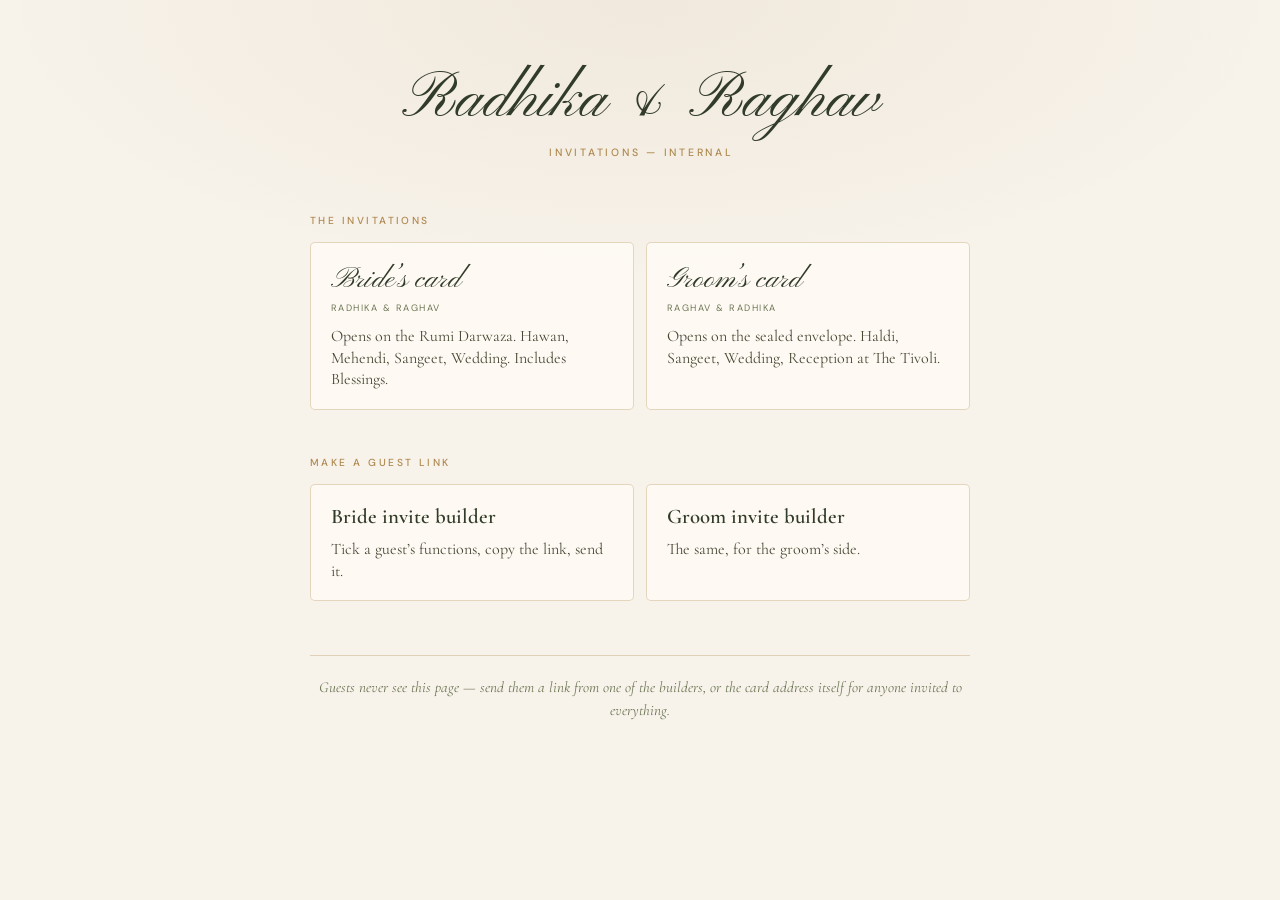
<file: index.html>
<!DOCTYPE html>
<html lang="en">
<head>
  <meta charset="UTF-8" />
  <meta name="viewport" content="width=device-width, initial-scale=1.0" />
  <!-- The way in for the family, not for guests: guests get a direct link
       to their own card. Nothing here should be indexed. -->
  <meta name="robots" content="noindex, nofollow" />
  <title>Radhika &amp; Raghav — invitations</title>

  <link rel="icon" type="image/png" sizes="32x32" href="favicon.png" />
  <link rel="apple-touch-icon" href="apple-touch-icon.png" />
  <link rel="preconnect" href="https://fonts.googleapis.com" />
  <link rel="preconnect" href="https://fonts.gstatic.com" crossorigin />
  <link href="https://fonts.googleapis.com/css2?family=Cormorant+Garamond:wght@400;500;600&family=DM+Sans:wght@400;500&family=Pinyon+Script&display=swap" rel="stylesheet" />

<style>
  :root {
    --ground: #f7f2ea;
    --deep:   #313b29;
    --ink:    #474936;
    --olive:  #6d7654;
    --gold:   #ae8950;
    --line:   rgba(174,137,80,.32);
    --sans:   "DM Sans", system-ui, -apple-system, "Segoe UI", sans-serif;
    --body:   "Cormorant Garamond", Georgia, serif;
    --script: "Pinyon Script", cursive;
  }
  * { box-sizing: border-box; }
  body {
    margin: 0;
    min-height: 100svh;
    padding: clamp(34px, 8vw, 68px) clamp(18px, 5vw, 34px) 60px;
    background:
      radial-gradient(ellipse 80% 50% at 50% 0%, rgba(174,137,80,.09), transparent 62%),
      var(--ground);
    color: var(--ink);
    font-family: var(--body);
    font-size: 17px;
    line-height: 1.5;
  }
  main { max-width: 660px; margin: 0 auto; }

  header { text-align: center; margin-bottom: clamp(30px, 6vh, 52px); }
  h1 {
    margin: 0;
    color: var(--deep);
    font-family: var(--script);
    font-weight: 400;
    font-size: clamp(2.8rem, 12vw, 4rem);
    line-height: 1.05;
  }
  .sub {
    margin: 10px 0 0;
    color: var(--gold);
    font-family: var(--sans);
    font-size: .66rem;
    font-weight: 500;
    letter-spacing: .26em;
    text-indent: .26em;
    text-transform: uppercase;
  }

  h2 {
    margin: 0 0 14px;
    color: var(--gold);
    font-family: var(--sans);
    font-size: .64rem;
    font-weight: 500;
    letter-spacing: .24em;
    text-transform: uppercase;
  }
  section + section { margin-top: clamp(30px, 5vh, 46px); }

  .grid { display: grid; gap: 12px; grid-template-columns: 1fr 1fr; }
  @media (max-width: 520px) { .grid { grid-template-columns: 1fr; } }

  .card {
    display: block;
    padding: 20px 20px 18px;
    border: 1px solid var(--line);
    border-radius: 5px;
    background: rgba(255,252,246,.8);
    text-decoration: none;
    transition: border-color .2s ease, background .2s ease, transform .2s ease;
  }
  .card:hover {
    border-color: rgba(174,137,80,.7);
    background: #fffdf9;
    transform: translateY(-2px);
  }
  .card-name {
    display: block;
    color: var(--deep);
    font-family: var(--script);
    font-size: 1.9rem;
    line-height: 1.15;
  }
  .card-what {
    display: block;
    margin-top: 4px;
    color: var(--olive);
    font-family: var(--sans);
    font-size: .58rem;
    letter-spacing: .16em;
    text-transform: uppercase;
  }
  .card-note {
    display: block;
    margin-top: 10px;
    color: var(--ink);
    font-size: 1rem;
    line-height: 1.35;
  }

  .tool .card-name { font-family: var(--body); font-size: 1.3rem; font-weight: 600; }

  footer {
    margin-top: clamp(36px, 6vh, 58px);
    padding-top: 20px;
    border-top: 1px solid var(--line);
    color: var(--olive);
    font-size: .95rem;
    font-style: italic;
    text-align: center;
  }
</style>
</head>
<body>
<main>
  <header>
    <h1>Radhika &amp; Raghav</h1>
    <p class="sub">Invitations — internal</p>
  </header>

  <section>
    <h2>The invitations</h2>
    <div class="grid">
      <a class="card" href="bride.html">
        <span class="card-name">Bride’s card</span>
        <span class="card-what">Radhika &amp; Raghav</span>
        <span class="card-note">Opens on the Rumi Darwaza. Hawan, Mehendi, Sangeet, Wedding. Includes Blessings.</span>
      </a>
      <a class="card" href="groom.html">
        <span class="card-name">Groom’s card</span>
        <span class="card-what">Raghav &amp; Radhika</span>
        <span class="card-note">Opens on the sealed envelope. Haldi, Sangeet, Wedding, Reception at The Tivoli.</span>
      </a>
    </div>
  </section>

  <section>
    <h2>Make a guest link</h2>
    <div class="grid">
      <a class="card tool" href="bride-invite-builder.html">
        <span class="card-name">Bride invite builder</span>
        <span class="card-note">Tick a guest’s functions, copy the link, send it.</span>
      </a>
      <a class="card tool" href="groom-invite-builder.html">
        <span class="card-name">Groom invite builder</span>
        <span class="card-note">The same, for the groom’s side.</span>
      </a>
    </div>
  </section>

  <footer>
    Guests never see this page — send them a link from one of the builders,
    or the card address itself for anyone invited to everything.
  </footer>
</main>
</body>
</html>
</file>
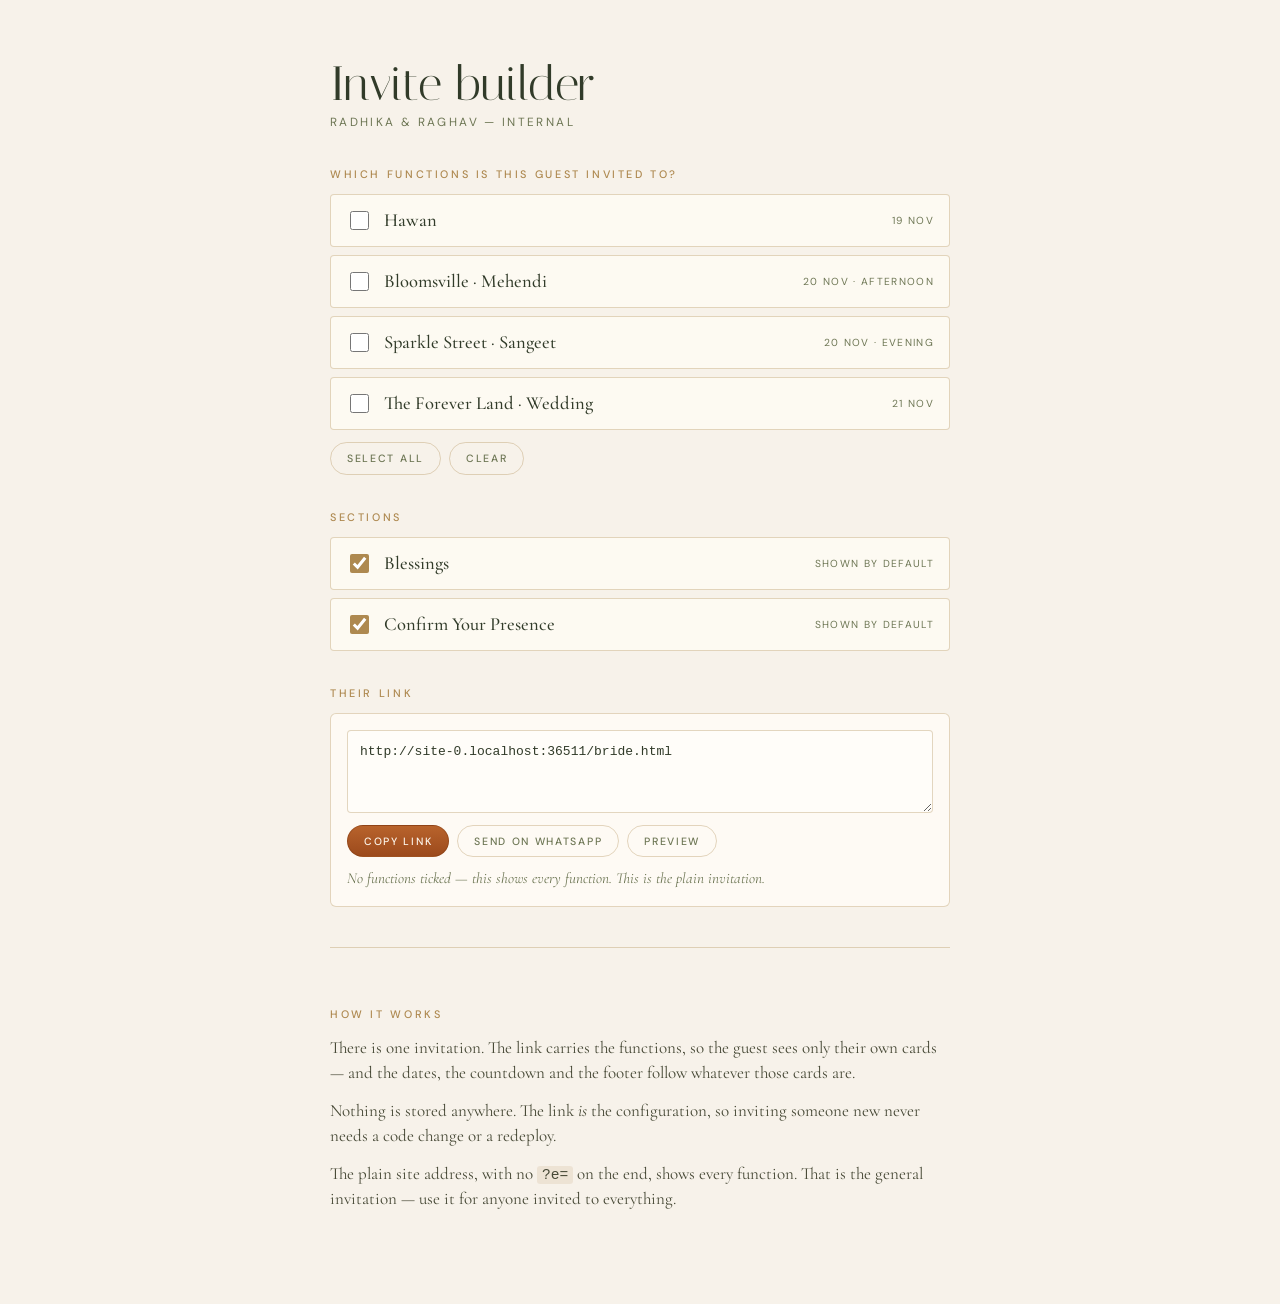
<file: bride-invite-builder.html>
<!DOCTYPE html>
<html lang="en">
<head>
  <meta charset="UTF-8" />
  <meta name="viewport" content="width=device-width, initial-scale=1.0" />
  <!-- Not for guests. Nothing links here, and this keeps it out of search
       results if anyone ever shares the URL by accident. -->
  <meta name="robots" content="noindex, nofollow" />
  <title>Invite builder — Radhika &amp; Raghav</title>

  <link rel="icon" type="image/png" sizes="32x32" href="favicon.png" />
  <link rel="preconnect" href="https://fonts.googleapis.com" />
  <link rel="preconnect" href="https://fonts.gstatic.com" crossorigin />
  <link href="https://fonts.googleapis.com/css2?family=Cormorant+Garamond:wght@400;500;600&family=DM+Sans:wght@400;500&family=Italiana&display=swap" rel="stylesheet" />

<style>
  :root {
    --ground: #f7f2ea;
    --deep:   #313b29;
    --ink:    #474936;
    --olive:  #6d7654;
    --gold:   #ae8950;
    --line:   rgba(174,137,80,.34);
    --sans:   "DM Sans", system-ui, -apple-system, "Segoe UI", sans-serif;
    --body:   "Cormorant Garamond", Georgia, serif;
  }
  * { box-sizing: border-box; }
  body {
    margin: 0;
    padding: clamp(28px, 6vw, 60px) clamp(18px, 5vw, 34px) 80px;
    background: var(--ground);
    color: var(--ink);
    font-family: var(--body);
    font-size: 17px;
    line-height: 1.5;
  }
  main { max-width: 620px; margin: 0 auto; }

  h1 {
    margin: 0 0 6px;
    color: var(--deep);
    font-family: Italiana, serif;
    font-weight: 400;
    font-size: clamp(2.2rem, 8vw, 3rem);
    line-height: 1;
  }
  .sub {
    margin: 0 0 34px;
    color: var(--olive);
    font-family: var(--sans);
    font-size: .74rem;
    letter-spacing: .2em;
    text-transform: uppercase;
  }
  h2 {
    margin: 34px 0 12px;
    color: var(--gold);
    font-family: var(--sans);
    font-size: .68rem;
    font-weight: 500;
    letter-spacing: .24em;
    text-transform: uppercase;
  }

  /* ── the function list ── */
  .events { display: grid; gap: 8px; }
  .evt {
    display: flex;
    align-items: center;
    gap: 12px;
    padding: 13px 15px;
    border: 1px solid var(--line);
    border-radius: 4px;
    background: rgba(255,252,246,.72);
    cursor: pointer;
    transition: border-color .18s ease, background .18s ease;
  }
  .evt:hover { border-color: rgba(174,137,80,.7); background: #fffdf9; }
  .evt input { width: 19px; height: 19px; accent-color: var(--gold); cursor: pointer; flex: none; }
  .evt-name { flex: 1; color: var(--deep); font-size: 1.16rem; font-weight: 500; line-height: 1.15; }
  .evt-when {
    color: var(--olive);
    font-family: var(--sans);
    font-size: .64rem;
    letter-spacing: .13em;
    text-transform: uppercase;
    text-align: right;
    white-space: nowrap;
  }

  .row { display: flex; flex-wrap: wrap; gap: 8px; margin-top: 12px; }
  button {
    padding: .55rem 1rem;
    border: 1px solid var(--line);
    border-radius: 999px;
    background: transparent;
    color: var(--olive);
    font-family: var(--sans);
    font-size: .66rem;
    font-weight: 500;
    letter-spacing: .16em;
    text-transform: uppercase;
    cursor: pointer;
    transition: background .18s ease, border-color .18s ease;
  }
  button:hover { background: rgba(174,137,80,.1); border-color: rgba(174,137,80,.6); }

  /* ── the result ── */
  .out {
    margin-top: 10px;
    padding: 16px;
    border: 1px solid var(--line);
    border-radius: 6px;
    background: rgba(255,252,246,.85);
  }
  .link {
    display: block;
    width: 100%;
    padding: 12px;
    border: 1px solid var(--line);
    border-radius: 4px;
    background: #fffdf9;
    color: var(--deep);
    font-family: ui-monospace, SFMono-Regular, Menlo, Consolas, monospace;
    font-size: 13px;
    line-height: 1.45;
    word-break: break-all;
    resize: vertical;
    min-height: 76px;
  }
  .actions { display: flex; flex-wrap: wrap; gap: 8px; margin-top: 12px; }
  .primary {
    border-color: rgba(124,56,15,.4);
    background: linear-gradient(180deg, #b8632c, #9c4a1c);
    color: #fdf6ec;
  }
  .primary:hover { filter: brightness(1.07); background: linear-gradient(180deg, #b8632c, #9c4a1c); }
  .note {
    margin: 10px 0 0;
    color: var(--olive);
    font-size: .95rem;
    font-style: italic;
  }
  .warn { color: #a4213c; font-style: normal; }
  code {
    padding: 1px 5px;
    border-radius: 3px;
    background: rgba(174,137,80,.14);
    font-family: ui-monospace, SFMono-Regular, Menlo, Consolas, monospace;
    font-size: .86em;
  }
  .how { margin-top: 40px; padding-top: 24px; border-top: 1px solid var(--line); }
  .how p { margin: 0 0 12px; }
</style>
</head>
<body>
<main>
  <h1>Invite builder</h1>
  <p class="sub">Radhika &amp; Raghav — internal</p>

  <h2>Which functions is this guest invited to?</h2>
  <div class="events" id="events"></div>
  <div class="row">
    <button type="button" id="all">Select all</button>
    <button type="button" id="none">Clear</button>
  </div>

  <h2>Sections</h2>
  <div class="events">
    <label class="evt">
      <input type="checkbox" id="blessings" checked />
      <span class="evt-name">Blessings</span>
      <span class="evt-when">Shown by default</span>
    </label>
    <label class="evt">
      <input type="checkbox" id="attendance" checked />
      <span class="evt-name">Confirm Your Presence</span>
      <span class="evt-when">Shown by default</span>
    </label>
  </div>

  <h2>Their link</h2>
  <div class="out">
    <textarea class="link" id="link" readonly rows="3"></textarea>
    <div class="actions">
      <button type="button" class="primary" id="copy">Copy link</button>
      <button type="button" id="wa">Send on WhatsApp</button>
      <button type="button" id="open">Preview</button>
    </div>
    <p class="note" id="note"></p>
  </div>

  <div class="how">
    <h2>How it works</h2>
    <p>There is one invitation. The link carries the functions, so the guest
       sees only their own cards — and the dates, the countdown and the
       footer follow whatever those cards are.</p>
    <p>Nothing is stored anywhere. The link <em>is</em> the configuration, so
       inviting someone new never needs a code change or a redeploy.</p>
    <p>The plain site address, with no <code>?e=</code> on the end, shows every
       function. That is the general invitation — use it for anyone invited to
       everything.</p>
  </div>
</main>

<script>
/* Kept deliberately in step with CONFIG.events in script.js. The ids are
   what a link carries, so renaming one here without renaming it there
   breaks every link already sent. */
const EVENTS = [
  { id: 'hawan',     name: 'Hawan',                      when: '19 Nov' },
  { id: 'mehendi',   name: 'Bloomsville · Mehendi',      when: '20 Nov · afternoon' },
  { id: 'sangeet',   name: 'Sparkle Street · Sangeet',   when: '20 Nov · evening' },
  { id: 'wedding',   name: 'The Forever Land · Wedding', when: '21 Nov' },
];

const SITE = new URL('bride.html', location.href).href;

const host = document.getElementById('events');
const out  = document.getElementById('link');
const note = document.getElementById('note');

EVENTS.forEach((e) => {
  const l = document.createElement('label');
  l.className = 'evt';
  l.innerHTML = '<input type="checkbox" value="' + e.id + '" />'
              + '<span class="evt-name"></span>'
              + '<span class="evt-when"></span>';
  l.querySelector('.evt-name').textContent = e.name;
  l.querySelector('.evt-when').textContent = e.when;
  host.appendChild(l);
});

const boxes = () => [...host.querySelectorAll('input')];
const chosen = () => boxes().filter(b => b.checked).map(b => b.value);

function build() {
  const picked = chosen();
  const blessings = document.getElementById('blessings').checked;
  const attendance = document.getElementById('attendance').checked;
  const params = [];
  let msg;

  /* Everything ticked is the same link as nothing ticked — the plain
     invitation — so neither adds a list. Only a real subset does. */
  if (!picked.length) {
    msg = 'No functions ticked — this shows every function.';
  } else if (picked.length === EVENTS.length) {
    msg = 'Every function ticked, so no list is needed.';
  } else {
    params.push('e=' + picked.join(','));
    msg = picked.length + ' of ' + EVENTS.length + ' functions. This guest sees only those cards.';
  }

  /* Blessings show unless the link says otherwise, so only the OFF case
     needs a parameter. */
  if (!blessings) {
    params.push('b=0');
    msg += ' Blessings hidden.';
  }

  /* Confirm Your Presence shows unless the link says otherwise, so only
     the OFF case needs a parameter. */
  if (!attendance) {
    params.push('a=0');
    msg += ' Confirm Your Presence hidden.';
  }

  const url = SITE + (params.length ? '?' + params.join('&') : '');
  out.value = url;
  note.textContent = params.length ? msg : msg + ' This is the plain invitation.';
  note.className = 'note';
  return url;
}

host.addEventListener('change', build);
document.getElementById('blessings').addEventListener('change', build);
document.getElementById('attendance').addEventListener('change', build);
document.getElementById('all').addEventListener('click', () => { boxes().forEach(b => b.checked = true); build(); });
document.getElementById('none').addEventListener('click', () => { boxes().forEach(b => b.checked = false); build(); });

document.getElementById('copy').addEventListener('click', async () => {
  const url = build();
  try {
    await navigator.clipboard.writeText(url);
    note.textContent = 'Copied.';
  } catch (err) {
    /* clipboard is blocked outside a secure context — select it instead
       so the link can still be copied by hand */
    out.select();
    note.textContent = 'Could not copy automatically — the link is selected, press Ctrl+C.';
    note.className = 'note warn';
  }
});

document.getElementById('wa').addEventListener('click', () => {
  const url = build();
  const text = 'With joyous hearts, we invite you to celebrate with us.\n\n' + url;
  window.open('https://wa.me/?text=' + encodeURIComponent(text), '_blank', 'noopener');
});

document.getElementById('open').addEventListener('click', () => {
  window.open(build(), '_blank', 'noopener');
});

build();
</script>
</body>
</html>
</file>
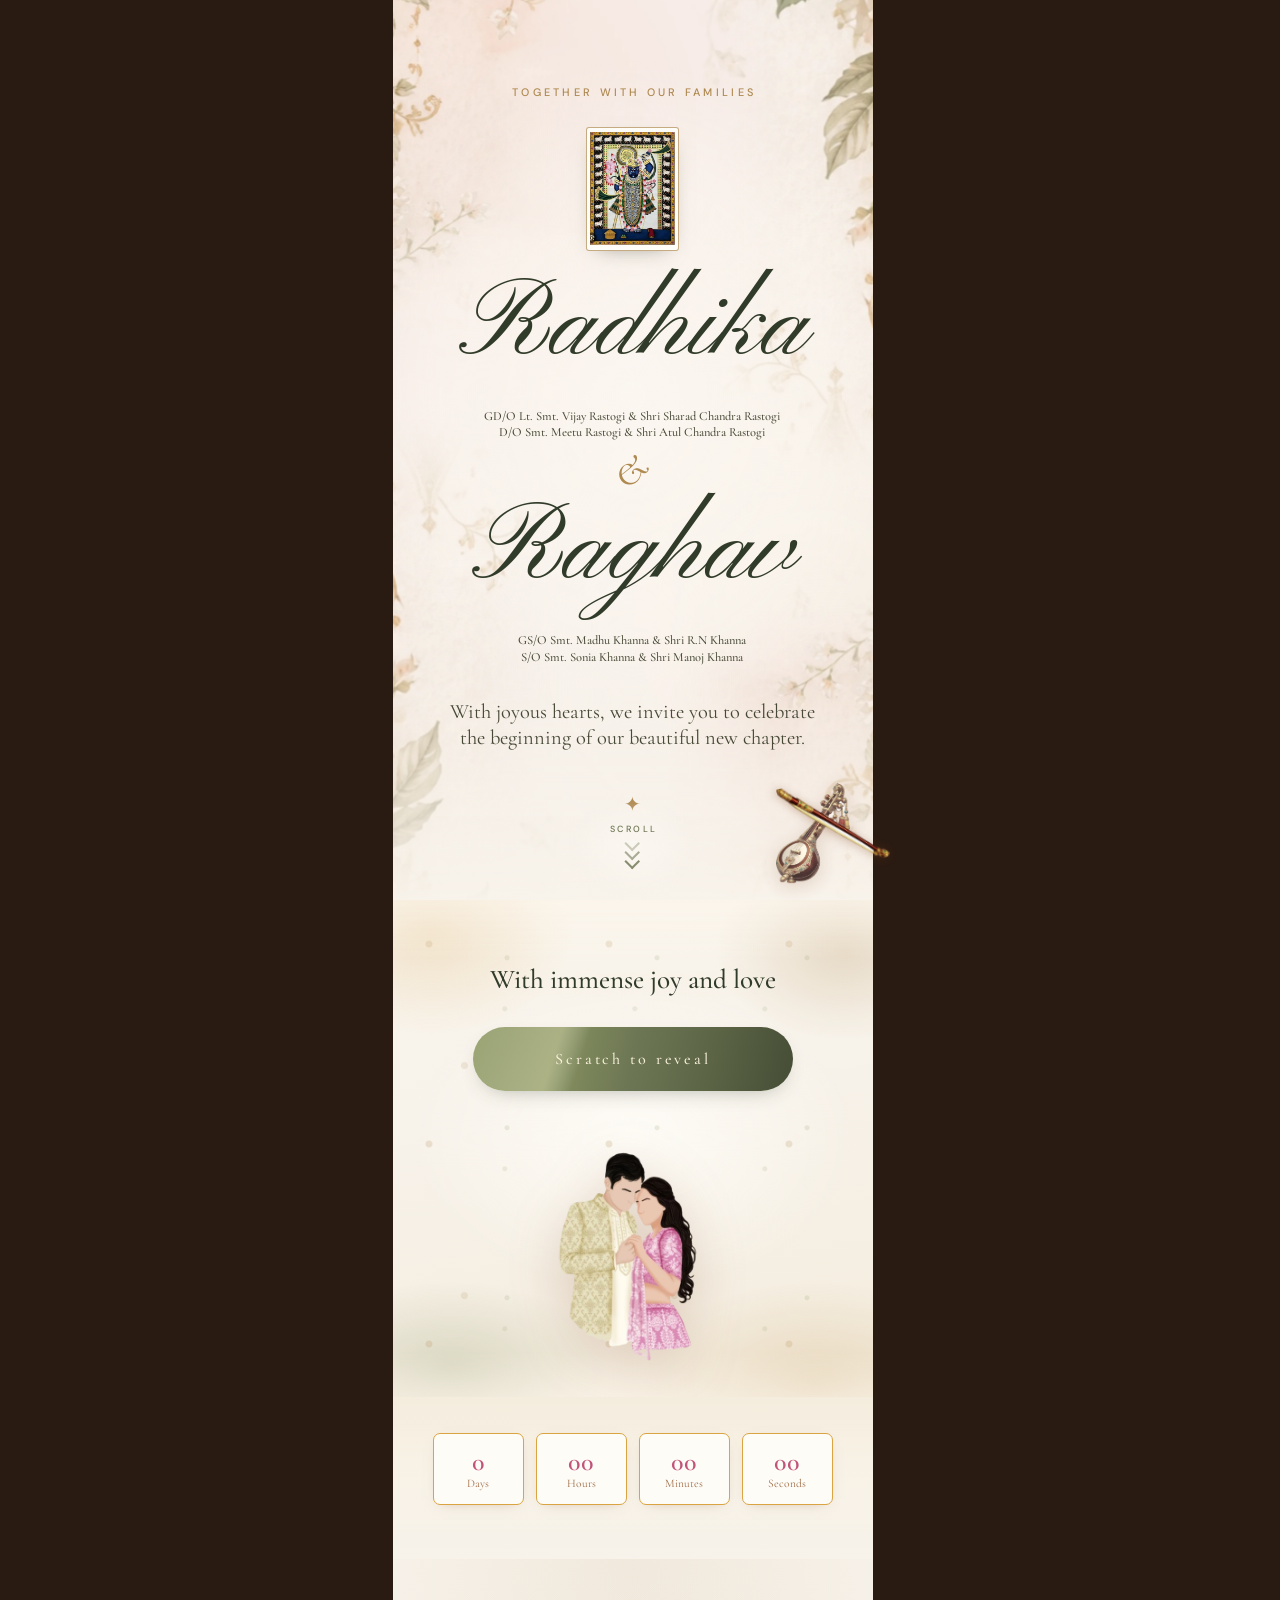
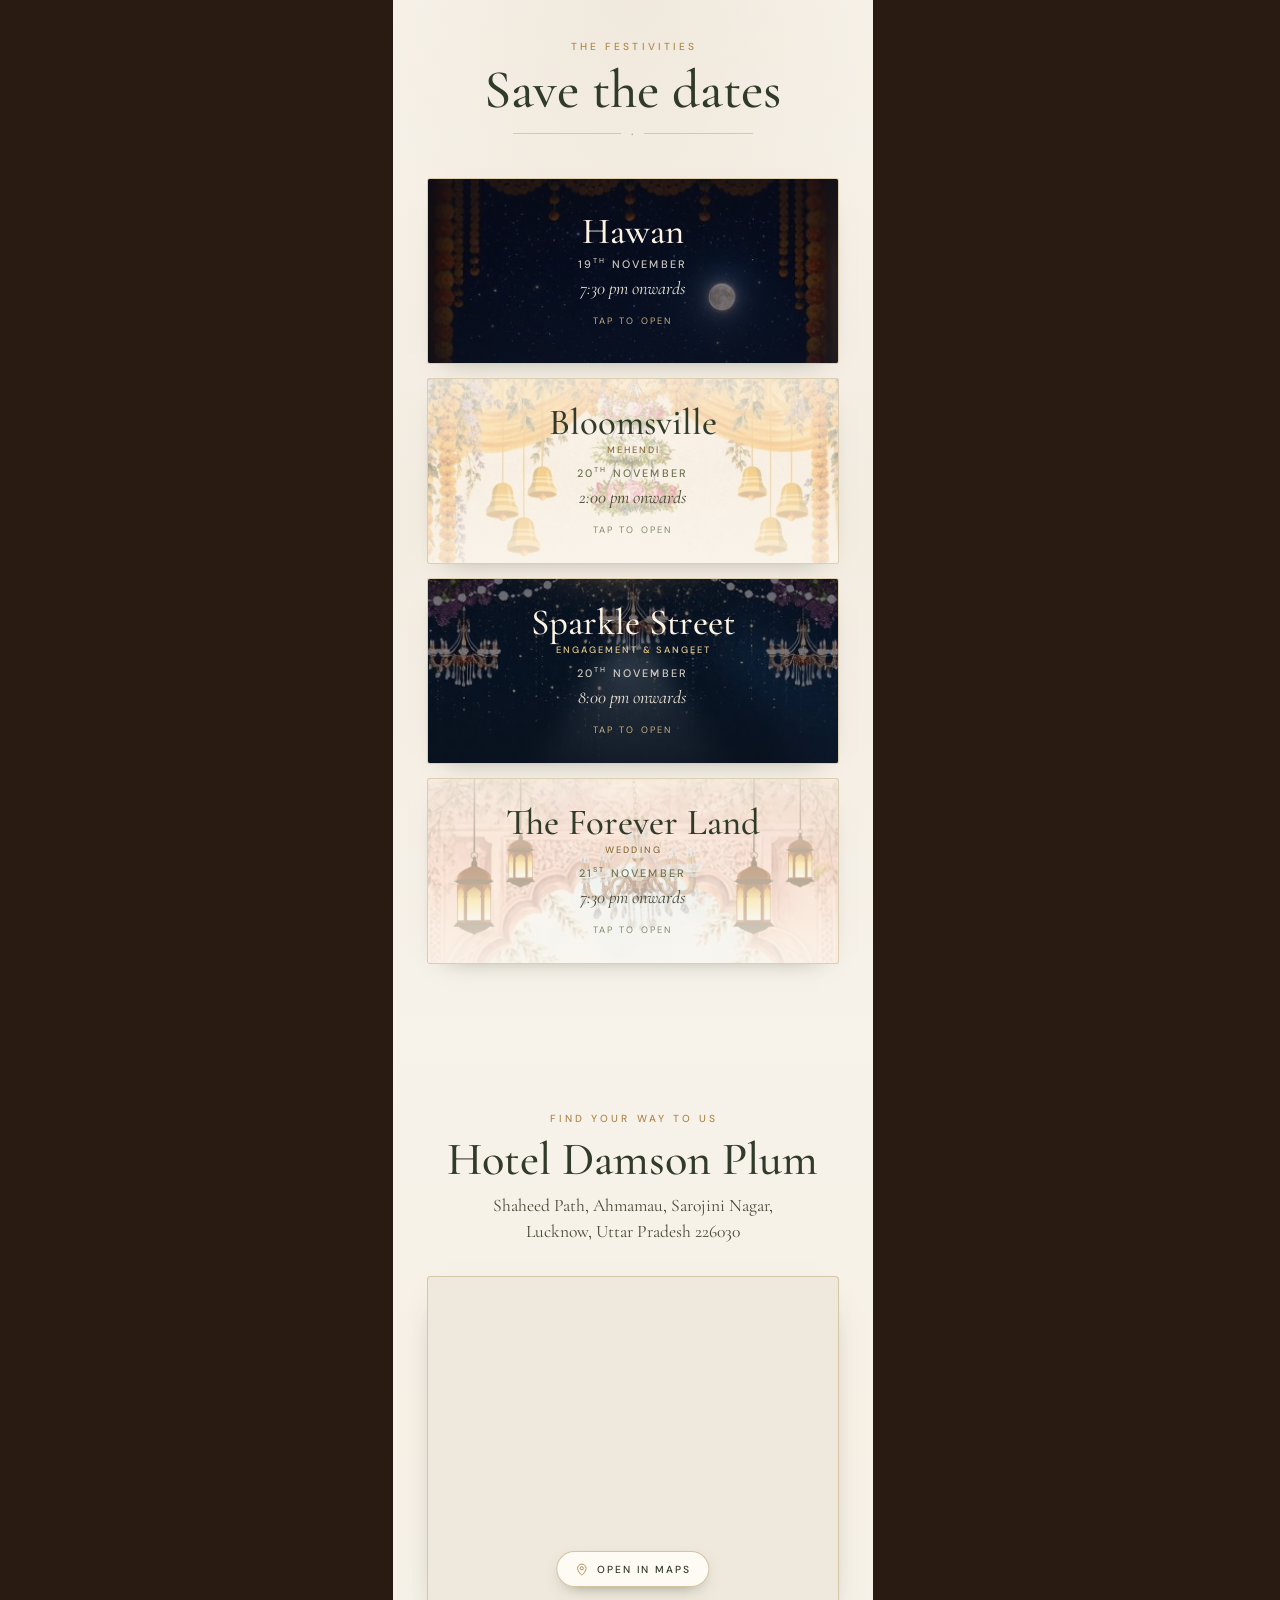
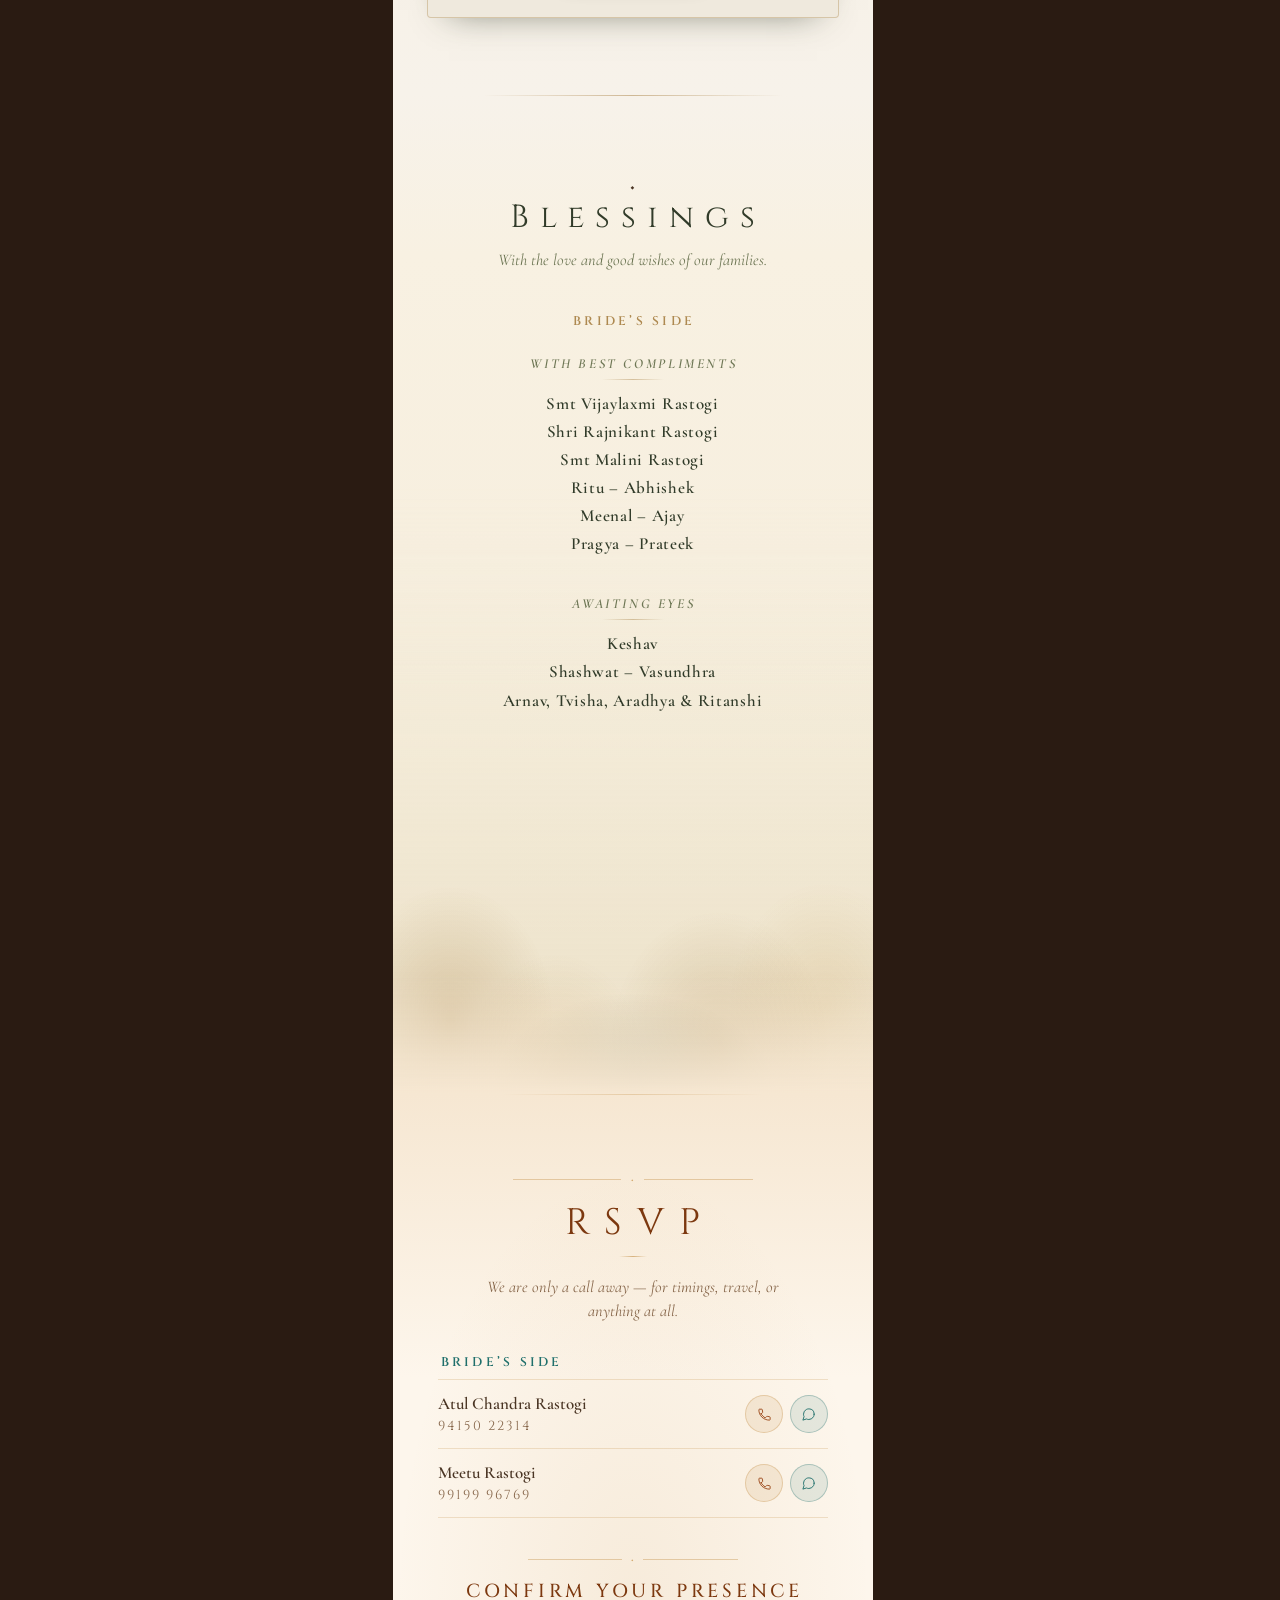
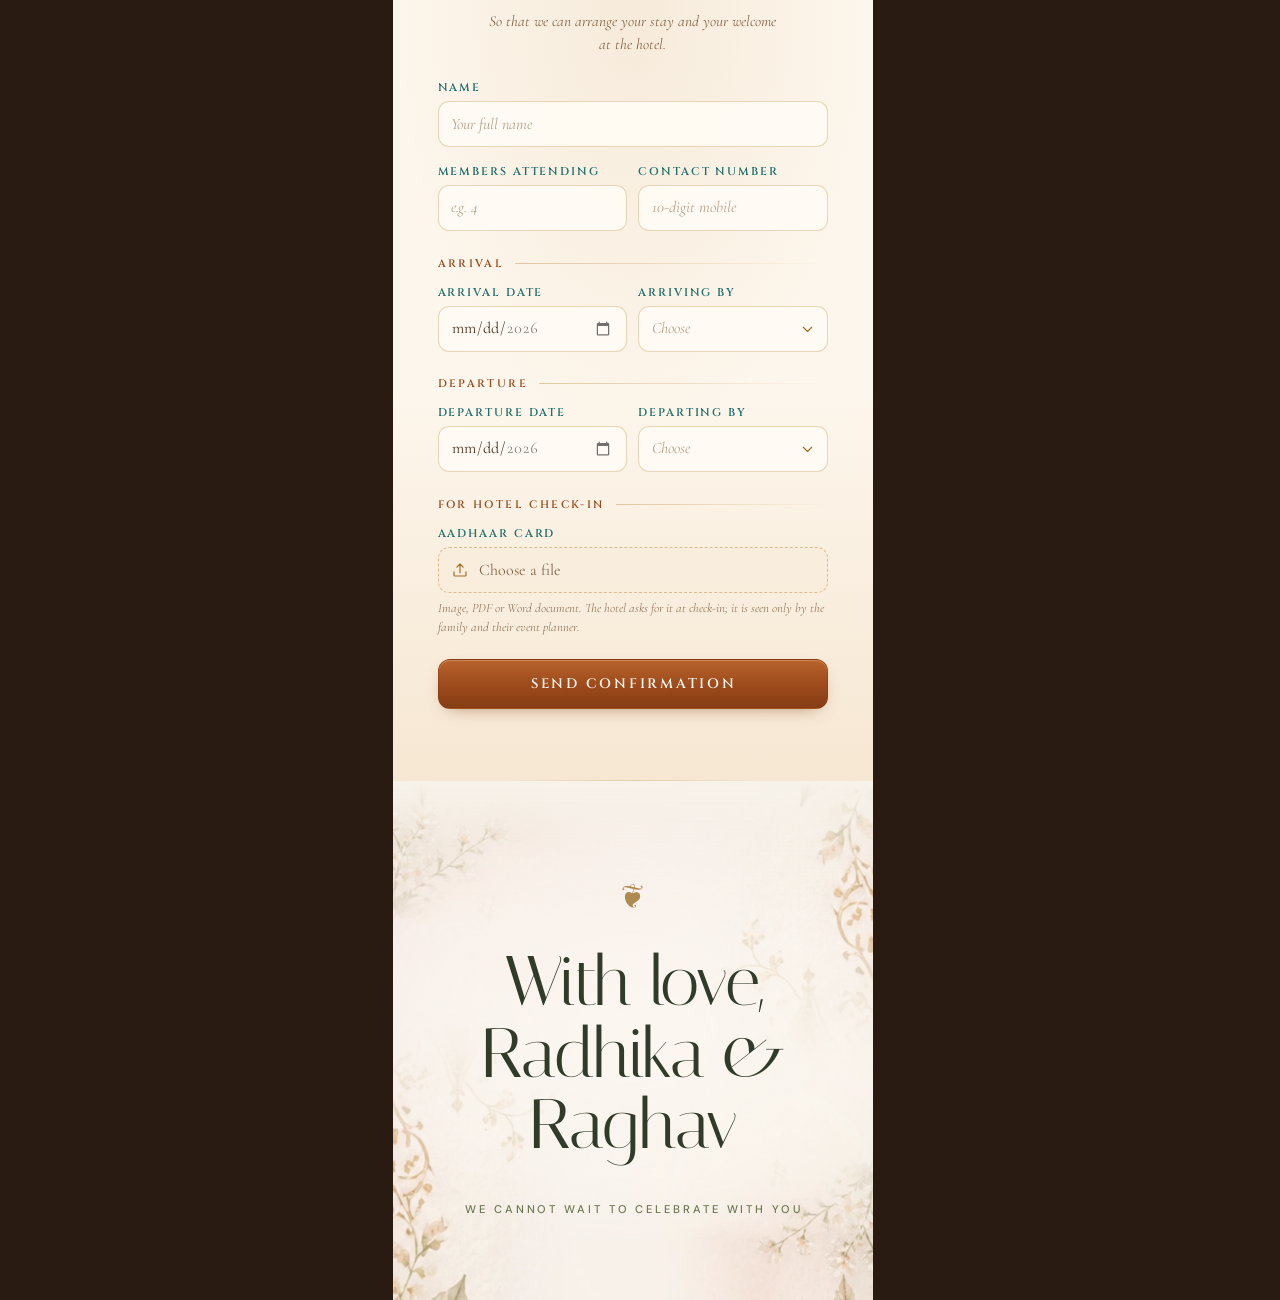
<file: bride.html>
<!DOCTYPE html>
<html lang="en" data-invite-side="bride">
<head>
  <meta charset="UTF-8" />
  <meta name="viewport" content="width=device-width, initial-scale=1.0, viewport-fit=cover, maximum-scale=1" />
  <meta name="color-scheme" content="only light" />
  <meta name="theme-color" content="#f6ead9" />
  <title>Radhika &amp; Raghav — Hotel Damson Plum, Lucknow</title>

  <meta name="description" content="" />

  <!-- Share card for WhatsApp, iMessage and the rest.
       og:url and og:image MUST be absolute — a relative path here is the
       usual reason a shared link comes through with no picture. Change the
       host below if the invitation ever moves off GitHub Pages. -->
  <meta property="og:type" content="website" />
  <meta property="og:site_name" content="Radhika &amp; Raghav" />
  <meta property="og:title" content="Radhika &amp; Raghav — Wedding Invitation" />
  <meta property="og:description" content="" />
  <meta property="og:url" content="https://manmeetsingh28603.github.io/WeddingCardWebsite/" />
  <meta property="og:image" content="https://manmeetsingh28603.github.io/WeddingCardWebsite/assets/og/og2.jpg" />
  <meta property="og:image:type" content="image/jpeg" />
  <meta property="og:image:width" content="1200" />
  <meta property="og:image:height" content="629" />
  <meta property="og:image:alt" content="Radhika &amp; Raghav — Hotel Damson Plum, Lucknow" />
  <meta name="twitter:card" content="summary_large_image" />
  <meta name="twitter:title" content="Radhika &amp; Raghav — Wedding Invitation" />
  <meta name="twitter:description" content="" />
  <meta name="twitter:image" content="https://manmeetsingh28603.github.io/WeddingCardWebsite/assets/og/og2.jpg" />

  <link rel="icon" type="image/png" sizes="32x32" href="favicon.png" />
  <link rel="apple-touch-icon" href="apple-touch-icon.png" />

  <!-- Italiana = the couple's names · Cinzel = display caps ·
       Cormorant Garamond = body · DM Sans = eyebrows and small caps ·
       Pinyon Script = script accents -->
  <link rel="preconnect" href="https://fonts.googleapis.com" />
  <link rel="preconnect" href="https://fonts.gstatic.com" crossorigin />
  <link href="https://fonts.googleapis.com/css2?family=Cinzel:wght@400;500;600;700&family=Cormorant+Garamond:ital,wght@0,300;0,400;0,500;0,600;0,700;1,400;1,600&family=DM+Sans:wght@400;500&family=Italiana&family=Pinyon+Script&display=swap" rel="stylesheet" />

  <link rel="preload" as="image" href="assets/hero/opening_poster.webp" fetchpriority="high" />
  <!-- The ground of the card the gate opens onto — wanted the moment the
       film ends, so it is fetched while the film is still playing. -->
  <link rel="preload" as="image" href="assets/hero/floral_frame.webp" />
  <link rel="stylesheet" href="style.css" />
</head>
<body>

<!-- ============================================================
     Ornament library. The original invitation used bespoke painted
     artwork for the arch, the cartouche and the rules; those files
     were not supplied, so the shapes are drawn here instead and
     tinted by CSS. Swap a <use> for an <img> if artwork arrives.
     ============================================================ -->
<svg width="0" height="0" aria-hidden="true" focusable="false" style="position:absolute">
  <defs>
<!-- cusped cartouche behind each countdown number -->
    <symbol id="orn-cartouche" viewBox="0 0 150 200">
      <path d="M75 4c6 8 14 12 24 13-6 7-6 14-1 20 14 2 26 8 33 18 8 11 11 24 11 42v56c0 18-3 31-11 42-7 10-19 16-33 18 5 6 5 13 1 20-10 1-18 5-24 13-6-8-14-12-24-13-4-7-4-14 1-20-14-2-26-8-33-18-8-11-11-24-11-42v-56c0-18 3-31 11-42 7-10 19-16 33-18-5-6-5-13-1-20 10-1 18-5 24-13z"
            fill="rgba(255,252,246,.82)" stroke="currentColor" stroke-width="2"/>
      <path d="M75 18c5 6 11 9 19 10-4 5-4 11 0 16 12 2 21 7 27 15 7 9 9 20 9 36v50c0 16-2 27-9 36-6 8-15 13-27 15 4 5 4 11 0 16-8 1-14 4-19 10-5-6-11-9-19-10-4-5-4-11 0-16-12-2-21-7-27-15-7-9-9-20-9-36v-50c0-16 2-27 9-36 6-8 15-13 27-15-4-5-4-11 0-16 8-1 14-4 19-10z"
            fill="none" stroke="currentColor" stroke-width=".9" opacity=".55"/>
    </symbol>

<!-- phone / whatsapp glyphs for RSVP -->
    <symbol id="ic-phone" viewBox="0 0 24 24">
      <path d="M6.6 10.8c1.4 2.8 3.8 5.1 6.6 6.6l2.2-2.2c.27-.27.67-.36 1.02-.24 1.12.37 2.32.57 3.58.57.55 0 1 .45 1 1V20c0 .55-.45 1-1 1C10.29 21 3 13.71 3 4.5c0-.55.45-1 1-1H7.5c.55 0 1 .45 1 1 0 1.26.2 2.46.57 3.57.12.36.03.76-.24 1.02L6.6 10.8z"
            fill="none" stroke="currentColor" stroke-width="1.5" stroke-linecap="round" stroke-linejoin="round"/>
    </symbol>
    <symbol id="ic-wa" viewBox="0 0 24 24">
      <path d="M21 11.5a8.38 8.38 0 0 1-.9 3.8 8.5 8.5 0 0 1-7.6 4.7 8.38 8.38 0 0 1-3.8-.9L3 21l1.9-5.7a8.38 8.38 0 0 1-.9-3.8 8.5 8.5 0 0 1 4.7-7.6 8.38 8.38 0 0 1 3.8-.9h.5a8.48 8.48 0 0 1 8 8v.5z"
            fill="none" stroke="currentColor" stroke-width="1.5" stroke-linecap="round" stroke-linejoin="round"/>
    </symbol>

    <!-- map pin / upload / tick, for the attendance form -->
    <symbol id="ic-pin" viewBox="0 0 24 24">
      <path d="M12 21.2s6.8-5.7 6.8-11a6.8 6.8 0 1 0-13.6 0c0 5.3 6.8 11 6.8 11z"
            fill="none" stroke="currentColor" stroke-width="1.5" stroke-linejoin="round"/>
      <circle cx="12" cy="10.1" r="2.5" fill="none" stroke="currentColor" stroke-width="1.5"/>
    </symbol>
    <symbol id="ic-upload" viewBox="0 0 24 24">
      <path d="M12 15.5V4m0 0L7.8 8.2M12 4l4.2 4.2M4 14.5v4A1.5 1.5 0 0 0 5.5 20h13a1.5 1.5 0 0 0 1.5-1.5v-4"
            fill="none" stroke="currentColor" stroke-width="1.5" stroke-linecap="round" stroke-linejoin="round"/>
    </symbol>
    <symbol id="ic-check" viewBox="0 0 24 24">
      <path d="M4.8 12.6 9.6 17.4 19.2 6.8"
            fill="none" stroke="currentColor" stroke-width="1.9" stroke-linecap="round" stroke-linejoin="round"/>
    </symbol>
  </defs>
</svg>


<div id="device-frame">

  <!-- ============================================================
       Intro — tap-to-begin gate.
       The Rumi Darwaza film is the gate: it opens on the closed doors
       and ends on Hotel Damson Plum revealed through them, which is the
       hand-off to the hero. The tap plays it through and starts the
       score under it.
       Unlike the envelope card this replaced, the film carries NO
       wording of its own, so the prompt below is the only thing telling
       a guest to tap — it is not decoration, do not drop it.
       ============================================================ -->
  <div class="intro-screen is-active" id="introScreen" role="button" tabindex="0"
       aria-label="Tap to begin celebration">
    <div class="intro-paper" aria-hidden="true"></div>
    <video class="intro-film" id="introVideo"
           src="assets/video/opening.mp4"
           poster="assets/hero/opening_poster.webp"
           muted playsinline webkit-playsinline preload="auto"
           disablepictureinpicture aria-hidden="true"></video>
    <div class="intro-scrim" aria-hidden="true"></div>
    <div class="intro-prompt" id="introPrompt" aria-hidden="true">
      <span class="intro-prompt-rule"></span>
      <span class="intro-prompt-text" id="introPromptText">Tap to begin celebration</span>
      <span class="intro-prompt-rule"></span>
    </div>
  </div>
  <div class="ivory-dissolve" id="ivoryDissolve" aria-hidden="true"></div>


  <!-- ============================================================
       Hero — the invitation card itself.

       The floral ground is assets/hero/floral_frame.webp, re-composed
       from the supplied background.png: that original is landscape 2:1
       with its artwork only on the left 31% and right 19%, so cover-
       fitting it to a phone showed nothing but the empty middle. The
       two bands were cut out and rebuilt as a portrait frame — see the
       README before replacing it.
       ============================================================ -->
  <section class="hero-screen" id="hero" aria-label="Wedding invitation">
    <div class="hero-frame" aria-hidden="true"></div>
    <div class="hero-veil" aria-hidden="true"></div>

    <div class="hero-content">
      <p class="hero-eyebrow" data-hero-eyebrow>Together with our families</p>
      <span class="hero-mark" aria-hidden="true" data-hero-mark>&#2384;</span>

      <h1 class="hero-names">
        <span class="hero-person" data-person="bride"><span class="hero-name" data-bride-name>Radhika</span><span class="hero-lineage" data-bride-lineage></span></span>
        <span class="hero-amp" aria-hidden="true">&amp;</span>
        <span class="hero-person" data-person="groom"><span class="hero-name" data-groom-name>Raghav</span><span class="hero-lineage" data-groom-lineage></span></span>
      </h1>

      <p class="hero-invite" data-hero-invite></p>
      <p class="hero-dates" data-hero-dates></p>
      <span class="hero-sparkle" aria-hidden="true">&#10022;</span>
    </div>

    <div class="scroll-cue" aria-hidden="true">
      <span class="scroll-cue-label">Scroll</span>
      <span class="scroll-arrows"><i></i><i></i><i></i></span>
    </div>
  </section>


  <!-- ============================================================
       Scratch to reveal — a wide gilt bar rather than the oval it
       used to be. Grains fly off under the finger and a shower of
       blossom follows once ~45% is cleared.
       ============================================================ -->
  <section class="scratch-section" id="scratchSection" aria-label="Scratch to reveal the wedding dates">
    <canvas class="petal-canvas" id="petalCanvas" aria-hidden="true"></canvas>
    <canvas class="sand-canvas" id="sandCanvas" aria-hidden="true"></canvas>

    <div class="scratch-card">
      <p class="scratch-heading" data-scratch-heading>With immense joy and love</p>

      <div class="scratch-bar" id="scratchFrameWrap">
        <div class="scratch-reveal" id="scratchReveal" aria-live="polite">
          <p class="scratch-date-num" data-date-num>19 &ndash; 21</p>
          <p class="scratch-date-month" data-date-month>November 2026</p>
        </div>

        <canvas class="scratch-canvas" id="scratchCanvas"
                aria-label="Scratch here to reveal the wedding dates"></canvas>

        <!-- No HTML prompt over the bar: "Scratch to reveal" is painted
             into the foil itself by drawFoil(), so it wears away with the
             gilt instead of floating above it. The canvas carries the
             accessible name. -->
        <div class="scratch-glint" id="scratchGlint" aria-hidden="true"></div>
      </div>

      <img class="scratch-couple" src="assets/scratch/couple.webp" alt=""
           draggable="false" loading="lazy" decoding="async"
           onerror="this.style.display='none'" />

      <p class="scratch-hashtag" id="scratchHashtag" data-hashtag></p>
    </div>
  </section>


  <!-- ============================================================
       Countdown. A compact strip of four boxes rather than the
       full-height panel it used to be — it sits between the scratch
       card and the cards now, so it has to read as part of that flow
       and not as a screen of its own.
       ============================================================ -->
  <section class="countdown-section" id="countdown" aria-label="Countdown to the celebration">
    <div class="countdown-grid">
      <div class="cd-box countdown-reveal" style="--countdown-delay:80ms">
        <span class="cd-num" data-unit="days">0</span><span class="cd-label">Days</span>
      </div>
      <div class="cd-box countdown-reveal" style="--countdown-delay:170ms">
        <span class="cd-num" data-unit="hours">00</span><span class="cd-label">Hours</span>
      </div>
      <div class="cd-box countdown-reveal" style="--countdown-delay:260ms">
        <span class="cd-num" data-unit="minutes">00</span><span class="cd-label">Minutes</span>
      </div>
      <div class="cd-box countdown-reveal" style="--countdown-delay:350ms">
        <span class="cd-num" data-unit="seconds">00</span><span class="cd-label">Seconds</span>
      </div>
    </div>
  </section>


  <!-- ============================================================
       Save the dates — one card per function, built from
       CONFIG.events. Tapping a card expands it in place into a full
       invitation; see initEventCards() for the FLIP.
       ============================================================ -->
  <section class="schedule" id="events" aria-label="Wedding events">
    <p class="sch-kicker">The festivities</p>
    <h2 class="sch-title">Save the dates</h2>
    <div class="sch-rule" aria-hidden="true">
      <span class="sch-rule-line"></span><span class="sch-rule-diamond">&#9670;</span><span class="sch-rule-line"></span>
    </div>
    <div class="events-grid" id="eventsGrid"></div>
  </section>


  <!-- ============================================================
       Where the celebration is. The embed is Google's keyless
       ?output=embed form, so nothing here needs an API key.
       ============================================================ -->
  <section class="venue" id="venue" aria-label="Venue and directions">
    <div class="venue-inner">
      <p class="venue-kicker" data-venue-kicker>Find your way to us</p>
      <h2 class="venue-name" data-venue-name>Hotel Damson Plum</h2>
      <p class="venue-address" data-venue-address></p>

      <div class="venue-map">
        <iframe class="venue-map-frame" id="venueMapFrame"
                title="Map showing Hotel Damson Plum, Lucknow"
                loading="lazy" referrerpolicy="no-referrer-when-downgrade"
                allowfullscreen></iframe>
        <a class="venue-open" id="venueOpen" target="_blank" rel="noopener noreferrer">
          <svg aria-hidden="true"><use href="#ic-pin"/></svg>
          <span>Open in Maps</span>
        </a>
      </div>
    </div>
  </section>


  <!-- ============================================================
       Blessings — one page per side, built from CONFIG.blessings.
       ============================================================ -->
  <section class="blessings" id="blessings" aria-label="Blessings"></section>


  <!-- ============================================================
       RSVP — call / WhatsApp from CONFIG.rsvp, the venue on a map,
       and the attendance form.
       ============================================================ -->
  <section class="rsvp" id="rsvp" aria-label="RSVP">
    <div class="rsvp-inner">
      <div class="rsvp-rule" aria-hidden="true">
        <span class="rsvp-rule-line"></span><span class="rsvp-rule-diamond">&#9670;</span><span class="rsvp-rule-line"></span>
      </div>
      <h2 class="rsvp-heading">RSVP</h2>
      <div class="rsvp-sub-rule" aria-hidden="true"></div>
      <p class="rsvp-note">We are only a call away &mdash; for timings, travel, or anything at all.</p>
      <div id="rsvpLists"></div>

      <!-- A plain anchor, with the real URL in the markup: the venue has to
           be findable even if script.js never runs. -->
      <!-- The map button that used to sit here is gone. The Venue section
           above carries the address and the embed now, and two ways to
           open the same place a screen apart is one too many. -->


      <!-- ========================================================
           Attendance form. Posts to the Apps Script web app named in
           CONFIG.attendance.endpoint, which files the upload in Drive
           and appends a row to the Google Sheet the hosts share with
           their planner. Setup: apps-script/SETUP.md.
           ======================================================== -->
      <div class="attend" id="attend">
        <div class="attend-rule" aria-hidden="true">
          <span class="rsvp-rule-line"></span><span class="rsvp-rule-diamond">&#9670;</span><span class="rsvp-rule-line"></span>
        </div>
        <h3 class="attend-title">Confirm Your Presence</h3>
        <p class="attend-note">So that we can arrange your stay and your welcome at the hotel.</p>

        <form class="attend-form" id="attendForm" novalidate>

          <div class="af-field">
            <label class="af-label" for="afName">Name</label>
            <input class="af-input" id="afName" name="name" type="text"
                   autocomplete="name" maxlength="80" placeholder="Your full name" required />
            <p class="af-error" data-error-for="afName"></p>
          </div>

          <div class="af-row">
            <div class="af-field">
              <label class="af-label" for="afMembers">Members attending</label>
              <input class="af-input" id="afMembers" name="members" type="number"
                     inputmode="numeric" min="1" max="30" step="1" placeholder="e.g. 4" required />
              <p class="af-error" data-error-for="afMembers"></p>
            </div>
            <div class="af-field">
              <label class="af-label" for="afPhone">Contact number</label>
              <input class="af-input" id="afPhone" name="phone" type="tel"
                     inputmode="tel" autocomplete="tel" maxlength="20"
                     placeholder="10-digit mobile" required />
              <p class="af-error" data-error-for="afPhone"></p>
            </div>
          </div>

          <!-- ── Arrival ─────────────────────────────────────── -->
          <p class="af-group">Arrival</p>

          <div class="af-row">
            <div class="af-field">
              <label class="af-label" for="afArrive">Arrival date</label>
              <input class="af-input af-date" id="afArrive" name="arrive" type="date" required />
              <p class="af-error" data-error-for="afArrive"></p>
            </div>
            <div class="af-field">
              <label class="af-label" for="afArriveBy">Arriving by</label>
              <div class="af-select-wrap">
                <!-- options come from CONFIG.attendance.travelModes -->
                <select class="af-input af-select" id="afArriveBy" name="arriveBy" required>
                  <option value="" selected disabled>Choose</option>
                </select>
                <svg class="af-caret" viewBox="0 0 24 24" aria-hidden="true">
                  <path d="M6 9.5 12 15.5 18 9.5" fill="none" stroke="currentColor"
                        stroke-width="1.6" stroke-linecap="round" stroke-linejoin="round"/>
                </svg>
              </div>
              <p class="af-error" data-error-for="afArriveBy"></p>
            </div>
          </div>

          <!-- Hidden until a mode that HAS a ticket is picked — see
               CONFIG.attendance.ticketlessModes. Optional throughout: plenty
               of guests reply before they have booked. -->
          <div class="af-field" id="afArriveTicketField" hidden>
            <label class="af-label" for="afArriveTicket">
              Arrival ticket <span class="af-optional">optional</span>
            </label>
            <input class="af-file-input" id="afArriveTicket" name="arriveTicket" type="file"
                   accept="image/*,.pdf,.doc,.docx,application/pdf,application/msword,application/vnd.openxmlformats-officedocument.wordprocessingml.document" multiple />
            <label class="af-file" for="afArriveTicket">
              <svg class="af-file-icon" aria-hidden="true"><use href="#ic-upload"/></svg>
              <span class="af-file-text">Attach ticket</span>
            </label>
            <p class="af-error" data-error-for="afArriveTicket"></p>
          </div>

          <!-- ── Departure ───────────────────────────────────── -->
          <p class="af-group">Departure</p>

          <div class="af-row">
            <div class="af-field">
              <label class="af-label" for="afDepart">Departure date</label>
              <input class="af-input af-date" id="afDepart" name="depart" type="date" required />
              <p class="af-error" data-error-for="afDepart"></p>
            </div>
            <div class="af-field">
              <label class="af-label" for="afDepartBy">Departing by</label>
              <div class="af-select-wrap">
                <select class="af-input af-select" id="afDepartBy" name="departBy" required>
                  <option value="" selected disabled>Choose</option>
                </select>
                <svg class="af-caret" viewBox="0 0 24 24" aria-hidden="true">
                  <path d="M6 9.5 12 15.5 18 9.5" fill="none" stroke="currentColor"
                        stroke-width="1.6" stroke-linecap="round" stroke-linejoin="round"/>
                </svg>
              </div>
              <p class="af-error" data-error-for="afDepartBy"></p>
            </div>
          </div>

          <div class="af-field" id="afDepartTicketField" hidden>
            <label class="af-label" for="afDepartTicket">
              Departure ticket <span class="af-optional">optional</span>
            </label>
            <input class="af-file-input" id="afDepartTicket" name="departTicket" type="file"
                   accept="image/*,.pdf,.doc,.docx,application/pdf,application/msword,application/vnd.openxmlformats-officedocument.wordprocessingml.document" multiple />
            <label class="af-file" for="afDepartTicket">
              <svg class="af-file-icon" aria-hidden="true"><use href="#ic-upload"/></svg>
              <span class="af-file-text">Attach ticket</span>
            </label>
            <p class="af-error" data-error-for="afDepartTicket"></p>
          </div>

          <!-- ── For hotel check-in ──────────────────────────── -->
          <!-- Was "At the wedding" when a Function attending dropdown sat
               here too. With only the ID left, the heading says what the
               ID is actually for. -->
          <p class="af-group">For hotel check-in</p>

          <div class="af-field" id="afAadhaarField">
            <label class="af-label" for="afAadhaar">Aadhaar card</label>
            <input class="af-file-input" id="afAadhaar" name="aadhaar" type="file"
                   accept="image/*,.pdf,.doc,.docx,application/pdf,application/msword,application/vnd.openxmlformats-officedocument.wordprocessingml.document" multiple
                   aria-describedby="afAadhaarHint" required />
            <label class="af-file" for="afAadhaar">
              <svg class="af-file-icon" aria-hidden="true"><use href="#ic-upload"/></svg>
              <span class="af-file-text">Choose a file</span>
            </label>
            <p class="af-hint" id="afAadhaarHint">
              Image, PDF or Word document. The hotel asks for it at check-in; it
              is seen only by the family and their event planner.
            </p>
            <p class="af-error" data-error-for="afAadhaar"></p>
          </div>

          <!-- Bot trap. No guest ever sees this, so anything that fills it in
               is not a guest. Never reaches the sheet. -->
          <div class="af-trap" aria-hidden="true">
            <label for="afWebsite">Website</label>
            <input id="afWebsite" name="website" type="text" tabindex="-1" autocomplete="off" />
          </div>

          <button class="af-submit" id="afSubmit" type="submit">
            <span class="af-submit-label">Send confirmation</span>
            <span class="af-spinner" aria-hidden="true"></span>
          </button>

          <p class="af-status" id="afStatus" role="status" aria-live="polite"></p>
        </form>

        <div class="attend-done" id="attendDone" hidden>
          <span class="attend-done-mark" aria-hidden="true">
            <svg viewBox="0 0 24 24"><use href="#ic-check"/></svg>
          </span>
          <p class="attend-done-title">Thank you</p>
          <p class="attend-done-text" id="attendDoneText">
            Your details have reached the family. We cannot wait to celebrate with you.
          </p>
          <button class="attend-again" id="attendAgain" type="button">Send another</button>
        </div>
      </div>
    </div>
  </section>




  <!-- ============================================================
       Footer. It used to live inside the countdown; the countdown
       moved up under the scratch card and this stayed, because the
       page still has to END here. It carries its own colour tokens
       for that reason — they used to come from .countdown-section.
       ============================================================ -->
  <footer class="wedding-footer" aria-label="Wedding footer">
    <div class="footer-inner">
      <span class="footer-flourish countdown-reveal" aria-hidden="true" style="--countdown-delay:80ms">&#10086;</span>
      <h2 class="footer-names countdown-reveal" style="--countdown-delay:220ms">
        With love,<br /><span data-couple-names>Radhika &amp; Raghav</span>
      </h2>
      <p class="footer-line countdown-reveal" style="--countdown-delay:430ms">We cannot wait to celebrate with you</p>
      <p class="footer-hashtag countdown-reveal" data-hashtag style="--countdown-delay:580ms"></p>
    </div>
  </footer>

</div><!-- /#device-frame -->


<!-- Background score. Drop an mp3 at assets/music/ishq-hai.mp3 to enable it;
     with no file the control hides itself and nothing else changes. -->
<audio id="bgMusic" src="assets/music/ishq-hai.mp3" preload="auto" aria-hidden="true"></audio>
<button id="musicBtn" class="music-btn" type="button" aria-label="Play music" title="Toggle music" hidden>
  <img class="mb-kamaicha" src="assets/music/kamaicha.png" alt="" aria-hidden="true" draggable="false" />
  <img class="mb-bow" src="assets/music/bow.png" alt="" aria-hidden="true" draggable="false" />
</button>

<script src="script.js"></script>
</body>
</html>
</file>
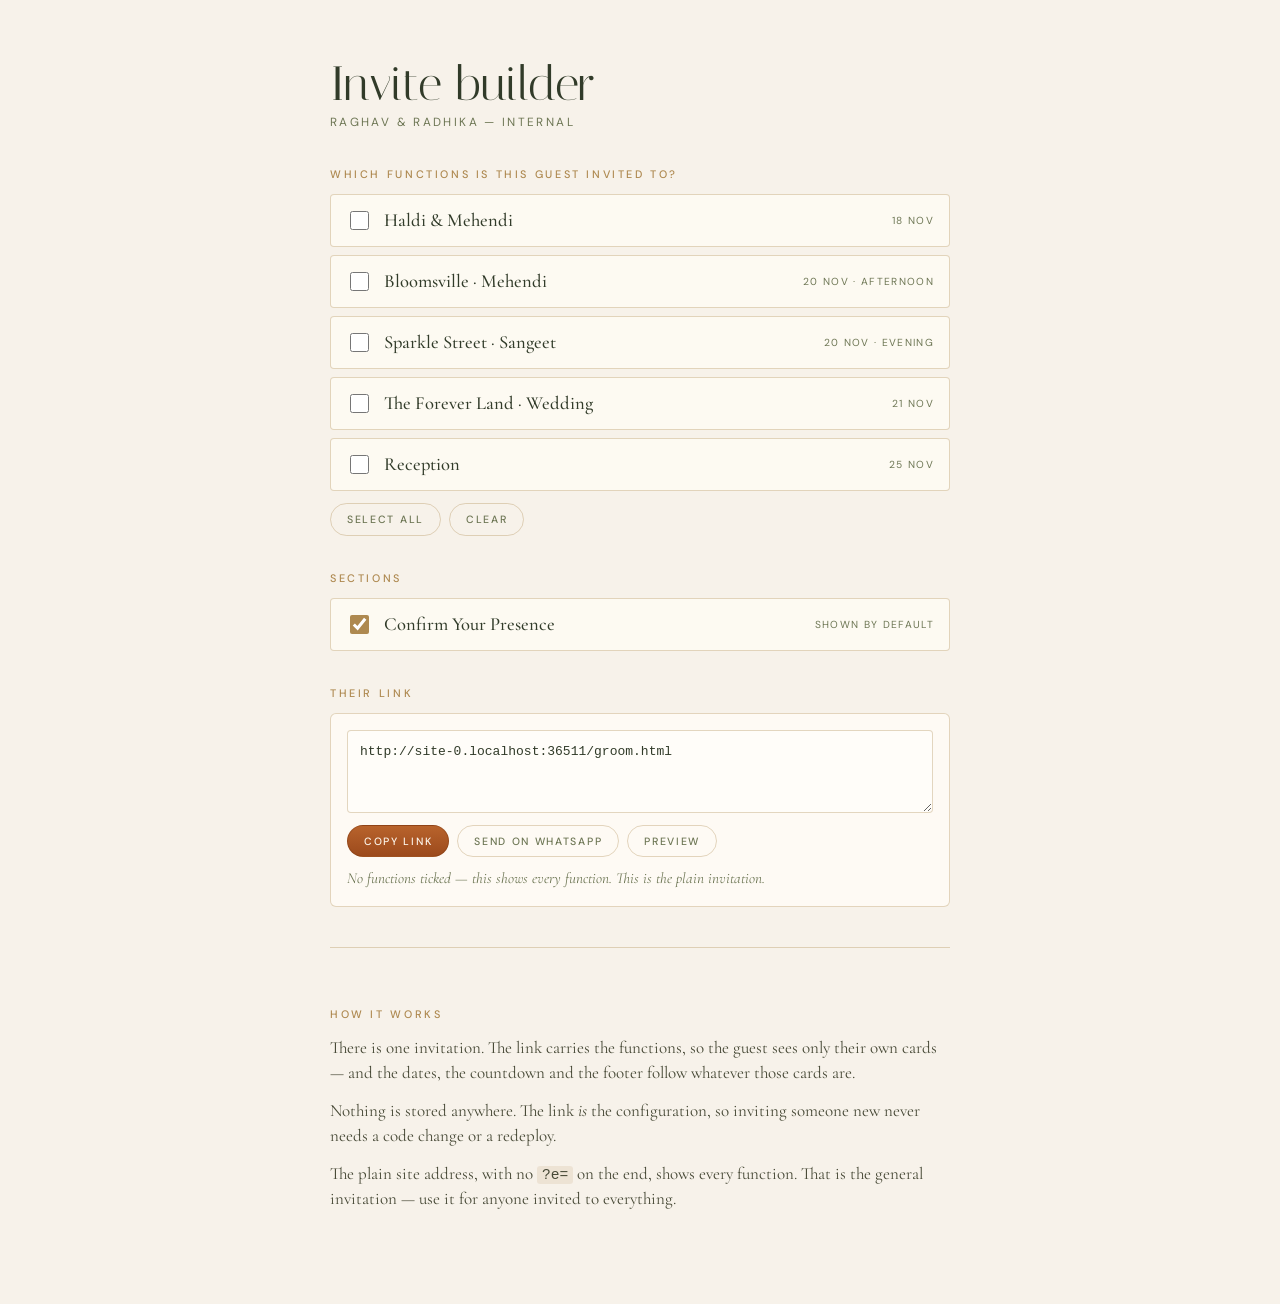
<file: groom-invite-builder.html>
<!DOCTYPE html>
<html lang="en">
<head>
  <meta charset="UTF-8" />
  <meta name="viewport" content="width=device-width, initial-scale=1.0" />
  <!-- Not for guests. Nothing links here, and this keeps it out of search
       results if anyone ever shares the URL by accident. -->
  <meta name="robots" content="noindex, nofollow" />
  <title>Invite builder — Radhika &amp; Raghav</title>

  <link rel="icon" type="image/png" sizes="32x32" href="favicon.png" />
  <link rel="preconnect" href="https://fonts.googleapis.com" />
  <link rel="preconnect" href="https://fonts.gstatic.com" crossorigin />
  <link href="https://fonts.googleapis.com/css2?family=Cormorant+Garamond:wght@400;500;600&family=DM+Sans:wght@400;500&family=Italiana&display=swap" rel="stylesheet" />

<style>
  :root {
    --ground: #f7f2ea;
    --deep:   #313b29;
    --ink:    #474936;
    --olive:  #6d7654;
    --gold:   #ae8950;
    --line:   rgba(174,137,80,.34);
    --sans:   "DM Sans", system-ui, -apple-system, "Segoe UI", sans-serif;
    --body:   "Cormorant Garamond", Georgia, serif;
  }
  * { box-sizing: border-box; }
  body {
    margin: 0;
    padding: clamp(28px, 6vw, 60px) clamp(18px, 5vw, 34px) 80px;
    background: var(--ground);
    color: var(--ink);
    font-family: var(--body);
    font-size: 17px;
    line-height: 1.5;
  }
  main { max-width: 620px; margin: 0 auto; }

  h1 {
    margin: 0 0 6px;
    color: var(--deep);
    font-family: Italiana, serif;
    font-weight: 400;
    font-size: clamp(2.2rem, 8vw, 3rem);
    line-height: 1;
  }
  .sub {
    margin: 0 0 34px;
    color: var(--olive);
    font-family: var(--sans);
    font-size: .74rem;
    letter-spacing: .2em;
    text-transform: uppercase;
  }
  h2 {
    margin: 34px 0 12px;
    color: var(--gold);
    font-family: var(--sans);
    font-size: .68rem;
    font-weight: 500;
    letter-spacing: .24em;
    text-transform: uppercase;
  }

  /* ── the function list ── */
  .events { display: grid; gap: 8px; }
  .evt {
    display: flex;
    align-items: center;
    gap: 12px;
    padding: 13px 15px;
    border: 1px solid var(--line);
    border-radius: 4px;
    background: rgba(255,252,246,.72);
    cursor: pointer;
    transition: border-color .18s ease, background .18s ease;
  }
  .evt:hover { border-color: rgba(174,137,80,.7); background: #fffdf9; }
  .evt input { width: 19px; height: 19px; accent-color: var(--gold); cursor: pointer; flex: none; }
  .evt-name { flex: 1; color: var(--deep); font-size: 1.16rem; font-weight: 500; line-height: 1.15; }
  .evt-when {
    color: var(--olive);
    font-family: var(--sans);
    font-size: .64rem;
    letter-spacing: .13em;
    text-transform: uppercase;
    text-align: right;
    white-space: nowrap;
  }

  .row { display: flex; flex-wrap: wrap; gap: 8px; margin-top: 12px; }
  button {
    padding: .55rem 1rem;
    border: 1px solid var(--line);
    border-radius: 999px;
    background: transparent;
    color: var(--olive);
    font-family: var(--sans);
    font-size: .66rem;
    font-weight: 500;
    letter-spacing: .16em;
    text-transform: uppercase;
    cursor: pointer;
    transition: background .18s ease, border-color .18s ease;
  }
  button:hover { background: rgba(174,137,80,.1); border-color: rgba(174,137,80,.6); }

  /* ── the result ── */
  .out {
    margin-top: 10px;
    padding: 16px;
    border: 1px solid var(--line);
    border-radius: 6px;
    background: rgba(255,252,246,.85);
  }
  .link {
    display: block;
    width: 100%;
    padding: 12px;
    border: 1px solid var(--line);
    border-radius: 4px;
    background: #fffdf9;
    color: var(--deep);
    font-family: ui-monospace, SFMono-Regular, Menlo, Consolas, monospace;
    font-size: 13px;
    line-height: 1.45;
    word-break: break-all;
    resize: vertical;
    min-height: 76px;
  }
  .actions { display: flex; flex-wrap: wrap; gap: 8px; margin-top: 12px; }
  .primary {
    border-color: rgba(124,56,15,.4);
    background: linear-gradient(180deg, #b8632c, #9c4a1c);
    color: #fdf6ec;
  }
  .primary:hover { filter: brightness(1.07); background: linear-gradient(180deg, #b8632c, #9c4a1c); }
  .note {
    margin: 10px 0 0;
    color: var(--olive);
    font-size: .95rem;
    font-style: italic;
  }
  .warn { color: #a4213c; font-style: normal; }
  code {
    padding: 1px 5px;
    border-radius: 3px;
    background: rgba(174,137,80,.14);
    font-family: ui-monospace, SFMono-Regular, Menlo, Consolas, monospace;
    font-size: .86em;
  }
  .how { margin-top: 40px; padding-top: 24px; border-top: 1px solid var(--line); }
  .how p { margin: 0 0 12px; }
</style>
</head>
<body>
<main>
  <h1>Invite builder</h1>
  <p class="sub">Raghav &amp; Radhika — internal</p>

  <h2>Which functions is this guest invited to?</h2>
  <div class="events" id="events"></div>
  <div class="row">
    <button type="button" id="all">Select all</button>
    <button type="button" id="none">Clear</button>
  </div>

  <h2>Sections</h2>
  <div class="events">
    <label class="evt">
      <input type="checkbox" id="attendance" checked />
      <span class="evt-name">Confirm Your Presence</span>
      <span class="evt-when">Shown by default</span>
    </label>
  </div>

  <h2>Their link</h2>
  <div class="out">
    <textarea class="link" id="link" readonly rows="3"></textarea>
    <div class="actions">
      <button type="button" class="primary" id="copy">Copy link</button>
      <button type="button" id="wa">Send on WhatsApp</button>
      <button type="button" id="open">Preview</button>
    </div>
    <p class="note" id="note"></p>
  </div>

  <div class="how">
    <h2>How it works</h2>
    <p>There is one invitation. The link carries the functions, so the guest
       sees only their own cards — and the dates, the countdown and the
       footer follow whatever those cards are.</p>
    <p>Nothing is stored anywhere. The link <em>is</em> the configuration, so
       inviting someone new never needs a code change or a redeploy.</p>
    <p>The plain site address, with no <code>?e=</code> on the end, shows every
       function. That is the general invitation — use it for anyone invited to
       everything.</p>
  </div>
</main>

<script>
/* Kept deliberately in step with CONFIG.events in script.js. The ids are
   what a link carries, so renaming one here without renaming it there
   breaks every link already sent. */
const EVENTS = [
  { id: 'haldi',     name: 'Haldi & Mehendi',            when: '18 Nov' },
  { id: 'mehendi',   name: 'Bloomsville · Mehendi',      when: '20 Nov · afternoon' },
  { id: 'sangeet',   name: 'Sparkle Street · Sangeet',   when: '20 Nov · evening' },
  { id: 'wedding',   name: 'The Forever Land · Wedding', when: '21 Nov' },
  { id: 'reception', name: 'Reception',                  when: '25 Nov' },
];

const SITE = new URL('groom.html', location.href).href;

const host = document.getElementById('events');
const out  = document.getElementById('link');
const note = document.getElementById('note');

EVENTS.forEach((e) => {
  const l = document.createElement('label');
  l.className = 'evt';
  l.innerHTML = '<input type="checkbox" value="' + e.id + '" />'
              + '<span class="evt-name"></span>'
              + '<span class="evt-when"></span>';
  l.querySelector('.evt-name').textContent = e.name;
  l.querySelector('.evt-when').textContent = e.when;
  host.appendChild(l);
});

const boxes = () => [...host.querySelectorAll('input')];
const chosen = () => boxes().filter(b => b.checked).map(b => b.value);

function build() {
  const picked = chosen();
  const attendance = document.getElementById('attendance').checked;
  const params = [];
  let msg;

  /* Everything ticked is the same link as nothing ticked — the plain
     invitation — so neither adds a list. Only a real subset does. */
  if (!picked.length) {
    msg = 'No functions ticked — this shows every function.';
  } else if (picked.length === EVENTS.length) {
    msg = 'Every function ticked, so no list is needed.';
  } else {
    params.push('e=' + picked.join(','));
    msg = picked.length + ' of ' + EVENTS.length + ' functions. This guest sees only those cards.';
  }

  /* Confirm Your Presence shows unless the link says otherwise, so only
     the OFF case needs a parameter. */
  if (!attendance) {
    params.push('a=0');
    msg += ' Confirm Your Presence hidden.';
  }

  const url = SITE + (params.length ? '?' + params.join('&') : '');
  out.value = url;
  note.textContent = params.length ? msg : msg + ' This is the plain invitation.';
  note.className = 'note';
  return url;
}

host.addEventListener('change', build);
document.getElementById('attendance').addEventListener('change', build);
document.getElementById('all').addEventListener('click', () => { boxes().forEach(b => b.checked = true); build(); });
document.getElementById('none').addEventListener('click', () => { boxes().forEach(b => b.checked = false); build(); });

document.getElementById('copy').addEventListener('click', async () => {
  const url = build();
  try {
    await navigator.clipboard.writeText(url);
    note.textContent = 'Copied.';
  } catch (err) {
    /* clipboard is blocked outside a secure context — select it instead
       so the link can still be copied by hand */
    out.select();
    note.textContent = 'Could not copy automatically — the link is selected, press Ctrl+C.';
    note.className = 'note warn';
  }
});

document.getElementById('wa').addEventListener('click', () => {
  const url = build();
  const text = 'With joyous hearts, we invite you to celebrate with us.\n\n' + url;
  window.open('https://wa.me/?text=' + encodeURIComponent(text), '_blank', 'noopener');
});

document.getElementById('open').addEventListener('click', () => {
  window.open(build(), '_blank', 'noopener');
});

build();
</script>
</body>
</html>
</file>
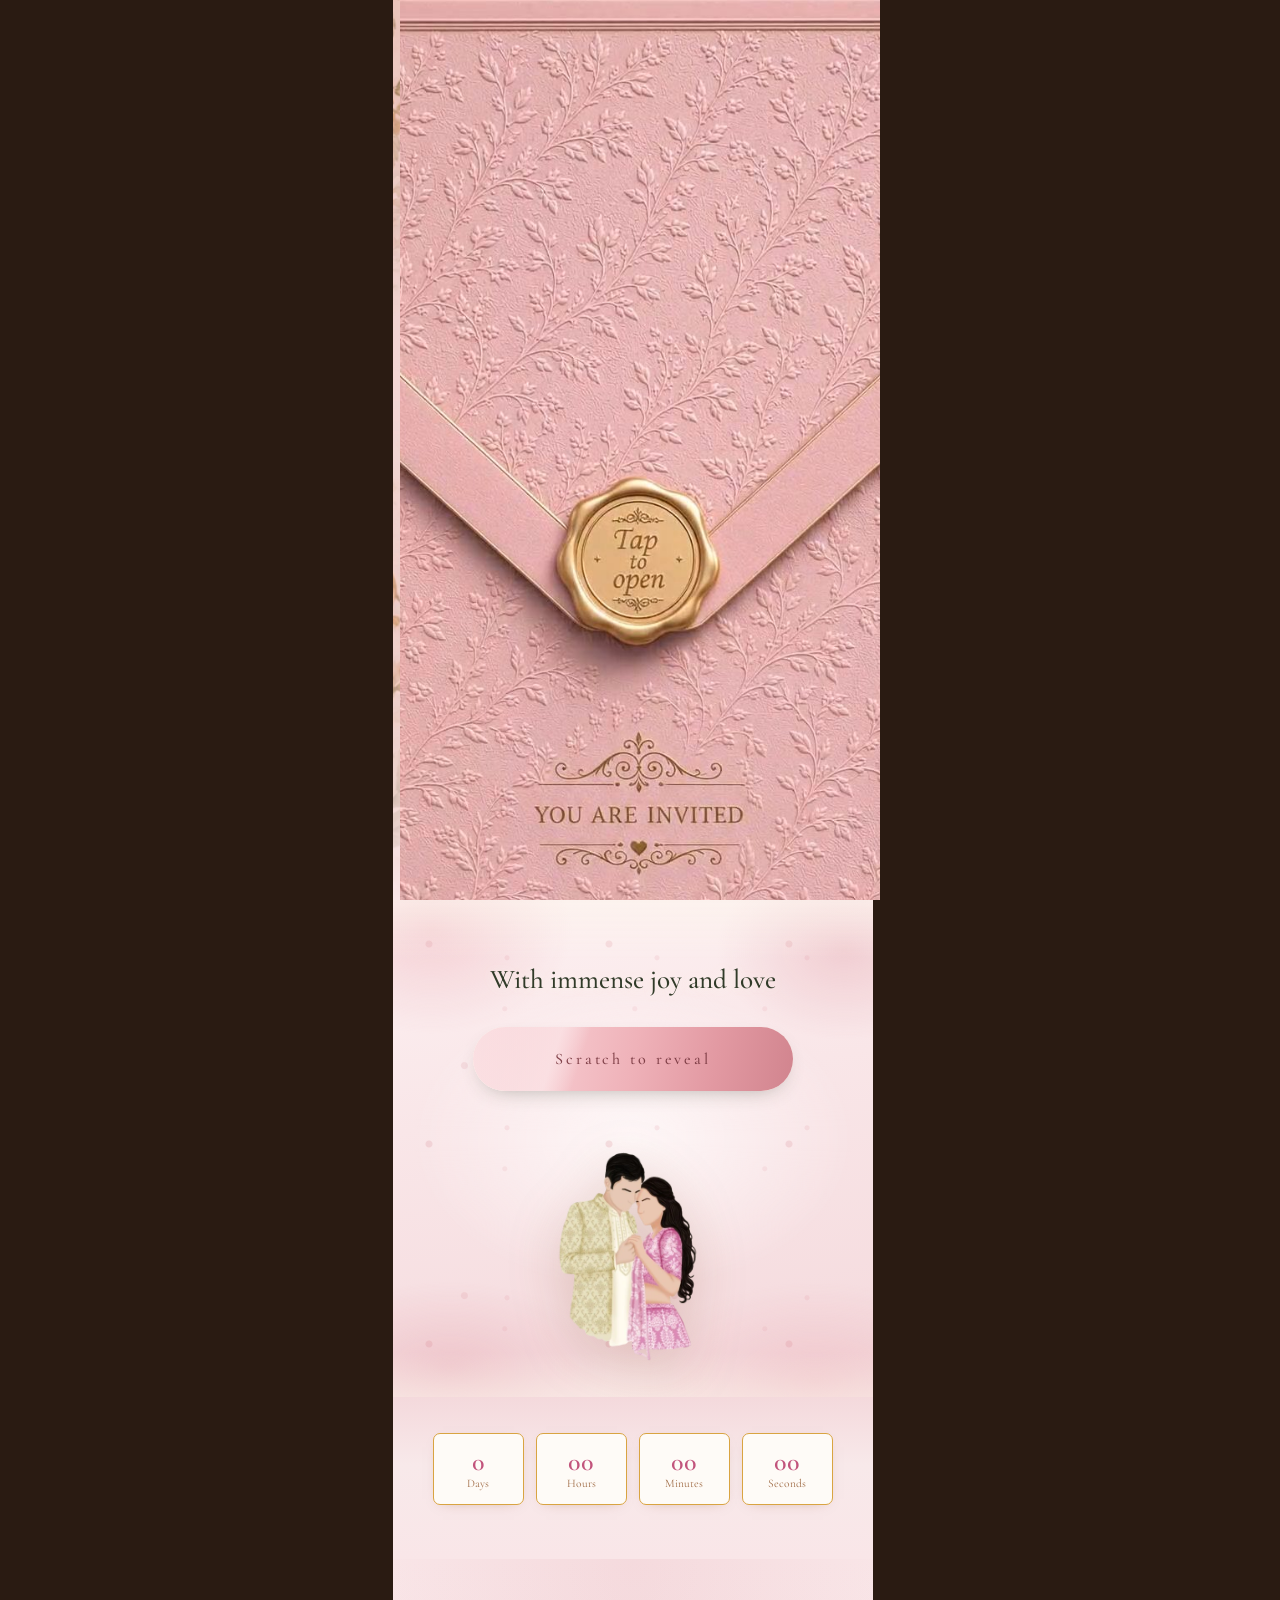
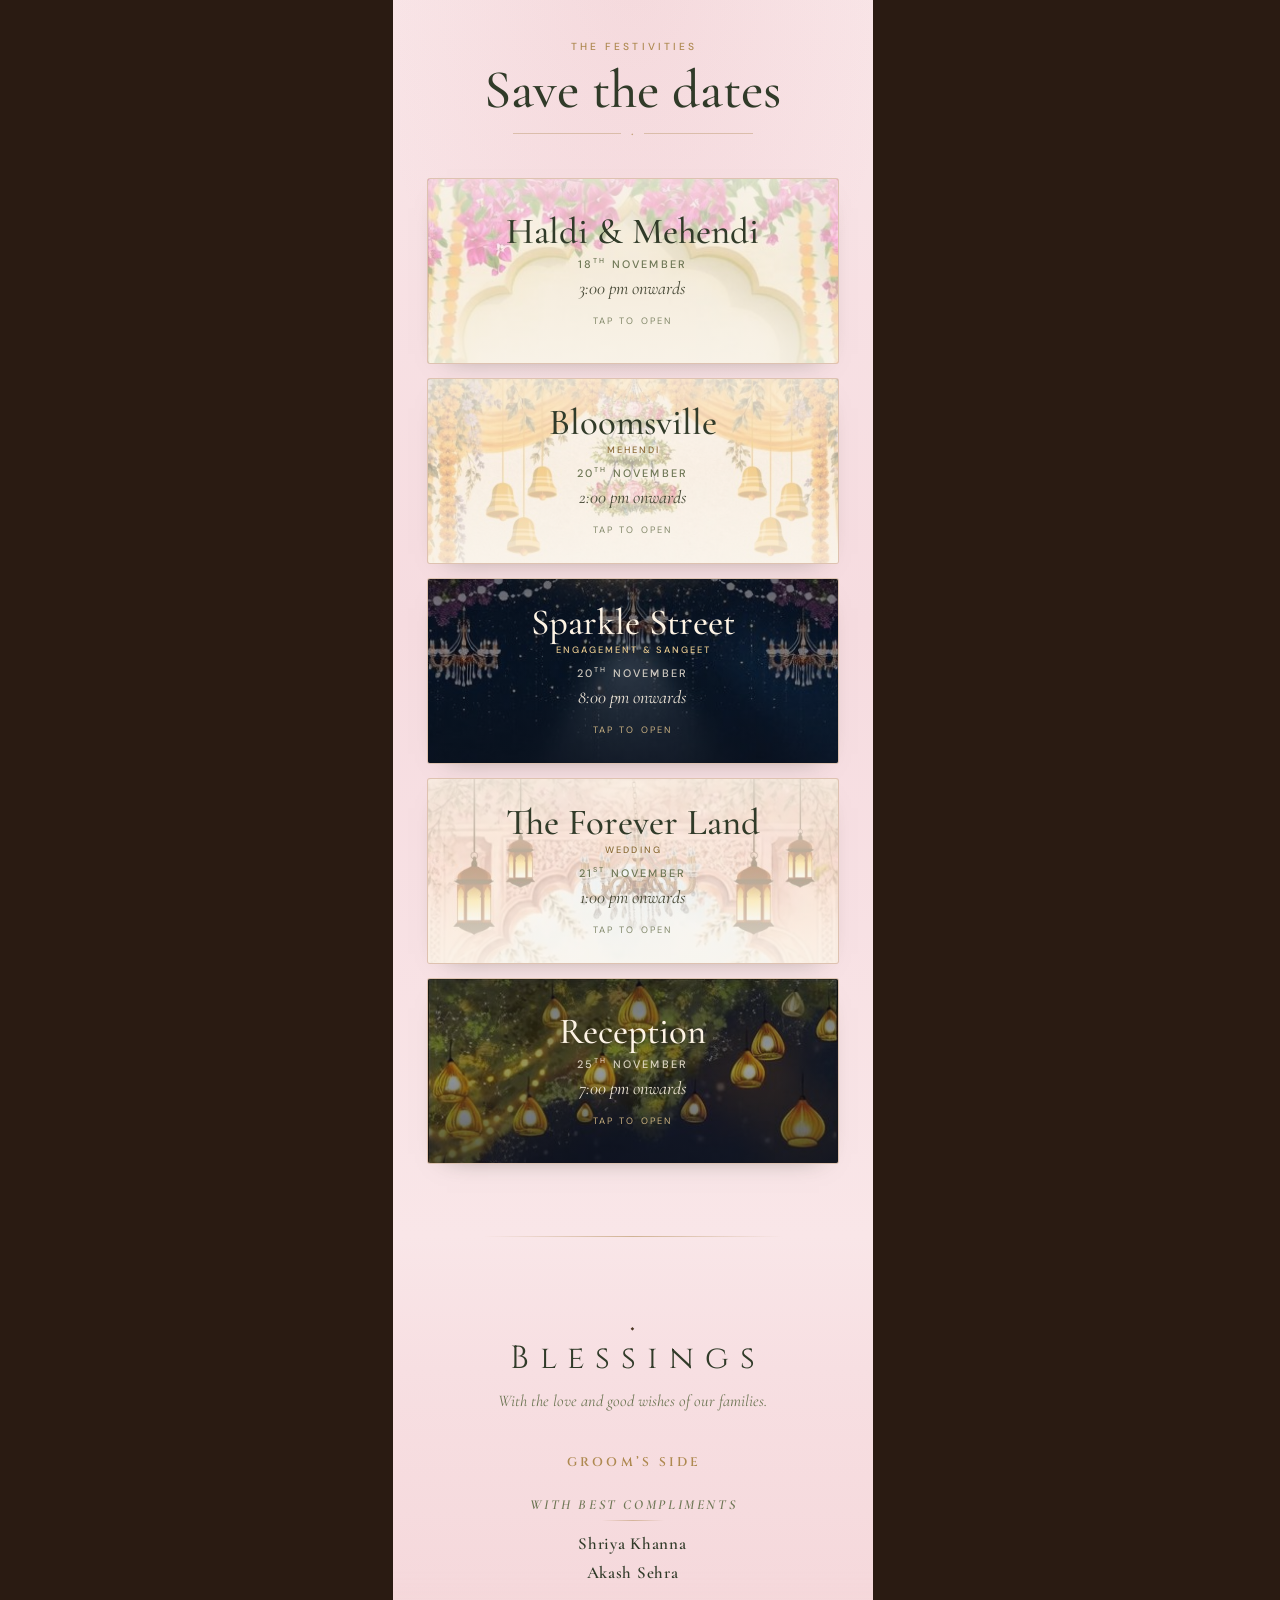
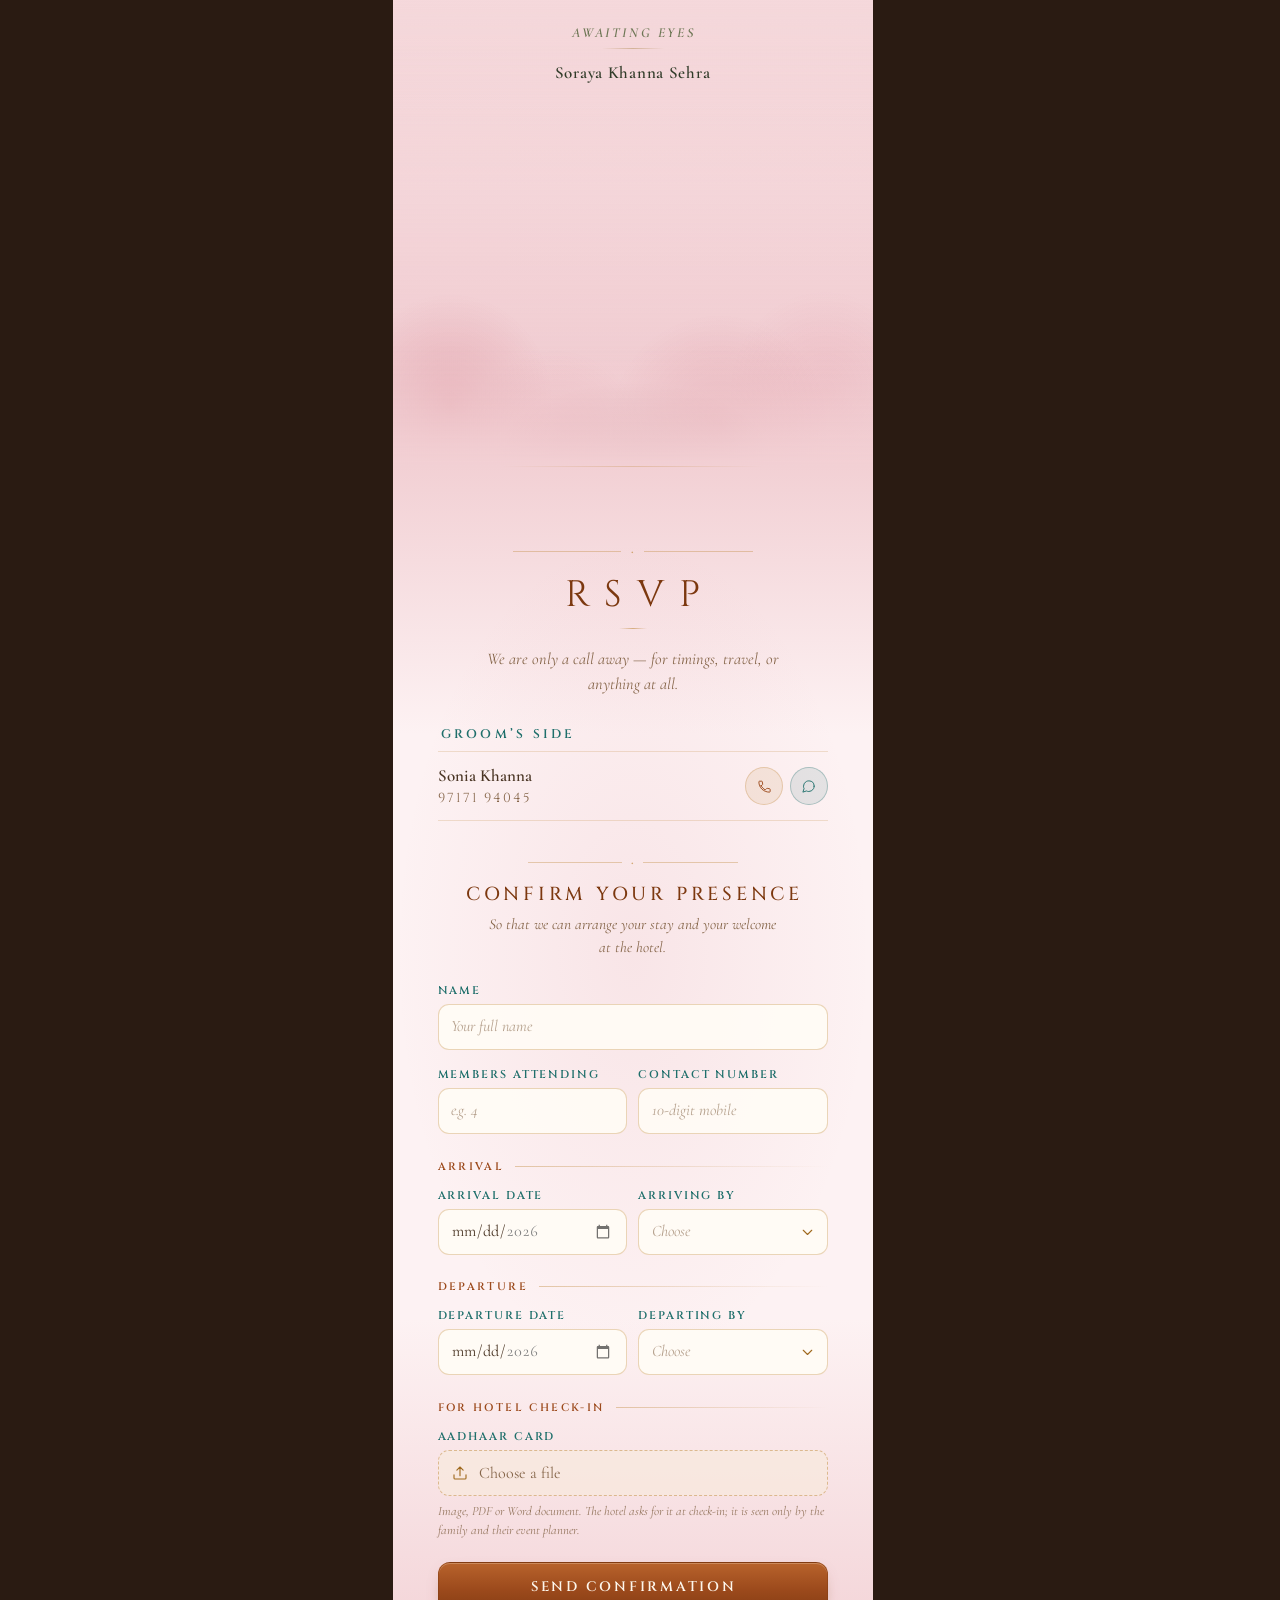
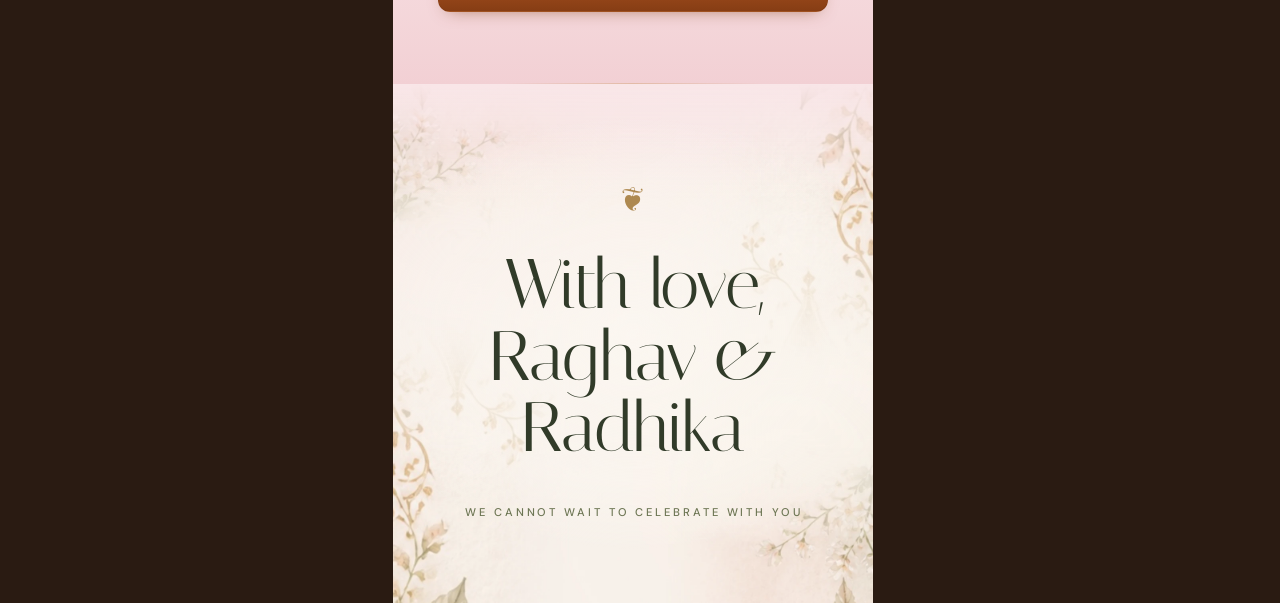
<file: groom.html>
<!DOCTYPE html>
<html lang="en" data-invite-side="groom">
<head>
  <meta charset="UTF-8" />
  <meta name="viewport" content="width=device-width, initial-scale=1.0, viewport-fit=cover, maximum-scale=1" />
  <meta name="color-scheme" content="only light" />
  <meta name="theme-color" content="#f6ead9" />
  <title>Radhika &amp; Raghav — Hotel Damson Plum, Lucknow</title>

  <meta name="description" content="" />

  <!-- Share card for WhatsApp, iMessage and the rest.
       og:url and og:image MUST be absolute — a relative path here is the
       usual reason a shared link comes through with no picture. Change the
       host below if the invitation ever moves off GitHub Pages. -->
  <meta property="og:type" content="website" />
  <meta property="og:site_name" content="Radhika &amp; Raghav" />
  <meta property="og:title" content="Radhika &amp; Raghav — Wedding Invitation" />
  <meta property="og:description" content="" />
  <meta property="og:url" content="https://manmeetsingh28603.github.io/WeddingCardWebsite/" />
  <meta property="og:image" content="https://manmeetsingh28603.github.io/WeddingCardWebsite/assets/og/og2.jpg" />
  <meta property="og:image:type" content="image/jpeg" />
  <meta property="og:image:width" content="1200" />
  <meta property="og:image:height" content="629" />
  <meta property="og:image:alt" content="Radhika &amp; Raghav — Hotel Damson Plum, Lucknow" />
  <meta name="twitter:card" content="summary_large_image" />
  <meta name="twitter:title" content="Radhika &amp; Raghav — Wedding Invitation" />
  <meta name="twitter:description" content="" />
  <meta name="twitter:image" content="https://manmeetsingh28603.github.io/WeddingCardWebsite/assets/og/og2.jpg" />

  <link rel="icon" type="image/png" sizes="32x32" href="favicon.png" />
  <link rel="apple-touch-icon" href="apple-touch-icon.png" />

  <!-- Italiana = the couple's names · Cinzel = display caps ·
       Cormorant Garamond = body · DM Sans = eyebrows and small caps ·
       Pinyon Script = script accents -->
  <link rel="preconnect" href="https://fonts.googleapis.com" />
  <link rel="preconnect" href="https://fonts.gstatic.com" crossorigin />
  <link href="https://fonts.googleapis.com/css2?family=Cinzel:wght@400;500;600;700&family=Cormorant+Garamond:ital,wght@0,300;0,400;0,500;0,600;0,700;1,400;1,600&family=DM+Sans:wght@400;500&family=Italiana&family=Pinyon+Script&display=swap" rel="stylesheet" />

  <!-- The ground of the card the gate opens onto — wanted the moment the
       film ends, so it is fetched while the film is still playing. -->
  <link rel="preload" as="image" href="assets/hero/floral_frame.webp" />
  <link rel="stylesheet" href="style.css" />
</head>
<body>

<!-- ============================================================
     Ornament library. The original invitation used bespoke painted
     artwork for the arch, the cartouche and the rules; those files
     were not supplied, so the shapes are drawn here instead and
     tinted by CSS. Swap a <use> for an <img> if artwork arrives.
     ============================================================ -->
<svg width="0" height="0" aria-hidden="true" focusable="false" style="position:absolute">
  <defs>
<!-- cusped cartouche behind each countdown number -->
    <symbol id="orn-cartouche" viewBox="0 0 150 200">
      <path d="M75 4c6 8 14 12 24 13-6 7-6 14-1 20 14 2 26 8 33 18 8 11 11 24 11 42v56c0 18-3 31-11 42-7 10-19 16-33 18 5 6 5 13 1 20-10 1-18 5-24 13-6-8-14-12-24-13-4-7-4-14 1-20-14-2-26-8-33-18-8-11-11-24-11-42v-56c0-18 3-31 11-42 7-10 19-16 33-18-5-6-5-13-1-20 10-1 18-5 24-13z"
            fill="rgba(255,252,246,.82)" stroke="currentColor" stroke-width="2"/>
      <path d="M75 18c5 6 11 9 19 10-4 5-4 11 0 16 12 2 21 7 27 15 7 9 9 20 9 36v50c0 16-2 27-9 36-6 8-15 13-27 15 4 5 4 11 0 16-8 1-14 4-19 10-5-6-11-9-19-10-4-5-4-11 0-16-12-2-21-7-27-15-7-9-9-20-9-36v-50c0-16 2-27 9-36 6-8 15-13 27-15-4-5-4-11 0-16 8-1 14-4 19-10z"
            fill="none" stroke="currentColor" stroke-width=".9" opacity=".55"/>
    </symbol>

<!-- phone / whatsapp glyphs for RSVP -->
    <symbol id="ic-phone" viewBox="0 0 24 24">
      <path d="M6.6 10.8c1.4 2.8 3.8 5.1 6.6 6.6l2.2-2.2c.27-.27.67-.36 1.02-.24 1.12.37 2.32.57 3.58.57.55 0 1 .45 1 1V20c0 .55-.45 1-1 1C10.29 21 3 13.71 3 4.5c0-.55.45-1 1-1H7.5c.55 0 1 .45 1 1 0 1.26.2 2.46.57 3.57.12.36.03.76-.24 1.02L6.6 10.8z"
            fill="none" stroke="currentColor" stroke-width="1.5" stroke-linecap="round" stroke-linejoin="round"/>
    </symbol>
    <symbol id="ic-wa" viewBox="0 0 24 24">
      <path d="M21 11.5a8.38 8.38 0 0 1-.9 3.8 8.5 8.5 0 0 1-7.6 4.7 8.38 8.38 0 0 1-3.8-.9L3 21l1.9-5.7a8.38 8.38 0 0 1-.9-3.8 8.5 8.5 0 0 1 4.7-7.6 8.38 8.38 0 0 1 3.8-.9h.5a8.48 8.48 0 0 1 8 8v.5z"
            fill="none" stroke="currentColor" stroke-width="1.5" stroke-linecap="round" stroke-linejoin="round"/>
    </symbol>

    <!-- map pin / upload / tick, for the attendance form -->
    <symbol id="ic-pin" viewBox="0 0 24 24">
      <path d="M12 21.2s6.8-5.7 6.8-11a6.8 6.8 0 1 0-13.6 0c0 5.3 6.8 11 6.8 11z"
            fill="none" stroke="currentColor" stroke-width="1.5" stroke-linejoin="round"/>
      <circle cx="12" cy="10.1" r="2.5" fill="none" stroke="currentColor" stroke-width="1.5"/>
    </symbol>
    <symbol id="ic-upload" viewBox="0 0 24 24">
      <path d="M12 15.5V4m0 0L7.8 8.2M12 4l4.2 4.2M4 14.5v4A1.5 1.5 0 0 0 5.5 20h13a1.5 1.5 0 0 0 1.5-1.5v-4"
            fill="none" stroke="currentColor" stroke-width="1.5" stroke-linecap="round" stroke-linejoin="round"/>
    </symbol>
    <symbol id="ic-check" viewBox="0 0 24 24">
      <path d="M4.8 12.6 9.6 17.4 19.2 6.8"
            fill="none" stroke="currentColor" stroke-width="1.9" stroke-linecap="round" stroke-linejoin="round"/>
    </symbol>
  </defs>
</svg>


<div id="device-frame">

  <!-- ============================================================
       Intro — tap-to-begin gate.
       The Rumi Darwaza film is the gate: it opens on the closed doors
       and ends on Hotel Damson Plum revealed through them, which is the
       hand-off to the hero. The tap plays it through and starts the
       score under it.
       Unlike the envelope card this replaced, the film carries NO
       wording of its own, so the prompt below is the only thing telling
       a guest to tap — it is not decoration, do not drop it.
       ============================================================ -->
  <div class="intro-screen is-active" id="introScreen"
       role="button" tabindex="0" aria-label="Tap to open the invitation">
    <div class="intro-paper" aria-hidden="true"></div>

    <!-- The sealed envelope, filmed: the wax seal breaks, the flap lifts
         and the light comes out of it. data-film-end hands over at 5s, on
         the burst of light and BEFORE the blue backdrop the source template
         cuts to behind it — that backdrop belongs to their design, not this
         card, and a glimpse of it was showing.
         data-shape drives the crop; see .intro-film in the stylesheet. -->
    <video class="intro-film" id="introVideo"
           data-shape="portrait" data-film-end="5"
           src="assets/video/envelope-opening.mp4"
           poster="assets/hero/envelope_poster.jpg"
           muted playsinline webkit-playsinline preload="auto"
           disablepictureinpicture aria-hidden="true"></video>

    <div class="intro-scrim" aria-hidden="true"></div>

    <!-- No prompt over this one. The film carries its own, pressed into
         the envelope: a wax seal reading "Tap to open" and "YOU ARE
         INVITED" along the foot. An overlay lands straight on that
         ornament and says the same thing a third time. -->
  </div>
  <div class="ivory-dissolve" id="ivoryDissolve" aria-hidden="true"></div>


  <!-- ============================================================
       Hero — the invitation card itself.

       The floral ground is assets/hero/floral_frame.webp, re-composed
       from the supplied background.png: that original is landscape 2:1
       with its artwork only on the left 31% and right 19%, so cover-
       fitting it to a phone showed nothing but the empty middle. The
       two bands were cut out and rebuilt as a portrait frame — see the
       README before replacing it.
       ============================================================ -->
  <section class="hero-screen" id="hero" aria-label="Wedding invitation">
    <div class="hero-frame" aria-hidden="true"></div>
    <div class="hero-veil" aria-hidden="true"></div>

    <div class="hero-content">
      <p class="hero-eyebrow" data-hero-eyebrow>Together with our families</p>
      <span class="hero-mark" aria-hidden="true" data-hero-mark>&#2384;</span>

      <h1 class="hero-names">
        <span class="hero-person" data-person="bride"><span class="hero-name" data-bride-name>Radhika</span><span class="hero-lineage" data-bride-lineage></span></span>
        <span class="hero-amp" aria-hidden="true">&amp;</span>
        <span class="hero-person" data-person="groom"><span class="hero-name" data-groom-name>Raghav</span><span class="hero-lineage" data-groom-lineage></span></span>
      </h1>

      <p class="hero-invite" data-hero-invite></p>
      <p class="hero-dates" data-hero-dates></p>
      <span class="hero-sparkle" aria-hidden="true">&#10022;</span>
    </div>

    <div class="scroll-cue" aria-hidden="true">
      <span class="scroll-cue-label">Scroll</span>
      <span class="scroll-arrows"><i></i><i></i><i></i></span>
    </div>
  </section>


  <!-- ============================================================
       Scratch to reveal — a wide gilt bar rather than the oval it
       used to be. Grains fly off under the finger and a shower of
       blossom follows once ~45% is cleared.
       ============================================================ -->
  <section class="scratch-section" id="scratchSection" aria-label="Scratch to reveal the wedding dates">
    <canvas class="petal-canvas" id="petalCanvas" aria-hidden="true"></canvas>
    <canvas class="sand-canvas" id="sandCanvas" aria-hidden="true"></canvas>

    <div class="scratch-card">
      <p class="scratch-heading" data-scratch-heading>With immense joy and love</p>

      <div class="scratch-bar" id="scratchFrameWrap">
        <div class="scratch-reveal" id="scratchReveal" aria-live="polite">
          <p class="scratch-date-num" data-date-num>19 &ndash; 21</p>
          <p class="scratch-date-month" data-date-month>November 2026</p>
        </div>

        <canvas class="scratch-canvas" id="scratchCanvas"
                aria-label="Scratch here to reveal the wedding dates"></canvas>

        <!-- No HTML prompt over the bar: "Scratch to reveal" is painted
             into the foil itself by drawFoil(), so it wears away with the
             gilt instead of floating above it. The canvas carries the
             accessible name. -->
        <div class="scratch-glint" id="scratchGlint" aria-hidden="true"></div>
      </div>

      <img class="scratch-couple" src="assets/scratch/couple.webp" alt=""
           draggable="false" loading="lazy" decoding="async"
           onerror="this.style.display='none'" />

      <p class="scratch-hashtag" id="scratchHashtag" data-hashtag></p>
    </div>
  </section>


  <!-- ============================================================
       Countdown. A compact strip of four boxes rather than the
       full-height panel it used to be — it sits between the scratch
       card and the cards now, so it has to read as part of that flow
       and not as a screen of its own.
       ============================================================ -->
  <section class="countdown-section" id="countdown" aria-label="Countdown to the celebration">
    <div class="countdown-grid">
      <div class="cd-box countdown-reveal" style="--countdown-delay:80ms">
        <span class="cd-num" data-unit="days">0</span><span class="cd-label">Days</span>
      </div>
      <div class="cd-box countdown-reveal" style="--countdown-delay:170ms">
        <span class="cd-num" data-unit="hours">00</span><span class="cd-label">Hours</span>
      </div>
      <div class="cd-box countdown-reveal" style="--countdown-delay:260ms">
        <span class="cd-num" data-unit="minutes">00</span><span class="cd-label">Minutes</span>
      </div>
      <div class="cd-box countdown-reveal" style="--countdown-delay:350ms">
        <span class="cd-num" data-unit="seconds">00</span><span class="cd-label">Seconds</span>
      </div>
    </div>
  </section>


  <!-- ============================================================
       Save the dates — one card per function, built from
       CONFIG.events. Tapping a card expands it in place into a full
       invitation; see initEventCards() for the FLIP.
       ============================================================ -->
  <section class="schedule" id="events" aria-label="Wedding events">
    <p class="sch-kicker">The festivities</p>
    <h2 class="sch-title">Save the dates</h2>
    <div class="sch-rule" aria-hidden="true">
      <span class="sch-rule-line"></span><span class="sch-rule-diamond">&#9670;</span><span class="sch-rule-line"></span>
    </div>
    <div class="events-grid" id="eventsGrid"></div>
  </section>


  <!-- No venue section on this side. The groom's guests are told where
       each function is on the card for that function, and the reception
       card carries the Tivoli's own map link; a second "Find your way to
       us" for one of the two venues was answering a question this card
       does not ask. renderVenue() is a no-op without #venue. -->


  <!-- ============================================================
       Blessings — one page per side, built from CONFIG.blessings.
       ============================================================ -->
  <section class="blessings" id="blessings" aria-label="Blessings"></section>


  <!-- ============================================================
       RSVP — call / WhatsApp from CONFIG.rsvp, the venue on a map,
       and the attendance form.
       ============================================================ -->
  <section class="rsvp" id="rsvp" aria-label="RSVP">
    <div class="rsvp-inner">
      <div class="rsvp-rule" aria-hidden="true">
        <span class="rsvp-rule-line"></span><span class="rsvp-rule-diamond">&#9670;</span><span class="rsvp-rule-line"></span>
      </div>
      <h2 class="rsvp-heading">RSVP</h2>
      <div class="rsvp-sub-rule" aria-hidden="true"></div>
      <p class="rsvp-note">We are only a call away &mdash; for timings, travel, or anything at all.</p>
      <div id="rsvpLists"></div>

      <!-- A plain anchor, with the real URL in the markup: the venue has to
           be findable even if script.js never runs. -->
      <!-- The map button that used to sit here is gone. The Venue section
           above carries the address and the embed now, and two ways to
           open the same place a screen apart is one too many. -->


      <!-- ========================================================
           Attendance form. Posts to the Apps Script web app named in
           CONFIG.attendance.endpoint, which files the upload in Drive
           and appends a row to the Google Sheet the hosts share with
           their planner. Setup: apps-script/SETUP.md.
           ======================================================== -->
      <div class="attend" id="attend">
        <div class="attend-rule" aria-hidden="true">
          <span class="rsvp-rule-line"></span><span class="rsvp-rule-diamond">&#9670;</span><span class="rsvp-rule-line"></span>
        </div>
        <h3 class="attend-title">Confirm Your Presence</h3>
        <p class="attend-note">So that we can arrange your stay and your welcome at the hotel.</p>

        <form class="attend-form" id="attendForm" novalidate>

          <div class="af-field">
            <label class="af-label" for="afName">Name</label>
            <input class="af-input" id="afName" name="name" type="text"
                   autocomplete="name" maxlength="80" placeholder="Your full name" required />
            <p class="af-error" data-error-for="afName"></p>
          </div>

          <div class="af-row">
            <div class="af-field">
              <label class="af-label" for="afMembers">Members attending</label>
              <input class="af-input" id="afMembers" name="members" type="number"
                     inputmode="numeric" min="1" max="30" step="1" placeholder="e.g. 4" required />
              <p class="af-error" data-error-for="afMembers"></p>
            </div>
            <div class="af-field">
              <label class="af-label" for="afPhone">Contact number</label>
              <input class="af-input" id="afPhone" name="phone" type="tel"
                     inputmode="tel" autocomplete="tel" maxlength="20"
                     placeholder="10-digit mobile" required />
              <p class="af-error" data-error-for="afPhone"></p>
            </div>
          </div>

          <!-- ── Arrival ─────────────────────────────────────── -->
          <p class="af-group">Arrival</p>

          <div class="af-row">
            <div class="af-field">
              <label class="af-label" for="afArrive">Arrival date</label>
              <input class="af-input af-date" id="afArrive" name="arrive" type="date" required />
              <p class="af-error" data-error-for="afArrive"></p>
            </div>
            <div class="af-field">
              <label class="af-label" for="afArriveBy">Arriving by</label>
              <div class="af-select-wrap">
                <!-- options come from CONFIG.attendance.travelModes -->
                <select class="af-input af-select" id="afArriveBy" name="arriveBy" required>
                  <option value="" selected disabled>Choose</option>
                </select>
                <svg class="af-caret" viewBox="0 0 24 24" aria-hidden="true">
                  <path d="M6 9.5 12 15.5 18 9.5" fill="none" stroke="currentColor"
                        stroke-width="1.6" stroke-linecap="round" stroke-linejoin="round"/>
                </svg>
              </div>
              <p class="af-error" data-error-for="afArriveBy"></p>
            </div>
          </div>

          <!-- Hidden until a mode that HAS a ticket is picked — see
               CONFIG.attendance.ticketlessModes. Optional throughout: plenty
               of guests reply before they have booked. -->
          <div class="af-field" id="afArriveTicketField" hidden>
            <label class="af-label" for="afArriveTicket">
              Arrival ticket <span class="af-optional">optional</span>
            </label>
            <input class="af-file-input" id="afArriveTicket" name="arriveTicket" type="file"
                   accept="image/*,.pdf,.doc,.docx,application/pdf,application/msword,application/vnd.openxmlformats-officedocument.wordprocessingml.document" multiple />
            <label class="af-file" for="afArriveTicket">
              <svg class="af-file-icon" aria-hidden="true"><use href="#ic-upload"/></svg>
              <span class="af-file-text">Attach ticket</span>
            </label>
            <p class="af-error" data-error-for="afArriveTicket"></p>
          </div>

          <!-- ── Departure ───────────────────────────────────── -->
          <p class="af-group">Departure</p>

          <div class="af-row">
            <div class="af-field">
              <label class="af-label" for="afDepart">Departure date</label>
              <input class="af-input af-date" id="afDepart" name="depart" type="date" required />
              <p class="af-error" data-error-for="afDepart"></p>
            </div>
            <div class="af-field">
              <label class="af-label" for="afDepartBy">Departing by</label>
              <div class="af-select-wrap">
                <select class="af-input af-select" id="afDepartBy" name="departBy" required>
                  <option value="" selected disabled>Choose</option>
                </select>
                <svg class="af-caret" viewBox="0 0 24 24" aria-hidden="true">
                  <path d="M6 9.5 12 15.5 18 9.5" fill="none" stroke="currentColor"
                        stroke-width="1.6" stroke-linecap="round" stroke-linejoin="round"/>
                </svg>
              </div>
              <p class="af-error" data-error-for="afDepartBy"></p>
            </div>
          </div>

          <div class="af-field" id="afDepartTicketField" hidden>
            <label class="af-label" for="afDepartTicket">
              Departure ticket <span class="af-optional">optional</span>
            </label>
            <input class="af-file-input" id="afDepartTicket" name="departTicket" type="file"
                   accept="image/*,.pdf,.doc,.docx,application/pdf,application/msword,application/vnd.openxmlformats-officedocument.wordprocessingml.document" multiple />
            <label class="af-file" for="afDepartTicket">
              <svg class="af-file-icon" aria-hidden="true"><use href="#ic-upload"/></svg>
              <span class="af-file-text">Attach ticket</span>
            </label>
            <p class="af-error" data-error-for="afDepartTicket"></p>
          </div>

          <!-- ── For hotel check-in ──────────────────────────── -->
          <!-- Was "At the wedding" when a Function attending dropdown sat
               here too. With only the ID left, the heading says what the
               ID is actually for. -->
          <p class="af-group">For hotel check-in</p>

          <div class="af-field" id="afAadhaarField">
            <label class="af-label" for="afAadhaar">Aadhaar card</label>
            <input class="af-file-input" id="afAadhaar" name="aadhaar" type="file"
                   accept="image/*,.pdf,.doc,.docx,application/pdf,application/msword,application/vnd.openxmlformats-officedocument.wordprocessingml.document" multiple
                   aria-describedby="afAadhaarHint" required />
            <label class="af-file" for="afAadhaar">
              <svg class="af-file-icon" aria-hidden="true"><use href="#ic-upload"/></svg>
              <span class="af-file-text">Choose a file</span>
            </label>
            <p class="af-hint" id="afAadhaarHint">
              Image, PDF or Word document. The hotel asks for it at check-in; it
              is seen only by the family and their event planner.
            </p>
            <p class="af-error" data-error-for="afAadhaar"></p>
          </div>

          <!-- Bot trap. No guest ever sees this, so anything that fills it in
               is not a guest. Never reaches the sheet. -->
          <div class="af-trap" aria-hidden="true">
            <label for="afWebsite">Website</label>
            <input id="afWebsite" name="website" type="text" tabindex="-1" autocomplete="off" />
          </div>

          <button class="af-submit" id="afSubmit" type="submit">
            <span class="af-submit-label">Send confirmation</span>
            <span class="af-spinner" aria-hidden="true"></span>
          </button>

          <p class="af-status" id="afStatus" role="status" aria-live="polite"></p>
        </form>

        <div class="attend-done" id="attendDone" hidden>
          <span class="attend-done-mark" aria-hidden="true">
            <svg viewBox="0 0 24 24"><use href="#ic-check"/></svg>
          </span>
          <p class="attend-done-title">Thank you</p>
          <p class="attend-done-text" id="attendDoneText">
            Your details have reached the family. We cannot wait to celebrate with you.
          </p>
          <button class="attend-again" id="attendAgain" type="button">Send another</button>
        </div>
      </div>
    </div>
  </section>




  <!-- ============================================================
       Footer. It used to live inside the countdown; the countdown
       moved up under the scratch card and this stayed, because the
       page still has to END here. It carries its own colour tokens
       for that reason — they used to come from .countdown-section.
       ============================================================ -->
  <footer class="wedding-footer" aria-label="Wedding footer">
    <div class="footer-inner">
      <span class="footer-flourish countdown-reveal" aria-hidden="true" style="--countdown-delay:80ms">&#10086;</span>
      <h2 class="footer-names countdown-reveal" style="--countdown-delay:220ms">
        With love,<br /><span data-couple-names>Radhika &amp; Raghav</span>
      </h2>
      <p class="footer-line countdown-reveal" style="--countdown-delay:430ms">We cannot wait to celebrate with you</p>
      <p class="footer-hashtag countdown-reveal" data-hashtag style="--countdown-delay:580ms"></p>
    </div>
  </footer>

</div><!-- /#device-frame -->


<!-- Background score. Drop an mp3 at assets/music/ishq-hai.mp3 to enable it;
     with no file the control hides itself and nothing else changes. -->
<audio id="bgMusic" src="assets/music/ishq-hai.mp3" preload="auto" aria-hidden="true"></audio>
<button id="musicBtn" class="music-btn" type="button" aria-label="Play music" title="Toggle music" hidden>
  <img class="mb-kamaicha" src="assets/music/kamaicha.png" alt="" aria-hidden="true" draggable="false" />
  <img class="mb-bow" src="assets/music/bow.png" alt="" aria-hidden="true" draggable="false" />
</button>

<script src="script.js"></script>
</body>
</html>
</file>
<file: style.css>
/* ============================================================
   Wedding invitation — Hotel Damson Plum, Lucknow
   Intro gate · Hero card · Scratch-to-reveal · Save the dates ·
   Venue · Blessings · RSVP · Countdown · Music

   Palette taken from the crest artwork: pale rose sky, Amer
   sandstone, bougainvillea pink, peacock teal, terracotta ink.

   Where the original invitation used painted artwork that was not
   supplied (section grounds, boughs, the garden floor), the ground
   is painted here in layered gradients instead. Every one of those
   is marked "painted ground" — drop a real image in and delete the
   gradient when artwork arrives.
   ============================================================ */

:root {
  --sky:        #f4ecf4;
  --ivory:      #fdf6ec;
  --ivory-warm: #f8ecd9;
  --sand:       #e3c79a;
  --sand-deep:  #c9a469;
  --gold:       #c08a3e;
  --gold-soft:  #dcb473;
  --gold-deep:  #a06a1f;
  --terra:      #9c4a1c;
  --terra-deep: #7c380f;
  --bougain:    #e07a9e;
  --bougain-dp: #c2547c;
  --peacock:    #1f6f6b;
  --crimson:    #a4213c;
  --ink:        #4a3524;
  --ink-soft:   #86664a;

  --font-display: "Cormorant Garamond", Georgia, "Times New Roman", serif;
  --font-caps:    "Cinzel", "Cormorant Garamond", Georgia, serif;
  --font-script:  "Pinyon Script", "Brush Script MT", cursive;
  /* The couple's names and the opened cards' titles. Italiana is the face
     the reference invitation sets its names in — high contrast, very light
     weight, so it wants size and negative tracking to read as intended. */
  --font-name:    "Italiana", "Cormorant Garamond", Georgia, serif;
  --font-sans:    "DM Sans", system-ui, -apple-system, "Segoe UI", sans-serif;

  /* The invitation-card palette, taken from the reference: deep olive ink
     on warm paper, with gold for every rule and eyebrow. Kept separate
     from the watercolour tokens above, which still dress the intro gate,
     blessings, RSVP and countdown. */
  --card-ground:  #f7f2ea;
  --deep-ink:     #313b29;
  --ink-2:        #474936;
  --olive-ink:    #6d7654;
  --gold-ink:     #ae8950;
}

* { box-sizing: border-box; -webkit-tap-highlight-color: transparent; }

/* Hold the scrollbar's gutter open. The intro locks scrolling and releases it
   as the veil lifts; without this that release shunts the layout sideways at
   exactly the moment the scene arrives.
   On html ONLY. Set on body as well, the gutter is reserved twice: the column
   then centres inside a box ~15px narrower than the one the fixed overlays
   (.intro-screen, .ivory-dissolve) resolve their 50% against, and the veil
   sits half a gutter to the right of the invitation it is meant to cover. */
html { scrollbar-gutter: stable; }

html, body {
  margin: 0;
  padding: 0;
  width: 100%;
  background: var(--ivory);
  color: var(--ink);
  font-family: var(--font-display);
  overscroll-behavior-x: none;
  -webkit-font-smoothing: antialiased;
  -moz-osx-font-smoothing: grayscale;
}

/* The painted panels. Each is a still cut from the supplied footage with the
   bottom strip already removed in the pixels — that strip carried the source
   site's floating control and a screen-recorder watermark. Cropping it here
   in CSS instead would have to be sized for the worst viewport ratio, and at
   that depth it takes the fountain and the flowers with it, so the cut was
   made once in the file.
   Anchored to the bottom: that is where each painting's subject sits. */
.plate {
  position: absolute;
  inset: 0;
  z-index: 0;
  width: 100%;
  height: 100%;
  object-fit: cover;
  object-position: center bottom;
  pointer-events: none;
  user-select: none;
  -webkit-user-drag: none;
  background: var(--sky);
}


/* ============================================================
   INTRO  (tap-to-begin gate)
   ============================================================ */
.intro-screen {
  position: fixed;
  inset: 0;
  z-index: 50;
  display: flex;
  align-items: center;
  justify-content: center;
  background: #efe3d0;
  cursor: pointer;
  opacity: 1;
  /* The film is sized to overflow this box on purpose — that is how a
     landscape frame covers a portrait screen. On a phone the viewport
     clips the spill; on desktop the gate is re-centred onto the 480px
     column (see the min-width: 600px block) which is NARROWER than the
     window, so without this the film runs out across the whole page
     while the scrim and prompt stay in the column. */
  overflow: hidden;
  transition: opacity 1400ms ease, filter 1400ms ease, transform 1800ms ease;
}
/* painted ground — laid paper the card opens on */
.intro-paper {
  position: absolute;
  inset: 0;
  background:
    radial-gradient(ellipse 70% 50% at 50% 38%, rgba(255,253,248,.95), transparent 70%),
    radial-gradient(circle at 18% 16%, rgba(224,122,158,.10), transparent 42%),
    radial-gradient(circle at 84% 78%, rgba(192,138,62,.12), transparent 46%),
    linear-gradient(170deg, #fbf1e2 0%, #f4e5d0 52%, #efdcc2 100%);
}
.intro-paper::after {
  content: "";
  position: absolute;
  inset: 0;
  opacity: .5;
  background: repeating-linear-gradient(92deg, rgba(150,120,80,.035) 0 1px, transparent 1px 6px);
}
/* A gate film IS the gate — shown FULL-BLEED, so it opens across the whole
   screen rather than inside a letterbox. Both sides run one now.

   Both films carry their generator's watermark, and both are cut off with
   clip-path, whose percentages resolve against the ELEMENT's own box — so
   the crop is exact at every viewport, PROVIDED the element is laid out at
   the film's own aspect ratio. Get that ratio wrong and the box stops
   describing the picture: the frame letterboxes itself and the gate shows
   bands down the sides. That is exactly what a portrait 336/896 box did to
   this landscape film.

   Bride — assets/video/opening.mp4, 1280x720 landscape, arch dead centre.
   Its sparkle mark sits at x 1137-1182, y 577-622 of the source: 11.17% in
   from the right edge. 12% clears it, and is taken off BOTH sides even
   though the mark is only on one — the arch is centred, and shaving a
   single edge would swing it off axis.
     visible width  = W * (1 - 2*0.12) = W * 0.76  ->  W >= 100% / 0.76 = 131.58%
     element height = W * 720/1280                 ->  W >= 100svh * 1.7778 */
.intro-film {
  --crop: 12%;
  position: absolute;
  left: 50%;
  top: 50%;
  z-index: 2;
  width: max(133%, calc(100svh * 1.79));
  aspect-ratio: 1280 / 720;
  transform: translate(-50%, -50%);
  clip-path: inset(0 var(--crop));
  object-fit: cover;
  pointer-events: none;
  user-select: none;
  -webkit-user-drag: none;
}

/* The groom's film — assets/video/envelope-opening.mp4, 720x1280 portrait.
   Its mark sits in the bottom-right corner with its top edge 12.19% up
   from the bottom, so here the cheap cut is off the BOTTOM: 15% clears it
   with 36px of the source to spare, where taking it off the right instead
   would cost 21.7%. Only one edge is cut, so the element is pushed DOWN by
   half the cut to re-centre what survives it.
     visible height = H * (1 - 0.15) = H * 0.85  ->  H >= 100svh / 0.85 = 117.65svh
     element width  = H * 720/1280               ->  W >= 66.18svh, and >= 100% */
.intro-film[data-shape="portrait"] {
  --crop: 15%;
  width: max(101%, calc(100svh * 0.669));
  aspect-ratio: 720 / 1280;
  transform: translate(-50%, calc(-50% + var(--crop) / 2));
  clip-path: inset(0 0 var(--crop) 0);
}

/* Warm dusk stone behind the prompt — cream text alone was washing out
   against the lit sandstone. Sits over the film, under the wording. */
.intro-scrim {
  position: absolute;
  inset: 0;
  z-index: 3;
  pointer-events: none;
  display: none;
}

/* The film says nothing on its own, so this is the whole instruction. */
.intro-prompt {
  position: absolute;
  left: 50%;
  bottom: max(7vh, calc(env(safe-area-inset-bottom, 0px) + 42px));
  z-index: 4;
  display: flex;
  align-items: center;
  gap: .8rem;
  width: min(86%, 400px);
  transform: translateX(-50%);
  pointer-events: none;
}
.intro-prompt-rule {
  flex: 1;
  height: 1px;
  background: linear-gradient(to right, transparent, rgba(253,246,236,.65), transparent);
}
.intro-prompt-text {
  flex-shrink: 0;
  font-family: var(--font-caps);
  font-size: clamp(.68rem, 2.9vw, .8rem);
  font-weight: 500;
  letter-spacing: .24em;
  text-indent: .24em;
  text-transform: uppercase;
  color: #fdf6ec;
  text-shadow: 0 1px 12px rgba(38,20,8,.85), 0 0 3px rgba(38,20,8,.6);
  animation: introPromptBreathe 2600ms ease-in-out 1500ms infinite;
}
@keyframes introPromptIn {
  from { opacity: 0; transform: translateX(-50%) translateY(14px); }
  to   { opacity: 1; transform: translateX(-50%) translateY(0); }
}
@keyframes introPromptBreathe {
  0%, 100% { opacity: 1; }
  50%      { opacity: .58; }
}
/* Once the film is running the wording changes to the skip hint and steps
   back, so it stops competing with the gate for attention. */
.intro-prompt.is-playing { animation: none; opacity: 1; }
.intro-prompt.is-playing .intro-prompt-text {
  animation: none;
  opacity: .62;
  font-size: clamp(.6rem, 2.5vw, .7rem);
  transition: opacity .5s ease;
}
.intro-prompt.is-gone { opacity: 0; transition: opacity .45s ease; }
video.intro-film::-webkit-media-controls,
video.intro-film::-webkit-media-controls-enclosure { display: none !important; }
.intro-screen.is-fading {
  opacity: 0;
  filter: blur(16px);
  transform: scale(1.035);
  pointer-events: none;
}



/* Ivory cross-dissolve between the card and the scene. */
.ivory-dissolve {
  position: fixed;
  inset: 0;
  z-index: 49;
  pointer-events: none;
  opacity: 0;
  background: radial-gradient(circle at 50% 44%, #fffdf8 0%, #fdf6ec 36%, #f6e7d2 66%, #efdcc2 100%);
}
.ivory-dissolve::after {
  content: "";
  position: absolute;
  inset: 0;
  background: radial-gradient(circle at 50% 42%, rgba(192,138,62,.20), transparent 58%);
  mix-blend-mode: screen;
}
.ivory-dissolve.is-active { animation: ivoryDissolve 2400ms cubic-bezier(.4,0,.2,1) forwards; }
@keyframes ivoryDissolve {
  0%   { opacity: 0; transform: scale(1.05); filter: blur(8px); }
  30%  { opacity: 1; transform: scale(1);    filter: blur(0); }
  60%  { opacity: 1; transform: scale(1);    filter: blur(0); }
  100% { opacity: 0; transform: scale(1.07); filter: blur(5px); }
}
/* Held veil, used while the crest is in flight. A STATIC opacity, not a
   keyframe: the hand-off is the heaviest moment on the page, and a keyframe
   started here can miss its own fade-in and leave the veil transparent while
   the card fades off it. A static value cannot be skipped. */
.ivory-dissolve.is-active.is-hold { animation: none; opacity: 1; }
.ivory-dissolve.is-active.is-hold.is-lifting {
  opacity: 0;
  transform: scale(1.05);
  filter: blur(4px);
  transition: opacity 1100ms ease, transform 1300ms ease, filter 1100ms ease;
}


/* ============================================================
   HERO — the invitation card

   Palette and type follow the reference invitation: deep olive ink,
   gold rules, names in Italiana. The ground is the re-composed floral
   frame (see README) and is shown light and untreated — the reference
   only looks dark in a phone screenshot; its own hero is #f5eee3 with
   #313b29 ink.
   ============================================================ */
.hero-screen {
  position: relative;
  z-index: 1;
  min-height: 100svh;
  display: grid;
  place-items: center;
  padding: clamp(40px, 7vh, 76px) clamp(22px, 7vw, 40px);
  overflow: hidden;
  isolation: isolate;
  background: var(--card-ground);
  text-align: center;
}
/* Sits a little outside the box so the parallax drift never exposes an
   edge as the hero scrolls away. */
.hero-frame {
  position: absolute;
  inset: -4% -2%;
  z-index: -2;
  background: url("assets/hero/floral_frame.webp") center / cover no-repeat;
  transform: translateY(calc(var(--hero-drift, 0px) * -0.08));
  will-change: transform;
}
/* Lifts the middle just enough to hold text without washing the florals
   out at the edges, and closes the seam into the section below. */
.hero-veil {
  position: absolute;
  inset: 0;
  z-index: -1;
  background:
    radial-gradient(ellipse 74% 48% at 50% 44%,
      rgba(252,248,242,.82) 0%, rgba(252,248,242,.42) 55%, rgba(252,248,242,0) 78%),
    linear-gradient(to bottom, transparent 72%, var(--card-ground) 100%);
}

.hero-content {
  position: relative;
  z-index: 2;
  max-width: 560px;
  animation: heroRise 1500ms cubic-bezier(.16,1,.3,1) both;
}
@keyframes heroRise {
  from { opacity: 0; transform: translateY(16px); }
  to   { opacity: 1; transform: none; }
}

.hero-eyebrow {
  margin: 0 0 clamp(18px, 3.4vh, 28px);
  color: var(--gold-ink);
  font-family: var(--font-sans);
  font-size: clamp(.58rem, 2.5vw, .68rem);
  font-weight: 500;
  letter-spacing: .3em;
  text-indent: .3em;
  text-transform: uppercase;
}

/* The bride's mark is a painting rather than a glyph, so the ring opens
   out into a framed portrait panel — see .hero-mark--art below. */
.hero-mark {
  display: grid;
  place-items: center;
  width: 54px; height: 54px;
  margin: 0 auto clamp(16px, 3vh, 22px);
  border: 1px solid rgba(174,137,80,.55);
  border-radius: 50%;
  color: var(--gold-ink);
  font-family: var(--font-name);
  font-size: 30px;
  line-height: 1;
}
.hero-mark--art {
  width: auto;
  height: clamp(96px, 17vw, 124px);
  aspect-ratio: 921 / 1232;
  padding: 3px;
  border-radius: 3px;
  border-color: rgba(174,137,80,.7);
  background: #fffdf8;
  box-shadow: 0 7px 20px -12px rgba(49,59,41,.55);
  overflow: hidden;
}
.hero-mark--art img {
  display: block;
  width: 100%;
  height: 100%;
  object-fit: contain;
  border-radius: 2px;
}

/* Pinyon Script rather than Italiana: cursive, but a formal copperplate
   that still reads at a glance — and it is already loaded for the script
   accents, so it costs no extra font request.
   line-height was .82, which is where "Raghav" collided with the lineage
   under it: a joined script hangs long descenders well below the
   baseline, and a line box shorter than the glyphs has nowhere to put
   them. 1.02 plus the padding below clears the tail of the g.
   Negative tracking is gone too — it pulls the joins apart on a script
   and the letters stop connecting. */
.hero-names {
  margin: 0;
  color: var(--deep-ink);
  font-family: var(--font-script);
  font-weight: 400;
  font-size: clamp(3.6rem, 14.5vw, 6.8rem);
  line-height: 1.02;
  letter-spacing: 0;
}
.hero-name {
  display: block;
  padding-bottom: .1em;   /* the descender's own room, above the lineage */
}
.hero-person { display: block; }
.hero-lineage {
  display: block;
  max-width: 24em;
  /* em here is the LINEAGE size, which is tiny — .6em of it was barely a
     gap under a 6.8rem name. Set in rem so it stays a real gap. */
  margin: .85rem auto 0;
  color: var(--ink-2);
  font-family: var(--font-display);
  font-size: clamp(.62rem, 2.45vw, .78rem);
  font-weight: 500;
  letter-spacing: 0;
  line-height: 1.32;
}
.hero-amp {
  display: block;
  margin: .16em 0 .1em;
  color: var(--gold-ink);
  font-family: var(--font-display);
  font-size: .4em;
  font-style: italic;
  letter-spacing: 0;
}

.hero-invite {
  margin: clamp(22px, 4vh, 34px) auto 0;
  max-width: 19em;
  color: var(--ink-2);
  font-family: var(--font-display);
  font-size: clamp(1.02rem, 4.2vw, 1.28rem);
  line-height: 1.28;
}

/* Gold rules either side, the way the reference sets its date line. */
.hero-dates {
  display: inline-flex;
  align-items: center;
  gap: 13px;
  margin: clamp(24px, 4.2vh, 36px) 0 0;
  color: var(--deep-ink);
  font-family: var(--font-sans);
  font-size: clamp(.6rem, 2.6vw, .7rem);
  font-weight: 500;
  letter-spacing: .17em;
  text-transform: uppercase;
}
.hero-dates::before,
.hero-dates::after {
  content: "";
  width: clamp(20px, 7vw, 34px);
  height: 1px;
  background: var(--gold-ink);
}

.hero-sparkle {
  display: block;
  margin-top: clamp(26px, 5vh, 44px);
  color: var(--gold-ink);
  font-size: 20px;
  line-height: 1;
}

.scroll-cue {
  position: absolute;
  left: 50%;
  bottom: max(3.4dvh, 20px);
  z-index: 3;
  display: grid;
  justify-items: center;
  gap: 8px;
  opacity: 0;
  transform: translateX(-50%) translateY(8px);
  transition: opacity 900ms ease 1900ms, transform 900ms ease 1900ms;
  pointer-events: none;
}
.scroll-cue::before {
  content: "";
  position: absolute;
  z-index: -1;
  inset: -16px -30px;
  background: radial-gradient(ellipse at center,
    rgba(252,248,242,.8) 0%, rgba(252,248,242,.4) 48%, rgba(252,248,242,0) 78%);
  filter: blur(9px);
}
.hero-screen.is-animated .scroll-cue { opacity: 1; transform: translateX(-50%); }
.scroll-cue-label {
  color: var(--olive-ink);
  font-family: var(--font-sans);
  font-size: .56rem;
  font-weight: 500;
  letter-spacing: .28em;
  text-indent: .28em;
  text-transform: uppercase;
}
.scroll-arrows { display: grid; justify-items: center; height: 26px; }
.scroll-arrows i {
  display: block;
  width: 11px; height: 11px;
  margin-top: -5px;
  border-right: 2px solid var(--olive-ink);
  border-bottom: 2px solid var(--olive-ink);
  transform: rotate(45deg);
  opacity: .34;
  animation: scrollNudge 1900ms ease-in-out infinite;
}
.scroll-arrows i:nth-child(2) { animation-delay: .16s; opacity: .58; }
.scroll-arrows i:nth-child(3) { animation-delay: .32s; opacity: .82; }
@keyframes scrollNudge {
  0%, 100% { transform: rotate(45deg) translate(0, 0); }
  50%      { transform: rotate(45deg) translate(3px, 3px); }
}
/* ============================================================
   SCRATCH TO REVEAL
   The oval is cut by a canvas clip path rather than a CSS mask —
   mask-image switches between alpha and luminance behaviour across
   browsers, and the foil has to disappear exactly on the oval.
   ============================================================ */
.scratch-section {
  position: relative;
  width: 100%;
  /* Content-height, NOT 100svh. The countdown sits directly under this
     section and the two are meant to read as one panel — heading, bar,
     couple, then the four boxes. Held to a screen, the scratch card
     filled the viewport on its own and pushed the countdown onto the
     next one. */
  display: flex;
  flex-direction: column;
  align-items: center;
  padding: clamp(40px, 9vh, 64px) 24px clamp(10px, 2vh, 20px);
  overflow: hidden;
  /* Painted ground. It used to be a pink blossom garden, left over from the
     watercolour palette the whole page once used; the card is warm paper,
     deep olive and gold now, so the blooms are gold and olive too. Ends on
     #f4ecdd, which is where .countdown-section picks up. */
  background:
    radial-gradient(ellipse 42% 30% at 8% 6%,   rgba(220,180,115,.30), transparent 70%),
    radial-gradient(ellipse 38% 26% at 94% 10%, rgba(174,137,80,.24), transparent 70%),
    radial-gradient(ellipse 46% 24% at 12% 94%, rgba(139,150,104,.26), transparent 72%),
    radial-gradient(ellipse 50% 28% at 88% 97%, rgba(200,164,105,.28), transparent 72%),
    radial-gradient(ellipse 60% 40% at 50% 48%, rgba(255,253,248,.88), transparent 76%),
    linear-gradient(170deg, #faf5ec 0%, #f7f2ea 40%, #f4ecdd 100%);
}
.scratch-section::before {
  content: "";
  position: absolute;
  inset: 0;
  z-index: 0;
  pointer-events: none;
  opacity: .5;
  /* scattered petals in the ground itself */
  background-image:
    radial-gradient(circle at 20% 22%, rgba(174,137,80,.38) 0 3px, transparent 4px),
    radial-gradient(circle at 76% 34%, rgba(139,150,104,.32) 0 2px, transparent 3px),
    radial-gradient(circle at 34% 72%, rgba(174,137,80,.30) 0 3px, transparent 4px),
    radial-gradient(circle at 86% 68%, rgba(139,150,104,.28) 0 2px, transparent 3px);
  background-size: 180px 200px, 150px 170px, 210px 230px, 130px 160px;
}
.scratch-section::after {
  content: "";
  position: absolute;
  inset: 0;
  z-index: 0;
  pointer-events: none;
  background:
    linear-gradient(180deg, rgba(253,246,236,.5) 0%, transparent 12%),
    linear-gradient(0deg,   rgba(253,246,236,.45) 0%, transparent 9%);
}

.scratch-heading {
  position: relative;
  z-index: 1;
  margin: 0 0 clamp(18px, 4vh, 30px);
  max-width: 16em;
  color: var(--deep-ink);
  font-family: var(--font-display);
  font-size: clamp(1.26rem, 5.4vw, 1.7rem);
  font-weight: 500;
  line-height: 1.2;
  text-align: center;
  text-shadow: 0 1px 12px rgba(253,246,236,.9);
}

.scratch-card {
  position: relative;
  z-index: 1;
  display: flex;
  flex-direction: column;
  align-items: center;
  width: 100%;
}

/* The bar. Its own height sets the box the canvas, the dates and the
   prompt all stack inside — so the aspect lives here and nowhere else. */
.scratch-bar {
  position: relative;
  width: min(84vw, 320px);
  height: clamp(52px, 8.4vh, 64px);
  border-radius: 999px;
  box-shadow: 0 8px 22px -12px rgba(49,59,41,.45);
}
.scratch-bar.attention { animation: scrNudge 2.6s ease-in-out infinite; }
@keyframes scrNudge {
  0%, 88%, 100% { transform: translateX(0); }
  92%           { transform: translateX(-3px); }
  96%           { transform: translateX(3px); }
}

/* The couple, standing under the bar. */
.scratch-couple {
  position: relative;
  z-index: 1;
  width: min(58vw, 210px);
  height: auto;
  margin-top: clamp(26px, 5vh, 46px);
  pointer-events: none;
  user-select: none;
  -webkit-user-drag: none;
  filter: drop-shadow(0 14px 26px rgba(124,56,15,.18));
  opacity: 0;
  transform: translateY(14px);
  animation: scrCoupleIn 1.1s cubic-bezier(.16,1,.3,1) .25s both;
}
@keyframes scrCoupleIn {
  to { opacity: 1; transform: translateY(0); }
}

/* ── the dates, waiting underneath ── */
/* Fills the bar exactly: the dates sit behind the gilt and are uncovered
   in place, so their box and the canvas's box have to be the same box. */
.scratch-reveal {
  position: absolute;
  inset: 0;
  z-index: 1;
  /* GRID, not flex, and the reason is `align-content`.
     The two lines want a shared baseline — the month is a third the size
     of the day and hanging it off the day's baseline is the only way it
     reads as one line. But `align-items: baseline` in a FLEX box aligns
     the items to each other and then leaves the whole line at the top of
     the container: the date sat flush against the top of the bar with
     40px of nothing under it. Flex's `align-content` cannot fix that —
     it only does anything once the items wrap onto several lines.
     Grid's does: it centres the single row, while `align-items: baseline`
     still holds the two together. */
  display: grid;
  grid-auto-flow: column;
  justify-content: center;
  align-content: center;
  align-items: baseline;
  gap: .55em;
  padding: 0 14px;
  /* Both lines are centred here rather than left to the flex box: once a
     long month stops shrinking to fit, `text-align: start` is what
     actually places the line. */
  text-align: center;
  pointer-events: none;
  border-radius: 999px;
  background: linear-gradient(100deg,
    rgba(253,246,236,.96) 0%, rgba(253,246,236,.86) 50%, rgba(253,246,236,.96) 100%);
}
.scratch-reveal::before {
  content: "";
  position: absolute;
  inset: -8px -10px;
  border-radius: 999px;
  pointer-events: none;
  opacity: 0;
  background: radial-gradient(ellipse at 50% 50%,
    rgba(192,138,62,.34) 0%, rgba(192,138,62,.16) 46%, rgba(192,138,62,0) 74%);
}
.scratch-reveal.show::before { animation: scrDateGlow 3.2s ease-in-out .25s infinite; }
@keyframes scrDateGlow {
  0%, 100% { opacity: .38; transform: scale(.9); }
  50%      { opacity: .92; transform: scale(1.08); }
}
/* Set side by side now rather than stacked — the bar is short, and a
   two-line reveal would not fit inside it. */
.scratch-date-num {
  position: relative;
  margin: 0;
  font-family: var(--font-display);
  font-size: clamp(1.5rem, 6.4vw, 1.95rem);
  font-weight: 600;
  line-height: 1;
  white-space: nowrap;
  color: var(--deep-ink);
  opacity: 0;
}
.scratch-date-month {
  position: relative;
  /* Tracked caps carry a trailing gap after the last letter, and that gap is
     inside the line box — so centring the box leaves the ink sitting half a
     gap to the left. Pulling the same amount back off the right edge makes
     the box end where the letters do.
     (This used to be `padding-left`, which was right when the month was its
     own centred line and wrong once it became half of a row.) */
  margin: 0 -.15em 0 0;
  font-family: var(--font-sans);
  font-size: clamp(.56rem, 2.5vw, .66rem);
  font-weight: 500;
  letter-spacing: .15em;
  text-transform: uppercase;
  white-space: nowrap;
  color: var(--gold-ink);
  opacity: 0;
}
.scratch-reveal.show .scratch-date-num   { animation: scrRevealNum   1s   .05s cubic-bezier(.16,1,.3,1) both; }
.scratch-reveal.show .scratch-date-month { animation: scrRevealMonth .8s  .34s cubic-bezier(.16,1,.3,1) both; }
@keyframes scrRevealNum {
  0%   { opacity: 0; transform: scale(.6) translateY(14px);  filter: blur(12px); }
  55%  { opacity: 1; transform: scale(1.08) translateY(-2px); filter: blur(0); }
  100% { opacity: 1; transform: scale(1) translateY(0);       filter: blur(0); }
}
@keyframes scrRevealMonth {
  from { opacity: 0; transform: translateY(10px); letter-spacing: .05em; }
  /* must land on the resting tracking, or the line jumps as the animation
     hands back to the stylesheet */
  to   { opacity: 1; transform: translateY(0);    letter-spacing: .15em; }
}

/* Canvas and glint fill the bar exactly — the gilt has to end on the
   rounded edge, and the dates underneath share the same box. */
.scratch-canvas {
  position: absolute;
  inset: 0;
  z-index: 2;
  width: 100%; height: 100%;
  border-radius: 999px;
  /* the scratch must never turn into a page scroll under the finger */
  touch-action: none;
  cursor: grab;
  transition: opacity 700ms ease;
}
.scratch-canvas:active { cursor: grabbing; }
.scratch-canvas.gone { opacity: 0; pointer-events: none; }

.scratch-glint {
  position: absolute;
  inset: 0;
  z-index: 3;
  border-radius: 999px;
  overflow: hidden;
  pointer-events: none;
  transition: opacity 400ms ease;
}
.scratch-glint::before {
  content: "";
  position: absolute;
  top: -40%; left: -60%;
  width: 60%; height: 180%;
  background: linear-gradient(105deg,
    transparent 0%, rgba(255,252,245,0) 30%, rgba(255,252,245,.55) 50%,
    rgba(255,252,245,0) 70%, transparent 100%);
  transform: rotate(8deg);
  animation: scrGlintSweep 2.8s ease-in-out infinite;
}
.scratch-glint.hidden { opacity: 0; }
@keyframes scrGlintSweep { 0% { left: -60%; } 55%, 100% { left: 130%; } }

/* the bar's own nudge lives with .scratch-bar above */
@keyframes scrAttention {
  0%, 100% { transform: scale(1); }
  50%      { transform: scale(1.035); }
}

.scratch-hashtag {
  margin: 0;
  font-size: clamp(1.15rem, 5vw, 1.55rem);
  font-style: italic;
  font-weight: 600;
  letter-spacing: .04em;
  text-align: center;
  color: var(--bougain-dp);
  text-shadow: 0 1px 12px rgba(253,246,236,.85);
  opacity: 0;
  transform: translateY(14px);
  transition: opacity 1.1s ease, transform 1.1s ease;
}
.scratch-hashtag.visible { opacity: 1; transform: translateY(0); }

/* grains while scratching, petals after — two canvases so the petals can
   fade out while grains are still flying */
.sand-canvas, .petal-canvas {
  position: absolute;
  inset: 0;
  width: 100%;
  height: 100%;
  pointer-events: none;
}
.sand-canvas  { z-index: 21; }
.petal-canvas { z-index: 20; opacity: 0; transition: opacity 600ms ease; }
.petal-canvas.active { opacity: 1; }


/* ============================================================
   SAVE THE DATES — the expanding cards

   Each card carries its painting as a background and grows from its
   place in the grid into a centred invitation. The growth is a FLIP
   (see initEventCards): the layout change is instant and only the
   inverse transform is animated, so nothing reflows mid-flight.
   ============================================================ */
.schedule {
  position: relative;
  z-index: 1;
  padding: clamp(62px, 9vh, 96px) clamp(20px, 6vw, 34px) clamp(54px, 8vh, 84px);
  text-align: center;
  background:
    radial-gradient(ellipse 90% 60% at 50% 0%, rgba(174,137,80,.09), transparent 62%),
    linear-gradient(180deg, var(--card-ground) 0%, #f3ece1 52%, var(--card-ground) 100%);
}
.sch-kicker {
  margin: 0 0 12px;
  color: var(--gold-ink);
  font-family: var(--font-sans);
  font-size: clamp(.56rem, 2.4vw, .64rem);
  font-weight: 500;
  letter-spacing: .3em;
  text-indent: .3em;
  text-transform: uppercase;
}
.sch-title {
  margin: 0 0 14px;
  color: var(--deep-ink);
  font-family: var(--font-display);
  font-size: clamp(2.4rem, 9vw, 3.4rem);
  font-weight: 500;
  line-height: .92;
}
.sch-rule {
  display: flex;
  align-items: center;
  justify-content: center;
  gap: .6rem;
  width: min(74%, 240px);
  margin: 0 auto clamp(26px, 4.5vh, 40px);
  color: rgba(174,137,80,.75);
}
/* The hairline-diamond-hairline rule, shared by every section that uses
   one. `.rsvp-rule-*` is in here because the RSVP heading and the
   "Confirm Your Presence" heading both still use those class names: they
   were styled alongside the wardrobe, and deleting that block took the
   shared definition with it. Without these the two spans collapsed to
   nothing and the diamond — the only thing left with any width — sat at
   the flex-start edge of its 210px box, hard against the left. */
.sch-rule-line,
.rsvp-rule-line { flex: 1; height: 1px; background: currentColor; opacity: .5; }
.sch-rule-diamond,
.rsvp-rule-diamond { flex: none; font-size: .52rem; line-height: 1; }

/* Both rules centre their own box, so the diamond lands on the middle. */
.rsvp-rule {
  display: flex;
  align-items: center;
  justify-content: center;
  gap: .6rem;
  width: min(100%, 240px);
  margin: 0 auto .9rem;
  color: rgba(192,138,62,.75);
}

.events-grid {
  display: grid;
  gap: 14px;
  max-width: 420px;
  margin: 0 auto;
}

/* ── the card, closed ───────────────────────────────────────── */
.event {
  position: relative;
  overflow: hidden;
  min-height: 186px;
  display: grid;
  place-items: center;
  padding: 26px 20px;
  border: 1px solid rgba(174,137,80,.34);
  border-radius: 3px;
  background: #f6efe3;
  box-shadow: 0 10px 26px -20px rgba(49,59,41,.6);
  cursor: pointer;
  opacity: 0;
  transform: translateY(24px);
  transition: opacity .8s ease var(--card-delay, 0ms),
              transform .9s cubic-bezier(.16,1,.3,1) var(--card-delay, 0ms),
              box-shadow .3s ease, border-color .3s ease;
}
.event.is-shown { opacity: 1; transform: translateY(0); }
@media (hover: hover) {
  .event:hover {
    border-color: rgba(174,137,80,.7);
    box-shadow: 0 16px 34px -20px rgba(49,59,41,.7);
  }
}
.event:focus-visible { outline: 2px solid var(--gold-ink); outline-offset: 3px; }

.event-art {
  position: absolute;
  inset: 0;
  z-index: 0;
  background-position: center top;
  background-size: cover;
  opacity: .5;
  transition: opacity .45s ease;
}

/* Some cards open onto a film rather than a painting. It runs ONLY while
   the card is open: closed, the still art carries the grid and the video
   is never fetched (preload="none" on the element), so a page of six cards
   still costs one download, not six. The still doubles as the poster, so
   the swap has nothing to flash through. */
.event-film {
  position: absolute;
  inset: 0;
  z-index: 0;
  width: 100%;
  height: 100%;
  object-fit: cover;
  opacity: 0;
  pointer-events: none;
  transition: opacity .5s ease;
}
.event.is-open .event-film { opacity: 1; }

/* ── the SHUT card, for the cards that have a film ──────────
   Its face is a frame cut from that film. At the standing .5 opacity under
   the standing scrim it came back as a tint — grey for the night scenes —
   which defeats the point of giving every card its own. So the picture is
   allowed up, and the night ones get the same treatment the opened card
   gives them: a dark veil with the type flipped to cream, because deep ink
   on a night sky reads as nothing.
   These stay below .event.is-open.has-film (three classes to two), so the
   opened card's own rules still win. */
.event.has-film .event-art { opacity: .92; }
.event.has-film::before {
  background: linear-gradient(180deg,
    rgba(250,246,238,.82) 0%, rgba(250,246,238,.56) 48%, rgba(250,246,238,.82) 100%);
}
.event.has-film--night .event-art { opacity: 1; }
.event.has-film--night::before {
  background: linear-gradient(180deg,
    rgba(12,16,28,.60) 0%, rgba(12,16,28,.42) 48%, rgba(12,16,28,.70) 100%);
}
.event.has-film--night .event-name { color: #fdf3e4; }
.event.has-film--night .event-day  { color: rgba(253,243,228,.80); }
.event.has-film--night .event-time { color: rgba(253,243,228,.92); }
.event.has-film--night .event-note  { color: #e7c98f; }
.event.has-film--night .event-alias { color: #e7c98f; text-shadow: none; }
.event.has-film--night .event-open { color: rgba(231,201,143,.85); }
/* One source carries its generator's mark in the bottom-right corner.
   object-fit: cover maps the source's FULL height onto the element's
   whenever the card is narrower than the frame — which is the usual case —
   so the source's bottom edge is the element's bottom edge. Growing the
   element past the card and letting the card's overflow:hidden clip it
   therefore takes the mark with it, at any viewport. 106% hides the bottom
   5.7% of the source; the mark starts 2.4% up from it, so there is better
   than twice the margin needed. A wider card crops vertically instead and
   has already lost that edge. */
.event-film[data-crop="bottom"] { height: 106%; }
.event.is-open.has-film .event-art { opacity: 0; }
/* A scrim, so the type holds against whatever part of the painting the
   crop happens to land on. */
.event::before {
  content: "";
  position: absolute;
  inset: 0;
  z-index: 1;
  background: linear-gradient(180deg, rgba(250,246,238,.82), rgba(250,246,238,.62) 48%, rgba(250,246,238,.88));
  transition: background .45s ease;
}

.event-summary { position: relative; z-index: 2; }
/* The function's real name, under the couple's name for it. Pulled up
   tight against the title so the two read as one unit. */
.event-alias {
  margin: -3px 0 9px;
  color: #8a6a35;
  text-shadow: 0 1px 7px rgba(252,248,240,.95), 0 0 2px rgba(252,248,240,.8);
  font-family: var(--font-sans);
  font-size: clamp(.52rem, 2.2vw, .58rem);
  font-weight: 500;
  letter-spacing: .22em;
  text-indent: .22em;
  text-transform: uppercase;
}
.pop-alias {
  margin: -4px 0 13px;
  color: var(--gold-ink);
  font-family: var(--font-sans);
  font-size: clamp(.54rem, 2.3vw, .6rem);
  font-weight: 500;
  letter-spacing: .24em;
  text-indent: .24em;
  text-transform: uppercase;
}

/* A function that runs to a timetable prints it: the part on the left in
   the eyebrow face, its hour on the right in the reading face. */
.pop-run {
  display: grid;
  gap: 7px;
  width: min(100%, 17em);
  margin: 0 auto 22px;
  padding: 15px 0 0;
  border-top: 1px solid rgba(174,137,80,.34);
  list-style: none;
}
.pop-run li {
  display: flex;
  align-items: baseline;
  justify-content: space-between;
  gap: 12px;
}
.pop-run-what {
  color: var(--olive-ink);
  font-family: var(--font-sans);
  font-size: clamp(.52rem, 2.2vw, .58rem);
  font-weight: 500;
  letter-spacing: .16em;
  text-transform: uppercase;
}
.pop-run-when {
  color: var(--deep-ink);
  font-family: var(--font-display);
  font-size: clamp(.95rem, 3.9vw, 1.06rem);
  font-weight: 500;
  white-space: nowrap;
}

.event-name {
  margin: 0 0 8px;
  color: var(--deep-ink);
  font-family: var(--font-display);
  font-size: clamp(1.8rem, 7.6vw, 2.3rem);
  font-weight: 500;
  line-height: .9;
}
.event-day {
  margin: 0;
  color: var(--olive-ink);
  font-family: var(--font-sans);
  font-size: clamp(.6rem, 2.6vw, .68rem);
  font-weight: 500;
  letter-spacing: .2em;
  text-transform: uppercase;
}
.event-day sup { font-size: .66em; }
.event-time {
  margin: .4rem 0 0;
  color: var(--ink-2);
  font-family: var(--font-display);
  font-size: clamp(1rem, 4.2vw, 1.14rem);
  font-style: italic;
}
.event-note {
  margin: .3rem 0 0;
  color: var(--gold-ink);
  font-family: var(--font-sans);
  font-size: clamp(.54rem, 2.3vw, .6rem);
  letter-spacing: .18em;
  text-transform: uppercase;
}
.event-open {
  margin: 1rem 0 0;
  color: rgba(109,118,84,.85);
  font-family: var(--font-sans);
  font-size: clamp(.52rem, 2.2vw, .58rem);
  letter-spacing: .22em;
  text-transform: uppercase;
}

/* ── the card, opened ───────────────────────────────────────── */
.event.is-open {
  position: fixed;
  left: 50%; top: 50%;
  z-index: 60;
  width: min(90vw, 430px);
  height: auto;
  max-height: min(88svh, 760px);
  overflow-y: auto;
  padding: 42px 28px 38px;
  transform: translate(-50%, -50%);
  cursor: default;
  box-shadow: 0 30px 90px rgba(30,36,24,.42);
  -webkit-overflow-scrolling: touch;
}
.event.is-open .event-art { opacity: .8; }
/* Heavier than the closed card's scrim: the opened card carries five lines
   of type over whatever part of the painting the crop lands on, and the
   gold kicker was disappearing into the lit areas. */
.event.is-open::before {
  background: linear-gradient(180deg,
    rgba(250,246,238,.86) 0%, rgba(250,246,238,.7) 46%, rgba(250,246,238,.9) 100%);
}
/* ── an opened card that has a film IS the film ─────────────
   The standing treatment — a small panel with a scrim across the whole of
   it — flattened the picture back into a tint, which is the one thing the
   film was added to fix. A filmed card opens near full-screen instead and
   the film is the card: no scrim, nothing cropped, the whole 1080x1920
   frame playing edge to edge.

   The wording then has to carry itself. The veil is moved OFF the card and
   ON to the text block, as a gradient that fades out at its own bottom
   edge — so it is exactly as tall as the words are, however many lines
   they run to, and everything below them is clean picture. A fixed band
   would either clip a long card's last line or dirty a short one's
   artwork. These films are all composed the same way (open sky or wall at
   the top, the couple at the foot), so the top is where the words go. */
.event.is-open.has-film {
  width: min(92vw, 440px);
  height: min(92svh, 840px);
  max-height: none;
  padding: 0;
  overflow: hidden;
}
.event.is-open.has-film::before { background: none; }
.event.is-open.has-film .event-sparks { display: none; }

.event.is-open.has-film .event-detail {
  position: absolute;
  top: 0; left: 0; right: 0;
  z-index: 2;
  padding: clamp(20px, 4.2svh, 34px) clamp(18px, 6vw, 30px) clamp(38px, 9vh, 72px);
  text-align: center;
  background: linear-gradient(180deg,
    rgba(252,248,240,.86) 0%, rgba(252,248,240,.68) 52%, rgba(252,248,240,0) 100%);
}
/* The longest card — kicker, name, alias, date, copy, a four-row timetable,
   venue, then the map button — ran its button down on to the couple's
   heads. The block is pulled up and every gap inside it shaved, which buys
   about 60px: enough to clear the figures on the tallest card and simply
   more picture on the short ones. Scoped to filmed cards, since it is the
   film underneath that is being protected. */
.event.is-open.has-film .pop-kicker { margin-bottom: 8px; }
.event.is-open.has-film .pop-name   { margin-bottom: 8px; }
.event.is-open.has-film .pop-alias  { margin-bottom: 10px; }
.event.is-open.has-film .pop-when   { margin-bottom: 13px; }
.event.is-open.has-film .pop-copy   { margin-bottom: 15px; }
.event.is-open.has-film .pop-run {
  gap: 6px;
  padding-top: 12px;
  margin-bottom: 15px;
}
.event.is-open.has-film .event-map-link { margin-top: 11px; }
/* A night film needs the opposite: a dark veil, and the type flipped to
   cream. Deep ink on a navy sky reads as nothing at all. */
.event.is-open.has-film--night .event-detail {
  background: linear-gradient(180deg,
    rgba(10,14,26,.86) 0%, rgba(10,14,26,.66) 52%, rgba(10,14,26,0) 100%);
}
.event.is-open.has-film--night .pop-name,
.event.is-open.has-film--night .pop-venue { color: #fdf3e4; }
.event.is-open.has-film--night .pop-copy  { color: rgba(253,243,228,.92); }
.event.is-open.has-film--night .pop-when  { color: rgba(253,243,228,.78); }
.event.is-open.has-film--night .pop-kicker,
.event.is-open.has-film--night .pop-alias,
.event.is-open.has-film--night .pop-run-what { color: #e7c98f; }
.event.is-open.has-film--night .pop-run-when { color: #fdf3e4; }
.event.is-open.has-film--night .pop-run { border-top-color: rgba(231,201,143,.34); }
.event.is-open.has-film--night .event-map-link {
  border-color: rgba(231,201,143,.6);
  color: #fdf3e4;
}
.event.is-open.has-film--night .event-close {
  border-color: rgba(231,201,143,.45);
  background: rgba(18,22,34,.72);
  color: #fdf3e4;
}
.event.is-open .event-summary { display: none; }

/* The dim behind an opened card.

   It hangs off .schedule, NOT off body, because the card does too:
   .schedule carries a z-index and is therefore its own stacking context,
   so a backdrop painted at body level can never come between the section
   and one of the section's own children — the card went under the dim.
   Both live in the same context now, and the whole section is lifted
   above its neighbours for as long as a card is open. */
body.has-open-card .schedule { z-index: 60; }
.schedule::after {
  content: "";
  position: fixed;
  inset: 0;
  z-index: 55;
  background: rgba(30,36,24,.55);
  backdrop-filter: blur(5px);
  -webkit-backdrop-filter: blur(5px);
  opacity: 0;
  pointer-events: none;
  transition: opacity .4s ease;
}
body.has-open-card .schedule::after { opacity: 1; pointer-events: auto; }
body.has-open-card { overflow: hidden; }

.event-detail { display: none; }
.event.is-open .event-detail { display: block; position: relative; z-index: 2; }

.pop-kicker {
  margin: 0 0 10px;
  color: var(--gold-ink);
  font-family: var(--font-sans);
  font-size: clamp(.54rem, 2.3vw, .6rem);
  letter-spacing: .26em;
  text-indent: .26em;
  text-transform: uppercase;
}
.pop-name {
  margin: 0 0 10px;
  color: var(--deep-ink);
  font-family: var(--font-name);
  font-size: clamp(2.2rem, 9vw, 2.9rem);
  font-weight: 400;
  line-height: .95;
}
.pop-when {
  margin: 0 0 18px;
  color: var(--olive-ink);
  font-family: var(--font-sans);
  font-size: clamp(.58rem, 2.5vw, .66rem);
  font-weight: 500;
  letter-spacing: .16em;
  text-transform: uppercase;
}
.pop-when sup { font-size: .66em; }
.pop-copy {
  margin: 0 auto 22px;
  max-width: 21em;
  color: var(--ink-2);
  font-family: var(--font-display);
  font-size: clamp(1rem, 4.1vw, 1.16rem);
  line-height: 1.35;
}
.pop-venue {
  margin: 0;
  color: var(--deep-ink);
  font-family: var(--font-display);
  font-size: clamp(1.02rem, 4.2vw, 1.2rem);
  font-weight: 500;
  line-height: 1.3;
}
.event-map-link {
  display: inline-flex;
  margin-top: 16px;
  padding: 9px 15px;
  border: 1px solid rgba(174,137,80,.48);
  border-radius: 999px;
  color: var(--deep-ink);
  font-family: var(--font-sans);
  font-size: .58rem;
  font-weight: 600;
  letter-spacing: .12em;
  text-decoration: none;
  text-transform: uppercase;
}
.event-close {
  position: absolute;
  top: 10px; right: 12px;
  z-index: 3;
  display: none;
  width: 34px; height: 34px;
  padding: 0;
  border: 1px solid rgba(174,137,80,.4);
  border-radius: 50%;
  background: rgba(255,252,246,.8);
  color: var(--deep-ink);
  font: 300 22px/1 var(--font-display);
  cursor: pointer;
  transition: background .2s ease, transform .2s ease;
}
.event.is-open .event-close { display: grid; place-items: center; }
.event-close:active { transform: scale(.92); }
@media (hover: hover) { .event-close:hover { background: #fff; } }

/* ── per-card sparks, only while the card is open ───────────── */
.event-sparks { position: absolute; inset: 0; z-index: 1; pointer-events: none; opacity: 0; }
.event.is-open .event-sparks { opacity: 1; }
.event-sparks i {
  position: absolute;
  top: var(--y, 40%);
  left: var(--x, 50%);
  width: 5px; height: 5px;
  border-radius: 50%;
  opacity: 0;
}
.event-sparks i:nth-child(1) { --x: 14%; --y: 22%; animation-delay: .1s; }
.event-sparks i:nth-child(2) { --x: 78%; --y: 16%; animation-delay: .9s; }
.event-sparks i:nth-child(3) { --x: 32%; --y: 68%; animation-delay: 1.7s; }
.event-sparks i:nth-child(4) { --x: 86%; --y: 58%; animation-delay: 2.4s; }
.event-sparks i:nth-child(5) { --x: 54%; --y: 34%; animation-delay: 3.1s; }
.event-sparks i:nth-child(6) { --x: 22%; --y: 46%; animation-delay: 3.8s; }

.event--marigold .event-sparks i {
  background: radial-gradient(circle, #f7c85a, rgba(247,200,90,0) 70%);
  animation: sparkFloat 5.2s ease-in-out infinite;
}
.event--stars .event-sparks i {
  background: radial-gradient(circle, #fffdf4, rgba(255,253,244,0) 70%);
  box-shadow: 0 0 8px rgba(255,248,214,.9);
  animation: sparkTwinkle 3.8s ease-in-out infinite;
}
.event--breeze .event-sparks i {
  background: radial-gradient(circle, #e8c9a6, rgba(232,201,166,0) 70%);
  animation: sparkDrift 6.4s linear infinite;
}
@keyframes sparkFloat {
  0%   { opacity: 0; transform: translateY(8px) scale(.7); }
  30%  { opacity: .9; }
  100% { opacity: 0; transform: translateY(-46px) scale(1.25); }
}
@keyframes sparkTwinkle {
  0%, 100% { opacity: 0; transform: scale(.5); }
  50%      { opacity: 1; transform: scale(1.3); }
}
@keyframes sparkDrift {
  0%   { opacity: 0; transform: translate(0, 0) scale(.8); }
  25%  { opacity: .8; }
  100% { opacity: 0; transform: translate(38px, -30px) scale(1.1); }
}


/* ============================================================
   VENUE — where the celebration is
   ============================================================ */
.venue {
  position: relative;
  z-index: 1;
  padding: clamp(58px, 8.5vh, 88px) clamp(20px, 6vw, 34px);
  text-align: center;
  background: linear-gradient(180deg, var(--card-ground) 0%, #f7f1e6 60%, var(--card-ground) 100%);
}
.venue-inner { max-width: 420px; margin: 0 auto; }
.venue-kicker {
  margin: 0 0 12px;
  color: var(--gold-ink);
  font-family: var(--font-sans);
  font-size: clamp(.56rem, 2.4vw, .64rem);
  font-weight: 500;
  letter-spacing: .3em;
  text-indent: .3em;
  text-transform: uppercase;
}
.venue-name {
  margin: 0 0 12px;
  color: var(--deep-ink);
  font-family: var(--font-display);
  font-size: clamp(2.1rem, 8.4vw, 2.9rem);
  font-weight: 500;
  line-height: .95;
}
.venue-address {
  margin: 0 auto clamp(22px, 4vh, 32px);
  max-width: 22em;
  color: var(--ink-2);
  font-family: var(--font-display);
  font-size: clamp(.96rem, 4vw, 1.1rem);
  line-height: 1.45;
}

.venue-map {
  position: relative;
  overflow: hidden;
  border: 1px solid rgba(174,137,80,.38);
  border-radius: 4px;
  background: #efe9dd;
  box-shadow: 0 14px 34px -22px rgba(49,59,41,.7);
}
.venue-map-frame {
  display: block;
  width: 100%;
  height: clamp(240px, 38svh, 340px);
  border: 0;
  /* The embed ships a bright blue-and-white map; this pulls it back toward
     the paper so it sits in the invitation rather than on top of it. */
  filter: saturate(.72) contrast(.96) sepia(.14);
}
.venue-open {
  position: absolute;
  left: 50%;
  /* Clear of Google's attribution strip along the foot of the embed —
     their terms require it stay legible, so the button sits above it. */
  bottom: 30px;
  display: inline-flex;
  align-items: center;
  gap: .5rem;
  padding: .6rem 1.1rem;
  transform: translateX(-50%);
  border: 1px solid rgba(174,137,80,.5);
  border-radius: 999px;
  background: rgba(255,252,246,.94);
  box-shadow: 0 6px 18px -10px rgba(49,59,41,.75);
  color: var(--deep-ink);
  font-family: var(--font-sans);
  font-size: clamp(.56rem, 2.4vw, .64rem);
  font-weight: 500;
  letter-spacing: .18em;
  text-transform: uppercase;
  text-decoration: none;
  transition: background .22s ease, transform .22s cubic-bezier(.16,1,.3,1);
}
.venue-open svg { width: 15px; height: 15px; color: var(--gold-ink); }
.venue-open:active { transform: translateX(-50%) scale(.97); }
@media (hover: hover) {
  .venue-open:hover { background: #fff; transform: translateX(-50%) translateY(-2px); }
}

@media (prefers-reduced-motion: reduce) {
  .event-sparks { display: none; }
  .hero-frame { transform: none !important; }
}
/* ============================================================
   BLESSINGS
   The lists are far too long to sit inside one 9:16 panel, so the
   art is the FLOOR of the page rather than its background: the
   names scroll over a warm sky the garden grows out of.

   This page used to run its own palette — a lilac-to-blush ground with
   teal side labels, plum block titles and rust names, four accents that
   belonged to nothing else on the card. It is on the card's own colours
   now: warm paper, deep olive ink, gold for every eyebrow and rule.
   ============================================================ */
.blessings { position: relative; width: 100%; }

.bl-page {
  position: relative;
  width: 100%;
  overflow: hidden;
  /* opens on --card-ground, which is exactly where .venue above it ends,
     and settles into the warm sand the garden stands in */
  background: linear-gradient(180deg, #f7f2ea 0%, #f8f1e2 16%, #f7efdf 46%, #f4ead7 100%);
  /* room for the garden to stand in without the names landing in it —
     percentage padding resolves against the WIDTH, so this tracks the
     garden's own scale on every screen */
  padding-bottom: 64%;
}
.bl-page::before {
  content: "";
  position: absolute;
  top: 0; left: 50%;
  z-index: 3;
  width: min(74%, 300px);
  height: 1px;
  transform: translateX(-50%);
  background: linear-gradient(to right, transparent, rgba(174,137,80,.55), transparent);
  pointer-events: none;
}
/* painted ground — the garden the page stands on. Its sky is dissolved into
   the page's gradient, so there is no visible edge where the art starts. */
.bl-art {
  position: absolute;
  left: 0; right: 0; bottom: 0;
  height: 62%;
  z-index: 0;
  pointer-events: none;
  background:
    radial-gradient(ellipse 30% 30% at 12% 88%, rgba(174,137,80,.34), transparent 72%),
    radial-gradient(ellipse 26% 26% at 34% 96%, rgba(200,164,105,.30), transparent 72%),
    radial-gradient(ellipse 32% 30% at 68% 92%, rgba(174,137,80,.30), transparent 72%),
    radial-gradient(ellipse 28% 28% at 90% 86%, rgba(206,172,112,.28), transparent 72%),
    radial-gradient(ellipse 40% 22% at 50% 100%, rgba(109,118,84,.42), transparent 74%),
    linear-gradient(180deg, transparent 0%, rgba(240,232,210,.55) 46%, rgba(233,222,196,.78) 100%);
  -webkit-mask-image: linear-gradient(180deg, transparent 0%, #000 34%);
          mask-image: linear-gradient(180deg, transparent 0%, #000 34%);
}
/* each page hands off to whatever follows it — page one to page two's sky,
   page two to the RSVP's sand. A FIXED band, never a percentage: a page here
   is ~1600px tall, so even 14% would drain the colour out of the whole
   garden instead of just seaming it to what comes next. */
.bl-page::after {
  content: "";
  position: absolute;
  left: 0; right: 0; bottom: 0;
  z-index: 1;
  height: clamp(70px, 16vw, 120px);
  pointer-events: none;
  background: linear-gradient(0deg, var(--bl-handoff) 0%, transparent 100%);
}
.bl-page--groom { --bl-handoff: #f3ecf6; }
.bl-page--bride { --bl-handoff: #f6e7d2; }

.bl-inner {
  position: relative;
  z-index: 2;
  width: min(90vw, 400px);
  margin: 0 auto;
  padding: clamp(56px, 9vh, 88px) 0 clamp(20px, 4vh, 40px);
  text-align: center;
}
.bl-heading {
  margin: 0 0 .6rem;
  font-family: var(--font-caps);
  font-size: clamp(1.55rem, 6vw, 2rem);
  font-weight: 400;
  letter-spacing: .34em;
  text-indent: .34em;
  color: var(--deep-ink);
}
.bl-note {
  margin: 0 0 clamp(26px, 4.5vh, 44px);
  color: var(--olive-ink);
  font-size: clamp(.9rem, 3.7vw, 1.02rem);
  font-style: italic;
  line-height: 1.5;
}
.bl-side {
  margin: 0 0 clamp(16px, 2.6vh, 26px);
  color: var(--gold-ink);
  font-family: var(--font-caps);
  font-size: clamp(.68rem, 2.9vw, .78rem);
  font-weight: 600;
  letter-spacing: .26em;
  text-indent: .26em;
  text-transform: uppercase;
}
/* page two carries no note under its masthead, so the side label needs the
   air the note would have given it */
.bl-heading + .bl-side { margin-top: clamp(22px, 3.6vh, 36px); }

.bl-block { margin: 0 0 clamp(24px, 4vh, 38px); }
.bl-block-title {
  position: relative;
  margin: 0 0 .62rem;
  padding-bottom: .42rem;
  color: var(--olive-ink);
  font-size: clamp(.74rem, 3.05vw, .86rem);
  font-style: italic;
  font-weight: 600;
  letter-spacing: .19em;
  text-indent: .19em;
  text-transform: uppercase;
  line-height: 1.4;
}
/* a short rule draws itself out from the centre under each heading */
.bl-block-title::after {
  content: "";
  position: absolute;
  bottom: 0; left: 50%;
  width: 0; height: 1px;
  background: linear-gradient(to right, transparent, rgba(174,137,80,.48), transparent);
  transform: translateX(-50%);
  transition: width 900ms cubic-bezier(.16,1,.3,1) var(--bl-delay, 0ms);
}
.bl-page.is-visible .bl-block.is-shown .bl-block-title::after { width: 62px; }

.bl-names { margin: 0; }
.bl-names span {
  display: block;
  color: var(--deep-ink);
  font-size: clamp(.94rem, 3.85vw, 1.06rem);
  font-weight: 600;
  letter-spacing: .042em;
  line-height: 1.66;
  opacity: 0;
  transform: translateY(10px);
  transition:
    opacity 720ms ease var(--bl-name-delay, 0ms),
    transform 820ms cubic-bezier(.16,1,.3,1) var(--bl-name-delay, 0ms);
}
.bl-block.is-shown .bl-names span { opacity: 1; transform: translateY(0); }

.bl-rule, .bl-heading, .bl-note, .bl-side {
  opacity: 0;
  transform: translateY(14px);
  transition:
    opacity 850ms ease var(--bl-delay, 0ms),
    transform 950ms cubic-bezier(.16,1,.3,1) var(--bl-delay, 0ms);
}
.bl-page.is-visible .bl-rule,
.bl-page.is-visible .bl-heading,
.bl-page.is-visible .bl-note,
.bl-page.is-visible .bl-side { opacity: 1; transform: translateY(0); }

.bl-block-title {
  opacity: 0;
  transform: translateY(12px);
  transition:
    opacity 800ms ease var(--bl-delay, 0ms),
    transform 900ms cubic-bezier(.16,1,.3,1) var(--bl-delay, 0ms);
}
.bl-block.is-shown .bl-block-title { opacity: 1; transform: translateY(0); }


/* ============================================================
   RSVP
   ============================================================ */
.rsvp {
  position: relative;
  width: 100%;
  padding: clamp(58px, 9vh, 90px) 30px clamp(52px, 8vh, 80px);
  display: flex;
  align-items: center;
  justify-content: center;
  overflow: hidden;
  background:
    radial-gradient(ellipse 80% 55% at 50% 40%, rgba(192,138,62,.10) 0%, transparent 62%),
    linear-gradient(180deg, #f6e7d2 0%, #fdf6ec 22%, #fdf6ec 70%, #f6e7d2 100%);
}
.rsvp::before, .rsvp::after {
  content: "";
  position: absolute;
  left: 50%;
  width: min(72%, 260px);
  height: 1px;
  transform: translateX(-50%);
  background: linear-gradient(to right, transparent, rgba(192,138,62,.30), transparent);
  pointer-events: none;
}
.rsvp::before { top: 0; }
.rsvp::after  { bottom: 0; }

.rsvp-inner {
  position: relative;
  z-index: 1;
  width: 100%;
  max-width: 390px;
  text-align: center;
  display: flex;
  flex-direction: column;
  align-items: center;
}
.rsvp-heading {
  margin: 0 0 .55rem;
  font-family: var(--font-caps);
  font-size: clamp(1.8rem, 6.8vw, 2.3rem);
  font-weight: 400;
  letter-spacing: .42em;
  text-indent: .42em;
  color: var(--terra-deep);
}
.rsvp-sub-rule {
  width: 28px;
  height: 1px;
  margin-bottom: 1.1rem;
  background: linear-gradient(to right, transparent, rgba(192,138,62,.6), transparent);
}
.rsvp-note {
  margin: 0 0 1.9rem;
  max-width: 300px;
  color: var(--ink-soft);
  font-size: clamp(.9rem, 3.7vw, 1.02rem);
  font-style: italic;
  line-height: 1.5;
}
#rsvpLists { width: 100%; }
.rsvp-side {
  width: 100%;
  margin: 0 0 .5rem;
  color: var(--peacock);
  font-family: var(--font-caps);
  font-size: clamp(.68rem, 2.9vw, .78rem);
  font-weight: 600;
  letter-spacing: .26em;
  text-indent: .26em;
  text-transform: uppercase;
  text-align: left;
}
.rsvp-contacts + .rsvp-side { margin-top: 1.9rem; }
.rsvp-contacts { list-style: none; padding: 0; margin: 0; width: 100%; }
.rsvp-row {
  display: flex;
  align-items: center;
  gap: .75rem;
  padding: .82rem 0;
  border-top: 1px solid rgba(192,138,62,.22);
}
.rsvp-contacts .rsvp-row:last-child { border-bottom: 1px solid rgba(192,138,62,.22); }
.rsvp-identity { flex: 1; text-align: left; display: flex; flex-direction: column; gap: .18rem; }
.rsvp-name {
  font-size: clamp(.94rem, 3.9vw, 1.06rem);
  font-weight: 600;
  color: var(--ink);
}
.rsvp-num {
  font-family: var(--font-caps);
  font-size: clamp(.74rem, 3vw, .82rem);
  letter-spacing: .16em;
  color: var(--ink-soft);
}
.rsvp-actions { display: flex; align-items: center; gap: .4rem; flex-shrink: 0; }
.rsvp-action {
  display: flex;
  align-items: center;
  justify-content: center;
  width: 38px; height: 38px;
  border-radius: 50%;
  text-decoration: none;
  transition: background .22s ease, border-color .22s ease, transform .22s cubic-bezier(.16,1,.3,1);
}
.rsvp-action svg { width: 15px; height: 15px; flex-shrink: 0; }
.rsvp-action--phone {
  background: rgba(192,138,62,.13);
  border: 1px solid rgba(192,138,62,.32);
  color: var(--terra);
}
.rsvp-action--wa {
  background: rgba(31,111,107,.11);
  border: 1px solid rgba(31,111,107,.30);
  color: var(--peacock);
}
.rsvp-action:active { transform: scale(.91); }
@media (hover: hover) {
  .rsvp-action--phone:hover { background: rgba(192,138,62,.26); border-color: rgba(192,138,62,.55); transform: translateY(-1px); }
  .rsvp-action--wa:hover    { background: rgba(31,111,107,.22);  border-color: rgba(31,111,107,.52);  transform: translateY(-1px); }
}

.rsvp-rule, .rsvp-heading, .rsvp-sub-rule, .rsvp-note, .rsvp-side, .rsvp-row,
.attend {
  opacity: 0;
  transform: translateY(16px);
  transition:
    opacity .85s ease var(--rsvp-delay, 0ms),
    transform .95s cubic-bezier(.16,1,.3,1) var(--rsvp-delay, 0ms);
}
.rsvp.is-visible .rsvp-rule,
.rsvp.is-visible .rsvp-heading,
.rsvp.is-visible .rsvp-sub-rule,
.rsvp.is-visible .rsvp-note,
.rsvp.is-visible .rsvp-side,
.rsvp.is-visible .rsvp-row,
.rsvp.is-visible .attend { opacity: 1; transform: translateY(0); }


/* ============================================================
   RSVP — attendance form

   Posts to the Apps Script web app in CONFIG.attendance.endpoint.
   Inputs are held at 16px or above: below that, iOS Safari zooms
   the page in the moment a field takes focus and never zooms back
   out, which strands the guest halfway through the form.
   ============================================================ */
.attend {
  width: 100%;
  margin-top: 2.3rem;
  display: flex;
  flex-direction: column;
  align-items: center;
}
.attend-rule {
  display: flex;
  align-items: center;
  /* Belt and braces with the flex:1 on the lines: if a line is ever
     unstyled again, the diamond still lands on the middle of the box
     rather than against its left edge. */
  justify-content: center;
  gap: .55rem;
  width: min(100%, 210px);
  margin-bottom: .95rem;
  color: rgba(192,138,62,.75);
}
.attend-title {
  margin: 0 0 .4rem;
  font-family: var(--font-caps);
  font-size: clamp(1rem, 4.1vw, 1.18rem);
  font-weight: 500;
  letter-spacing: .2em;
  text-indent: .2em;
  text-transform: uppercase;
  color: var(--terra-deep);
  text-align: center;
}
.attend-note {
  margin: 0 0 1.5rem;
  max-width: 300px;
  font-size: clamp(.86rem, 3.5vw, .96rem);
  font-style: italic;
  line-height: 1.5;
  color: var(--ink-soft);
  text-align: center;
}

.attend-form {
  width: 100%;
  display: flex;
  flex-direction: column;
  gap: 1.05rem;
  text-align: left;
}
/* `display:flex` on a class beats the browser's own [hidden] rule, so
   without this the form stays on screen underneath the thank-you. */
.attend-form[hidden] { display: none; }
.af-row {
  display: grid;
  grid-template-columns: 1fr 1fr;
  gap: .7rem;
}
/* Two fields side by side stop fitting somewhere under 340px: the
   labels wrap to three lines and the date pickers clip. */
@media (max-width: 359px) {
  .af-row { grid-template-columns: 1fr; gap: 1.05rem; }
}

/* The form asks for ten things now. Without these the travel questions run
   into the wedding ones and it reads as one long wall. */
.af-group {
  display: flex;
  align-items: center;
  gap: .7rem;
  margin: .5rem 0 -.2rem;
  font-family: var(--font-caps);
  font-size: clamp(.6rem, 2.5vw, .68rem);
  font-weight: 600;
  letter-spacing: .22em;
  text-transform: uppercase;
  color: var(--terra);
  white-space: nowrap;
}
.af-group::after {
  content: "";
  flex: 1;
  height: 1px;
  background: linear-gradient(to right, rgba(192,138,62,.42), transparent);
}
.attend-form > .af-group:first-child { margin-top: 0; }

.af-optional {
  margin-left: .45em;
  font-size: .88em;
  font-weight: 400;
  letter-spacing: .1em;
  text-transform: none;
  font-style: italic;
  color: rgba(134,102,74,.78);
}

.af-field { display: flex; flex-direction: column; min-width: 0; }
/* display:flex on the class beats the browser's [hidden], and the ticket
   fields are shown or hidden by that attribute as the travel mode changes. */
.af-field[hidden] { display: none; }
.af-label {
  margin-bottom: .38rem;
  font-family: var(--font-caps);
  font-size: clamp(.62rem, 2.6vw, .7rem);
  font-weight: 600;
  letter-spacing: .17em;
  text-transform: uppercase;
  color: var(--peacock);
}

.af-input {
  width: 100%;
  min-height: 46px;
  padding: .6rem .8rem;
  border: 1px solid rgba(192,138,62,.34);
  border-radius: 11px;
  background: rgba(255,252,246,.9);
  color: var(--ink);
  font-family: var(--font-display);
  font-size: max(16px, .96rem);
  line-height: 1.35;
  -webkit-appearance: none;
  appearance: none;
  transition: border-color .2s ease, box-shadow .2s ease, background .2s ease;
}
.af-input::placeholder { color: rgba(134,102,74,.6); font-style: italic; }
.af-input:focus {
  outline: none;
  border-color: rgba(192,138,62,.75);
  background: #fffdf9;
  box-shadow: 0 0 0 3px rgba(192,138,62,.16);
}
/* The number spinners are 20px of clutter in a 1-to-30 field. */
.af-input[type="number"] { -moz-appearance: textfield; }
.af-input[type="number"]::-webkit-outer-spin-button,
.af-input[type="number"]::-webkit-inner-spin-button { -webkit-appearance: none; margin: 0; }

/* iOS renders an empty date field as grey placeholder text that sits
   off the baseline the other inputs share. */
.af-date { min-height: 46px; font-variant-numeric: tabular-nums; }
.af-date::-webkit-date-and-time-value { text-align: left; margin: 0; }
.af-date::-webkit-calendar-picker-indicator { opacity: .55; cursor: pointer; }

.af-select-wrap { position: relative; display: flex; }
.af-select { padding-right: 2.3rem; cursor: pointer; }
.af-select:invalid { color: rgba(134,102,74,.6); font-style: italic; }
.af-caret {
  position: absolute;
  right: .7rem; top: 50%;
  width: 17px; height: 17px;
  transform: translateY(-50%);
  color: var(--gold-deep);
  pointer-events: none;
}

/* The real input keeps its place in the tab order and its focus ring
   is forwarded to the label standing in for it. */
.af-file-input {
  position: absolute;
  width: 1px; height: 1px;
  padding: 0; margin: -1px;
  overflow: hidden;
  clip: rect(0 0 0 0);
  clip-path: inset(50%);
  white-space: nowrap;
}
.af-file {
  display: flex;
  align-items: center;
  gap: .6rem;
  min-height: 46px;
  padding: .6rem .8rem;
  border: 1px dashed rgba(192,138,62,.5);
  border-radius: 11px;
  background: rgba(248,236,217,.5);
  color: var(--ink-soft);
  font-size: max(16px, .94rem);
  cursor: pointer;
  transition: border-color .2s ease, background .2s ease, color .2s ease;
}
.af-file-icon { width: 18px; height: 18px; flex-shrink: 0; color: var(--gold-deep); }
.af-file-text { overflow: hidden; text-overflow: ellipsis; white-space: nowrap; }
.af-file-input:focus-visible + .af-file {
  border-color: rgba(192,138,62,.85);
  box-shadow: 0 0 0 3px rgba(192,138,62,.16);
}
@media (hover: hover) {
  .af-file:hover { border-color: rgba(192,138,62,.8); background: rgba(248,236,217,.85); }
}
/* Solid border once a file is attached — a dashed box reads as empty. */
.af-file.is-filled {
  border-style: solid;
  border-color: rgba(31,111,107,.45);
  background: rgba(31,111,107,.08);
  color: var(--peacock);
}
.af-file.is-filled .af-file-icon { color: var(--peacock); }

.af-hint {
  margin: .42rem 0 0;
  font-size: clamp(.72rem, 2.9vw, .8rem);
  font-style: italic;
  line-height: 1.45;
  color: rgba(134,102,74,.85);
}

.af-error {
  margin: .34rem 0 0;
  font-size: clamp(.74rem, 3vw, .81rem);
  line-height: 1.4;
  color: var(--crimson);
  display: none;
}
.af-error.is-shown { display: block; }
.af-input.is-bad, .af-file.is-bad {
  border-color: rgba(164,33,60,.62);
  background: rgba(164,33,60,.045);
}
.af-input.is-bad:focus { box-shadow: 0 0 0 3px rgba(164,33,60,.14); }

/* Off-screen rather than display:none — a bot reading the DOM cannot
   tell the difference, and a screen reader is kept out by aria-hidden. */
.af-trap {
  position: absolute;
  left: -9999px;
  width: 1px; height: 1px;
  overflow: hidden;
}

.af-submit {
  position: relative;
  width: 100%;
  min-height: 50px;
  margin-top: .35rem;
  padding: .85rem 1.2rem;
  border: 1px solid rgba(124,56,15,.4);
  border-radius: 12px;
  background: linear-gradient(180deg, #b8632c 0%, #9c4a1c 55%, #863d14 100%);
  color: #fdf6ec;
  font-family: var(--font-caps);
  font-size: clamp(.76rem, 3.1vw, .86rem);
  font-weight: 600;
  letter-spacing: .2em;
  text-indent: .2em;
  text-transform: uppercase;
  cursor: pointer;
  box-shadow: 0 1px 0 rgba(255,236,214,.28) inset, 0 6px 18px -10px rgba(124,56,15,.75);
  transition: transform .22s cubic-bezier(.16,1,.3,1), box-shadow .22s ease, filter .22s ease;
}
.af-submit:active { transform: scale(.985); }
@media (hover: hover) {
  .af-submit:hover { filter: brightness(1.07); box-shadow: 0 1px 0 rgba(255,236,214,.34) inset, 0 10px 24px -11px rgba(124,56,15,.8); }
}
.af-submit:disabled { cursor: progress; filter: saturate(.6) brightness(.95); }

.af-spinner {
  display: none;
  position: absolute;
  right: 1.1rem; top: 50%;
  width: 15px; height: 15px;
  margin-top: -7.5px;
  border: 2px solid rgba(253,246,236,.35);
  border-top-color: #fdf6ec;
  border-radius: 50%;
  animation: af-spin .7s linear infinite;
}
.af-submit.is-sending .af-spinner { display: block; }
@keyframes af-spin { to { transform: rotate(360deg); } }

.af-status {
  margin: 0;
  font-size: clamp(.8rem, 3.2vw, .88rem);
  line-height: 1.5;
  text-align: center;
  color: var(--ink-soft);
  display: none;
}
.af-status.is-shown { display: block; }
.af-status.is-bad { color: var(--crimson); }

/* The thank-you, swapped in for the form once a row is written. */
.attend-done {
  display: flex;
  flex-direction: column;
  align-items: center;
  width: 100%;
  padding: 1.9rem 1.2rem;
  border: 1px solid rgba(31,111,107,.3);
  border-radius: 14px;
  background: linear-gradient(180deg, rgba(255,252,246,.94), rgba(232,243,241,.7));
  text-align: center;
}
.attend-done[hidden] { display: none; }
.attend-done-mark {
  display: flex;
  align-items: center;
  justify-content: center;
  width: 46px; height: 46px;
  margin-bottom: .85rem;
  border: 1px solid rgba(31,111,107,.4);
  border-radius: 50%;
  background: rgba(31,111,107,.1);
  color: var(--peacock);
  animation: af-pop .5s cubic-bezier(.16,1,.3,1) both;
}
.attend-done-mark svg { width: 22px; height: 22px; }
@keyframes af-pop { from { opacity: 0; transform: scale(.72); } to { opacity: 1; transform: scale(1); } }
.attend-done-title {
  margin: 0 0 .35rem;
  font-family: var(--font-script);
  font-size: clamp(1.6rem, 6.4vw, 2rem);
  line-height: 1;
  color: var(--terra-deep);
}
.attend-done-text {
  margin: 0;
  max-width: 290px;
  font-size: clamp(.86rem, 3.5vw, .96rem);
  font-style: italic;
  line-height: 1.55;
  color: var(--ink-soft);
}
.attend-again {
  margin-top: 1.1rem;
  padding: .5rem 1.1rem;
  border: 1px solid rgba(192,138,62,.4);
  border-radius: 999px;
  background: transparent;
  color: var(--terra);
  font-family: var(--font-caps);
  font-size: clamp(.64rem, 2.7vw, .72rem);
  font-weight: 600;
  letter-spacing: .17em;
  text-indent: .17em;
  text-transform: uppercase;
  cursor: pointer;
  transition: background .2s ease, border-color .2s ease;
}
@media (hover: hover) {
  .attend-again:hover { background: rgba(192,138,62,.12); border-color: rgba(192,138,62,.65); }
}

@media (prefers-reduced-motion: reduce) {
  .af-spinner { animation-duration: 1.6s; }
  .attend-done-mark { animation: none; }
}


/* ============================================================
   COUNTDOWN

   Four small bordered boxes, not the full-height panel of cartouches
   it used to be. It sits between the scratch card and the cards now,
   so it has to read as one more thing on that page rather than as a
   screen of its own — which means no heading, no particles, and a
   ground that carries the scratch section's cream straight into the
   cards below.
   ============================================================ */
.countdown-section {
  --cd-rose: #c2547c;
  --cd-gold: #d9a441;
  --cd-soft: #a06c46;

  position: relative;
  width: 100%;
  padding: clamp(22px, 4vh, 36px) clamp(18px, 6vw, 34px) clamp(36px, 6vh, 58px);
  background: linear-gradient(180deg, #f4ecdd 0%, #f8f2e6 42%, var(--card-ground) 100%);
}

.countdown-grid {
  display: grid;
  grid-template-columns: repeat(4, 1fr);
  gap: clamp(7px, 2.4vw, 12px);
  max-width: 400px;
  margin: 0 auto;
}

.cd-box {
  display: grid;
  justify-items: center;
  align-content: center;
  gap: 3px;
  padding: clamp(10px, 2.6vw, 15px) 2px;
  border: 1px solid var(--cd-gold);
  border-radius: 7px;
  background: rgba(255,253,249,.92);
  box-shadow: 0 4px 14px -10px rgba(124,56,15,.5);
}
.cd-num {
  color: var(--cd-rose);
  font-family: var(--font-display);
  /* tabular figures, or the boxes jitter every time a digit changes */
  font-variant-numeric: tabular-nums;
  font-size: clamp(1.22rem, 6vw, 1.6rem);
  font-weight: 600;
  line-height: 1;
}
.cd-label {
  color: var(--cd-soft);
  font-family: var(--font-display);
  font-size: clamp(.6rem, 2.5vw, .72rem);
  line-height: 1;
}

.countdown-reveal {
  opacity: 0;
  transform: translateY(14px);
  transition:
    opacity .8s ease var(--countdown-delay, 0ms),
    transform .9s cubic-bezier(.16,1,.3,1) var(--countdown-delay, 0ms);
}
/* The footer is in this list because it carries .countdown-reveal spans
   but is no longer inside .countdown-section — the countdown moved up
   under the scratch card and left it behind. */
.countdown-section.is-visible .countdown-reveal,
.wedding-footer.is-visible .countdown-reveal { opacity: 1; transform: translateY(0); }


/* ============================================================
   FOOTER — the dark floral close

   The same floral ground as the hero, taken right down: the hero opens
   the invitation on it in daylight and this closes on it at night, so
   the page ends where it began. Only the overlay differs.
   ============================================================ */
.wedding-footer {
  --foot-ink:   var(--deep-ink);
  --foot-muted: var(--olive-ink);
  --foot-gold:  var(--gold-ink);

  position: relative;
  width: 100%;
  padding: clamp(64px, 11vh, 110px) clamp(22px, 7vw, 40px) clamp(56px, 9vh, 92px);
  overflow: hidden;
  text-align: center;
  /* The floral untreated, exactly as the hero wears it — the invitation
     opens on this artwork and closes on it, same daylight both ends.
     The only thing over it is the hero's own veil: a soft cream lift
     through the middle so the type holds, and a seam at the top so the
     panel above runs into it rather than butting against it. Nothing
     here darkens the image. */
  background:
    radial-gradient(ellipse 78% 52% at 50% 48%,
      rgba(252,248,242,.86) 0%, rgba(252,248,242,.46) 56%, rgba(252,248,242,0) 80%),
    linear-gradient(to bottom, var(--card-ground) 0%, transparent 22%),
    url("assets/hero/floral_frame.webp") center / cover no-repeat;
  color: var(--foot-muted);
}
.footer-inner { position: relative; z-index: 1; max-width: 520px; margin: 0 auto; }

.footer-flourish {
  display: block;
  margin-bottom: clamp(20px, 4vh, 34px);
  color: var(--foot-gold);
  font-family: var(--font-display);
  font-size: clamp(1.5rem, 6vw, 2rem);
  line-height: 1;
}

.wedding-footer p { margin: 0; }

.footer-names {
  margin: 0;
  color: var(--foot-ink);
  font-family: var(--font-name);
  font-weight: 400;
  font-size: clamp(2.6rem, 12vw, 4.4rem);
  line-height: 1.02;
  letter-spacing: -.03em;
}

.footer-line {
  margin-top: clamp(24px, 4.5vh, 40px) !important;
  color: var(--foot-muted);
  font-family: var(--font-sans);
  font-size: clamp(.58rem, 2.6vw, .7rem);
  font-weight: 500;
  letter-spacing: .26em;
  text-indent: .26em;
  text-transform: uppercase;
  line-height: 1.6;
}

.footer-hashtag {
  margin-top: clamp(30px, 5.5vh, 52px) !important;
  color: var(--foot-gold);
  font-family: var(--font-sans);
  font-size: clamp(.6rem, 2.7vw, .72rem);
  font-weight: 500;
  letter-spacing: .22em;
  text-indent: .22em;
  text-transform: uppercase;
}
/* ============================================================
   MUSIC TOGGLE
   The score is played on the bow: while it sounds the bow is drawn
   back and forth, and muted it lifts clear and the disc dims.
   ============================================================ */
.music-btn {
  position: fixed;
  right: clamp(10px, 3.4vw, 24px);
  bottom: calc(env(safe-area-inset-bottom, 0px) + clamp(10px, 3.4vw, 24px));
  z-index: 60;
  /* a shade larger than a plain icon would need: the kamaicha carries
     strings, a bridge and tassels, and needs the room to read */
  width: clamp(66px, 17.5vw, 86px);
  height: clamp(66px, 17.5vw, 86px);
  padding: 0;
  border: 0;
  background: none;
  cursor: pointer;
  /* held back until the hero brings it in, so it is never seen over the
     opening card — see showMusicControl() */
  opacity: 0;
  transition: opacity 700ms ease;
}
.music-btn.is-ready { opacity: 1; }
.music-btn[hidden] { display: none; }
/* The instrument is cut out with real alpha, so it needs no plate behind it —
   it sits straight on the page, lifted off by its own shadow. Sized by
   HEIGHT: the artwork is taller than it is wide, and sizing by width would
   run the neck off the top of the control. */
.mb-kamaicha {
  position: absolute;
  left: 50%; top: 50%;
  height: 116%;
  width: auto;
  transform: translate(-50%, -50%);
  -webkit-user-drag: none;
  filter: drop-shadow(0 5px 12px rgba(124, 56, 15, .34));
  transition: filter 500ms ease, opacity 500ms ease;
}
/* The bow's own axis runs at -47.7° (measured off its trimmed box) and the
   kamaicha's neck at about -61°, so +78° lays the bow across the strings at
   very close to a right angle — which is what reads as bowing.
   translateX AFTER the rotate travels along the bow's own length, so the
   stroke is a true bow stroke rather than a slide across the screen. */
.mb-bow {
  position: absolute;
  left: 50%; top: 50%;
  width: 104%;
  transform: translate(-50%, -50%) rotate(78deg);
  transform-origin: 50% 50%;
  -webkit-user-drag: none;
  filter: drop-shadow(0 2px 5px rgba(124, 56, 15, .32));
  transition: transform 700ms cubic-bezier(.16, 1, .3, 1);
}
/* playing — the bow is drawn back and forth across the strings */
.music-btn:not(.is-muted) .mb-bow { animation: mbBow 2.8s ease-in-out infinite; }
@keyframes mbBow {
  0%, 100% { transform: translate(-50%, -50%) rotate(78deg) translateX(-8%); }
  50%      { transform: translate(-50%, -50%) rotate(78deg) translateX(8%); }
}
/* muted — the bow lifts clear of the strings and the kamaicha dims.
   translateY after the rotate lifts perpendicular to the bow, off the
   strings, rather than straight up the screen. */
.music-btn.is-muted .mb-bow { transform: translate(-50%, -50%) rotate(78deg) translateY(-22%) translateX(-6%); }
.music-btn.is-muted .mb-kamaicha { filter: grayscale(.45) brightness(1.04) drop-shadow(0 4px 9px rgba(124, 56, 15, .22)); opacity: .8; }


/* ============================================================
   DESKTOP FRAME
   The invitation is written for a phone; on a wide screen it is
   held in a column of that width rather than stretched across.
   ============================================================ */
#device-frame { width: 100%; }

@media (min-width: 600px) {
  html, body { background: #2a1b12; }

  #device-frame {
    width: 480px;
    max-width: 100%;
    margin: 0 auto;
    position: relative;
  }
  /* fixed overlays re-centre onto the column */
  .intro-screen, .ivory-dissolve {
    left: 50%;
    right: auto;
    width: 480px;
    margin-left: -240px;
  }
  /* the floating control sits inside the column's right edge, keeping the
     same inset the phone layout uses */
  .music-btn { right: calc(50vw - 240px + clamp(10px, 3.4vw, 24px)); }
}


/* ============================================================
   REDUCED MOTION
   Every reveal above is written so the end state is the resting
   state, so nothing is lost by skipping the journey.
   ============================================================ */
@media (prefers-reduced-motion: reduce) {
  *, *::before, *::after {
    animation-duration: .001ms !important;
    animation-iteration-count: 1 !important;
    transition-duration: .001ms !important;
    scroll-behavior: auto !important;
  }
  .hero-content, .scroll-cue, .scratch-couple { opacity: 1 !important; filter: none !important; transform: none !important; }
  .scroll-cue { transform: translateX(-50%) !important; }
  .countdown-particles, .event-sparks { display: none; }
}


/* ══════════════════════════════════════════════════════════════════
   THE GROOM'S CARD IS PINK

   His gate is a blush envelope and the card behind it was the same warm
   paper as the bride's, so the film handed over into a different room.
   Every ground is restated here in the envelope's own colour — #ecb4b4,
   sampled off the film and lightened to something a page can carry.

   ONLY the grounds move. The ink, the gold, every rule and every type
   size stay exactly as they are on the bride's card, so this is a change
   of paper rather than a second design to keep in step. The attribute is
   on <html>, so one selector reaches the whole document.
   ══════════════════════════════════════════════════════════════════ */
html[data-invite-side="groom"] { --card-ground: #f9e6e8; }

/* The hero's floral is a cream and sage painting, so a pink page under it
   still read as cream — it covers nearly the whole screen. A pink laid
   over it in multiply tints the artwork itself rather than hiding it, so
   the florals keep their drawing and take the blush. */
[data-invite-side="groom"] .hero-frame::after {
  content: "";
  position: absolute;
  inset: 0;
  background: #f0bfc4;
  mix-blend-mode: multiply;
  opacity: .5;
  pointer-events: none;
}
[data-invite-side="groom"] .hero-veil {
  background:
    radial-gradient(ellipse 74% 48% at 50% 44%,
      rgba(253,243,244,.82) 0%, rgba(253,243,244,.42) 55%, rgba(253,243,244,0) 78%),
    linear-gradient(to bottom, transparent 72%, var(--card-ground) 100%);
}

/* the gate, and the veil it hands over through */
[data-invite-side="groom"] .intro-screen { background: #eec9c9; }
[data-invite-side="groom"] .intro-paper {
  background:
    radial-gradient(ellipse 70% 50% at 50% 38%, rgba(255,248,249,.95), transparent 70%),
    radial-gradient(circle at 18% 16%, rgba(224,122,158,.14), transparent 42%),
    radial-gradient(circle at 84% 78%, rgba(192,138,62,.10), transparent 46%),
    linear-gradient(170deg, #fbe9ea 0%, #f3d4d6 52%, #eac3c4 100%);
}
[data-invite-side="groom"] .ivory-dissolve {
  background: radial-gradient(circle at 50% 44%, #fff8f8 0%, #fbe9ea 36%, #f3d4d6 66%, #e9bfc1 100%);
}

/* the scratch panel and the countdown under it read as one, so they seam
   on #f4d9dc the way their cream originals seam on #f4ecdd */
[data-invite-side="groom"] .scratch-section {
  background:
    radial-gradient(ellipse 42% 30% at 8% 6%,   rgba(226,138,150,.30), transparent 70%),
    radial-gradient(ellipse 38% 26% at 94% 10%, rgba(208,112,126,.24), transparent 70%),
    radial-gradient(ellipse 46% 24% at 12% 94%, rgba(218,130,144,.26), transparent 72%),
    radial-gradient(ellipse 50% 28% at 88% 97%, rgba(228,148,160,.28), transparent 72%),
    radial-gradient(ellipse 60% 40% at 50% 48%, rgba(255,250,250,.86), transparent 76%),
    linear-gradient(170deg, #fdf1f2 0%, #f9e6e8 40%, #f4d9dc 100%);
}
[data-invite-side="groom"] .scratch-section::before {
  background-image:
    radial-gradient(circle at 20% 22%, rgba(208,112,126,.34) 0 3px, transparent 4px),
    radial-gradient(circle at 76% 34%, rgba(218,130,144,.28) 0 2px, transparent 3px),
    radial-gradient(circle at 34% 72%, rgba(208,112,126,.26) 0 3px, transparent 4px),
    radial-gradient(circle at 86% 68%, rgba(218,130,144,.24) 0 2px, transparent 3px);
}
[data-invite-side="groom"] .countdown-section {
  background: linear-gradient(180deg, #f4d9dc 0%, #f8e9ea 42%, var(--card-ground) 100%);
}

/* the schedule, and the shut cards standing on it */
[data-invite-side="groom"] .schedule {
  background:
    radial-gradient(ellipse 90% 60% at 50% 0%, rgba(208,112,126,.10), transparent 62%),
    linear-gradient(180deg, var(--card-ground) 0%, #f6dce0 52%, var(--card-ground) 100%);
}
[data-invite-side="groom"] .event { background: #f7dfe1; }

/* blessings, and the RSVP it hands off to */
[data-invite-side="groom"] .bl-page {
  background: linear-gradient(180deg, #f9e6e8 0%, #f7dfe2 16%, #f5d8db 46%, #f2d0d4 100%);
}
[data-invite-side="groom"] .bl-page--groom { --bl-handoff: #f2d0d4; }
[data-invite-side="groom"] .bl-art {
  background:
    radial-gradient(ellipse 30% 30% at 12% 88%, rgba(208,112,126,.32), transparent 72%),
    radial-gradient(ellipse 26% 26% at 34% 96%, rgba(220,134,148,.28), transparent 72%),
    radial-gradient(ellipse 32% 30% at 68% 92%, rgba(208,112,126,.28), transparent 72%),
    radial-gradient(ellipse 28% 28% at 90% 86%, rgba(224,144,158,.26), transparent 72%),
    radial-gradient(ellipse 40% 22% at 50% 100%, rgba(170,92,104,.34), transparent 74%),
    linear-gradient(180deg, transparent 0%, rgba(244,214,218,.55) 46%, rgba(238,198,204,.78) 100%);
}
[data-invite-side="groom"] .rsvp {
  background:
    radial-gradient(ellipse 80% 55% at 50% 40%, rgba(208,112,126,.10) 0%, transparent 62%),
    linear-gradient(180deg, #f2d0d4 0%, #fdf2f3 22%, #fdf2f3 70%, #f2d0d4 100%);
}
</file>
